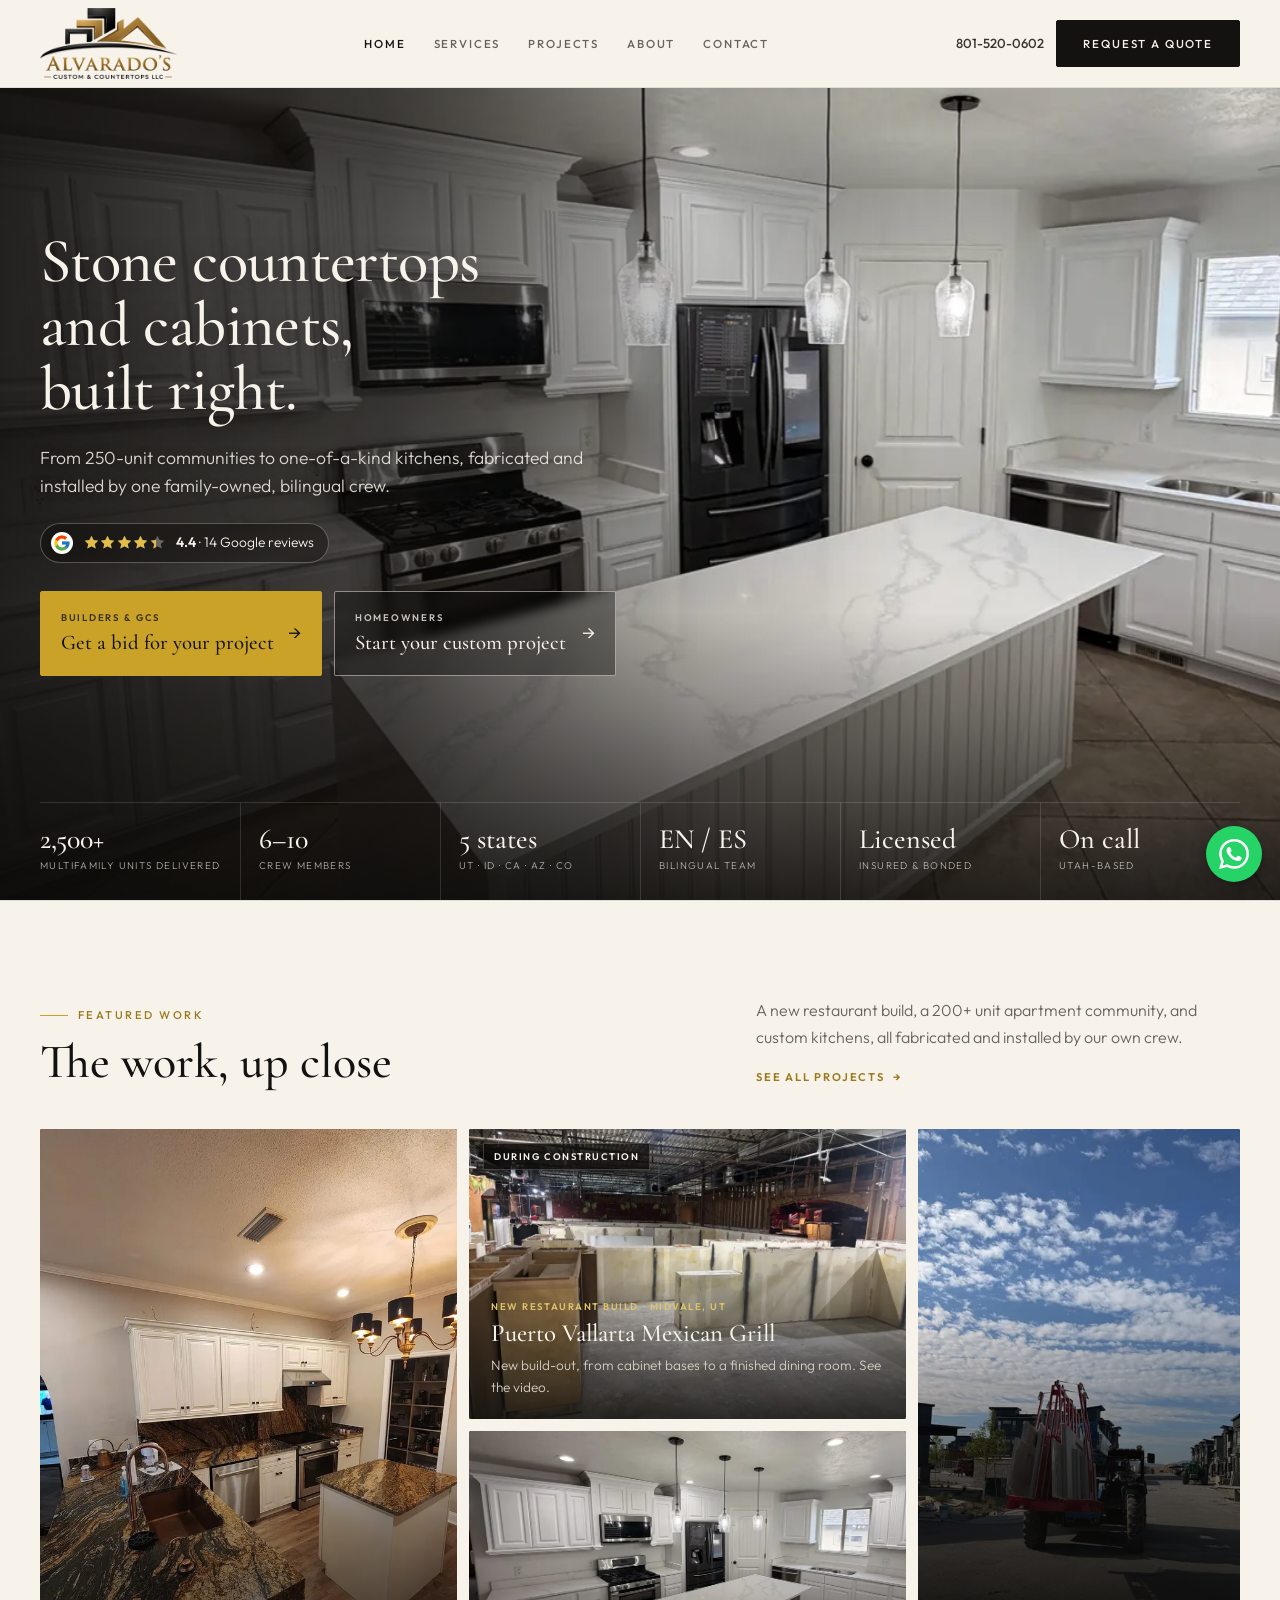
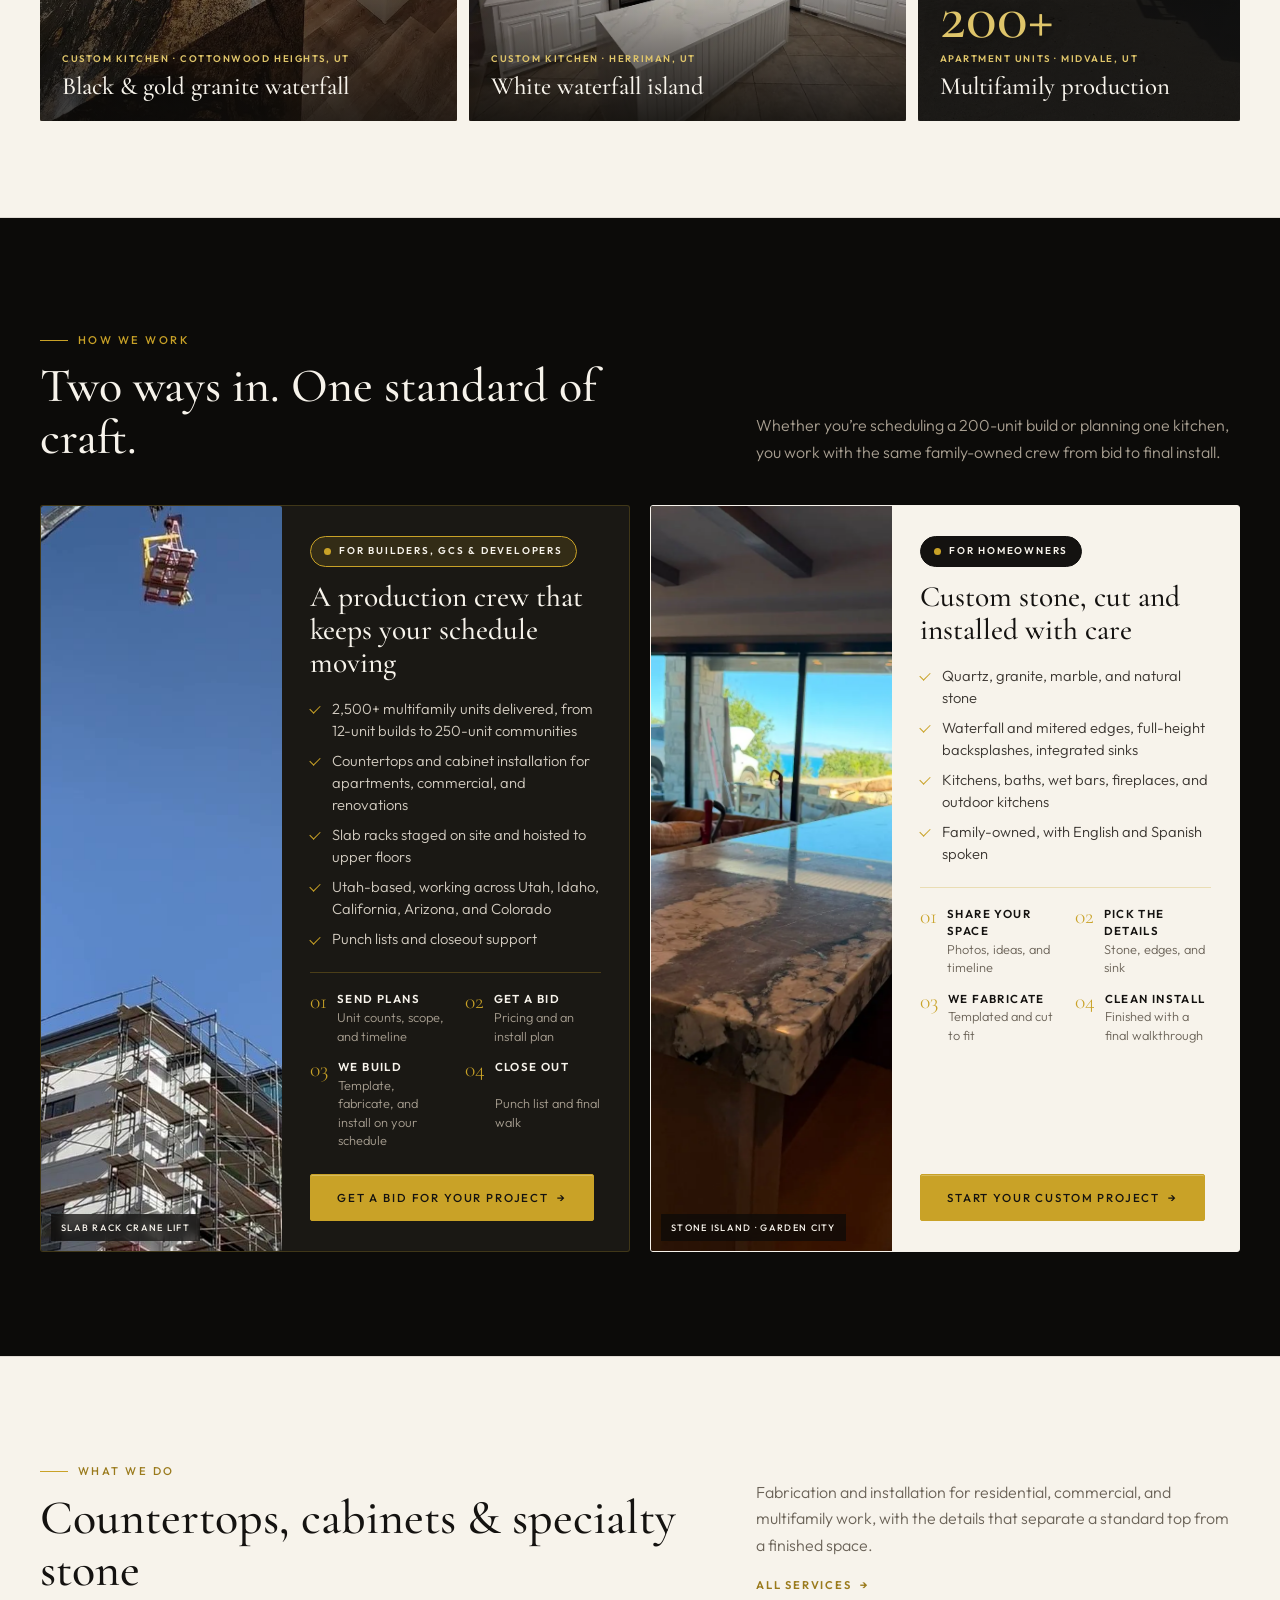
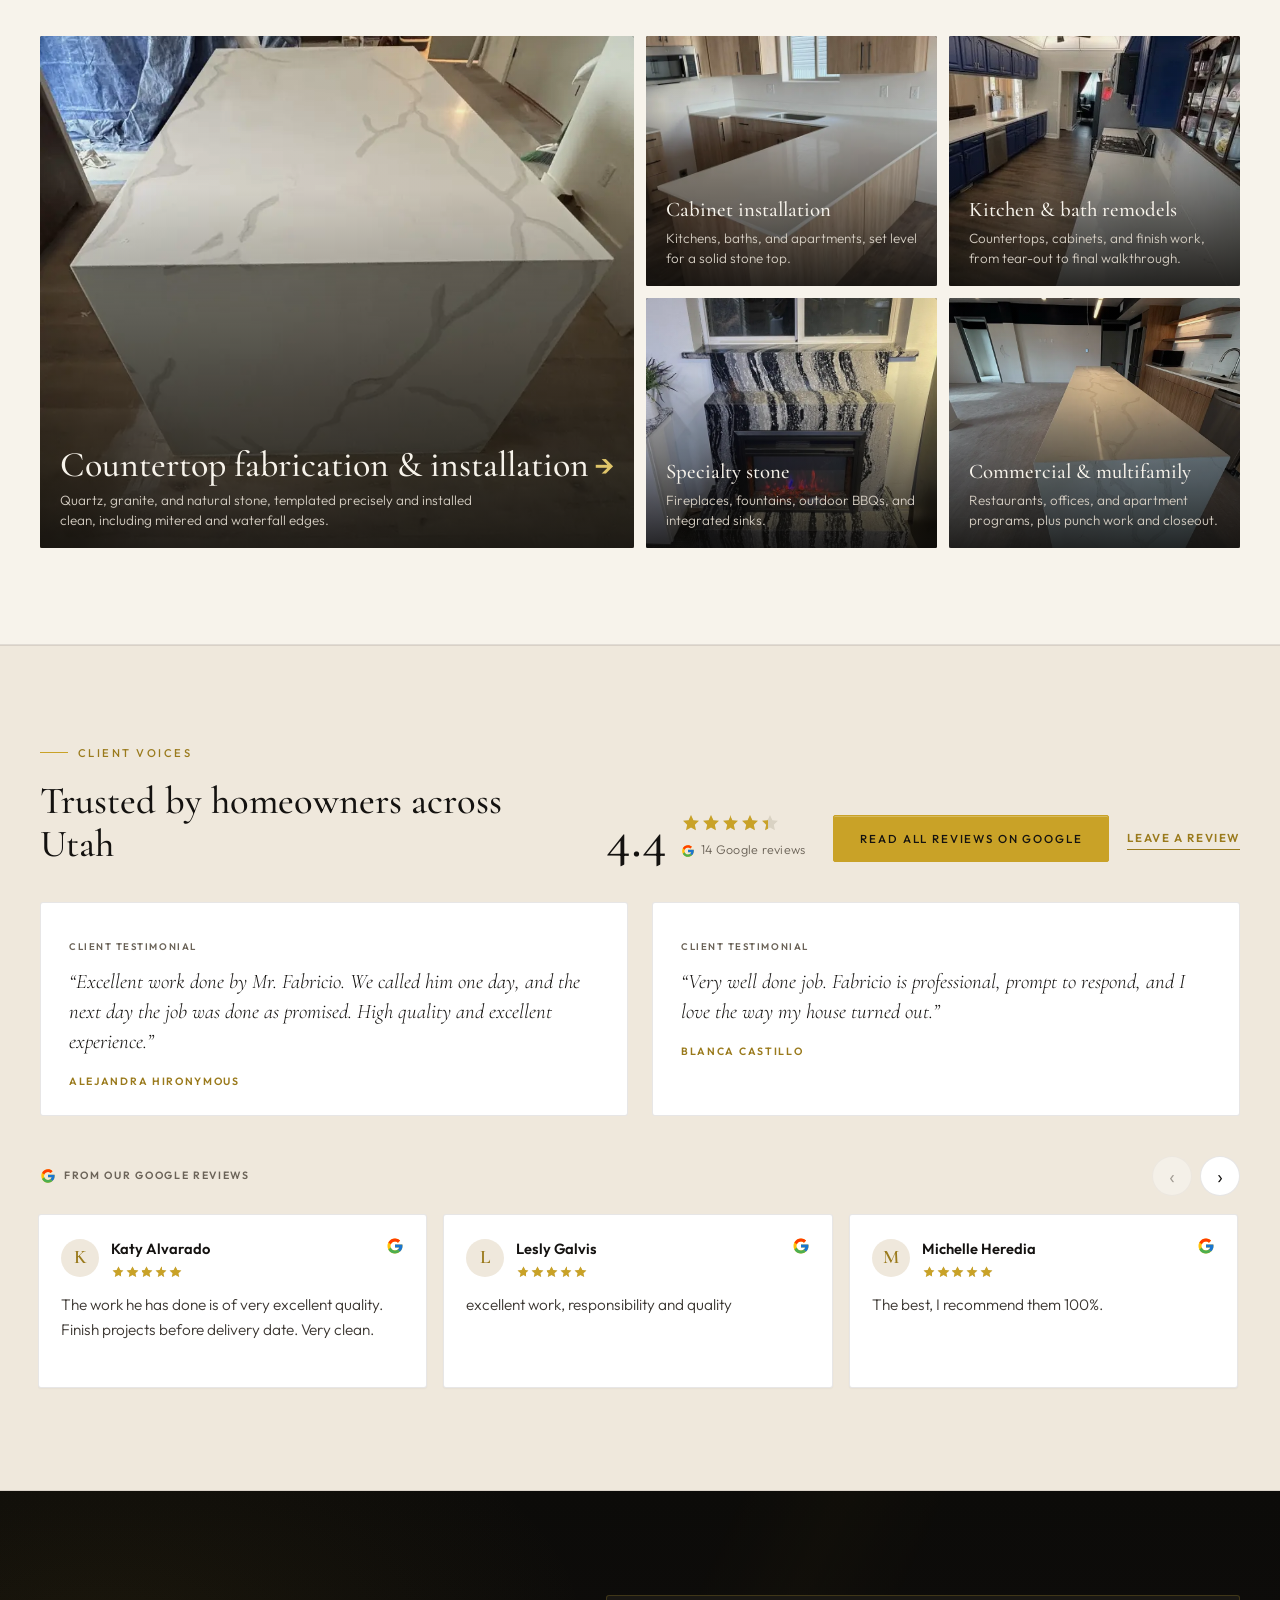
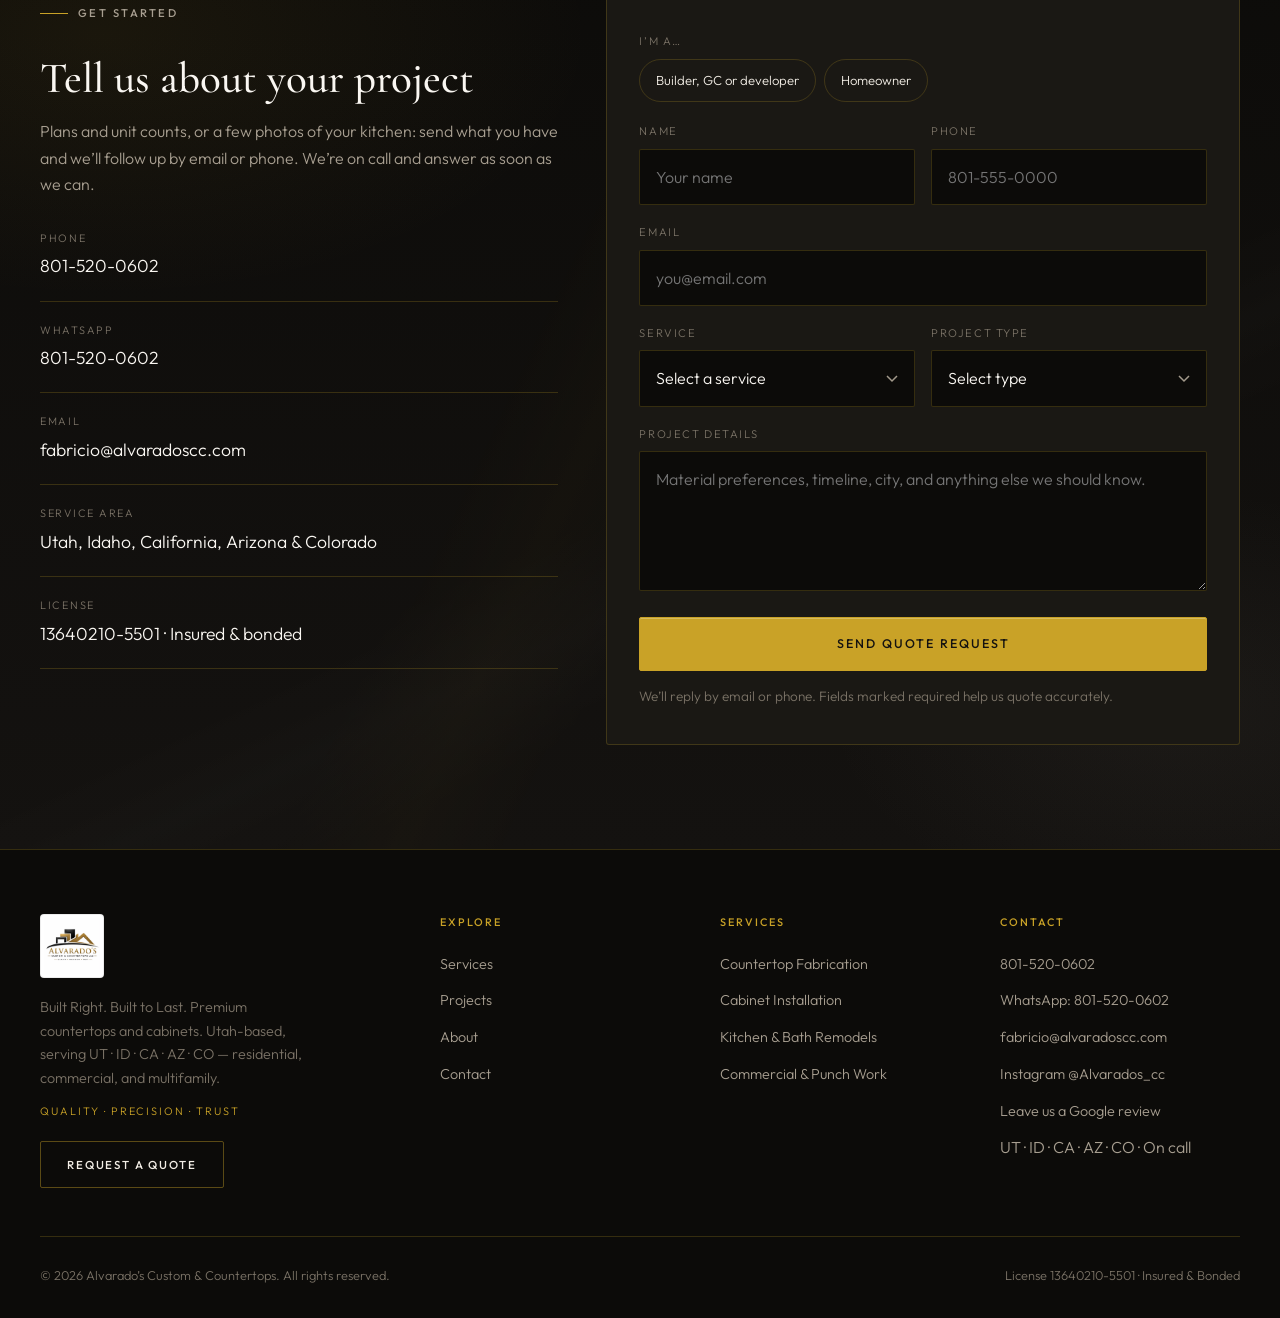
<file: index.html>
<!DOCTYPE html>
<html lang="en">
<head>
  <meta charset="UTF-8">
  <script>document.documentElement.classList.add('js')</script>
  <meta name="viewport" content="width=device-width, initial-scale=1.0">
  <title>Alvarado’s Custom &amp; Countertops | Utah Countertops, Cabinets &amp; Custom Stone</title>
  <meta name="description" content="Family-owned, Utah-based countertop and cabinet crew serving Utah, Idaho, California, Arizona, and Colorado: 2,500+ multifamily units for builders and GCs, plus custom quartz, granite, and stone for homeowners. Bilingual EN/ES.">
  <meta name="robots" content="index, follow">
  <link rel="canonical" href="https://www.alvaradoscc.com/">
  <meta property="og:type" content="website">
  <meta property="og:site_name" content="Alvarado’s Custom &amp; Countertops">
  <meta property="og:title" content="Alvarado’s Custom & Countertops">
  <meta property="og:description" content="Family-owned, Utah-based countertop and cabinet crew serving Utah, Idaho, California, Arizona, and Colorado: 2,500+ multifamily units for builders and GCs, plus custom quartz, granite, and stone for homeowners. Bilingual EN/ES.">
  <meta property="og:url" content="https://www.alvaradoscc.com/">
  <meta property="og:locale" content="en_US">
  <meta name="twitter:card" content="summary_large_image">
  <meta name="twitter:title" content="Alvarado’s Custom & Countertops">
  <meta name="twitter:description" content="Family-owned, Utah-based countertop and cabinet crew serving Utah, Idaho, California, Arizona, and Colorado: 2,500+ multifamily units for builders and GCs, plus custom quartz, granite, and stone for homeowners. Bilingual EN/ES.">
  <meta property="og:image" content="https://www.alvaradoscc.com/assets/home/og-herriman-kitchen.jpg">
  <meta name="twitter:image" content="https://www.alvaradoscc.com/assets/home/og-herriman-kitchen.jpg">
  <link rel="icon" href="/favicon.svg" type="image/svg+xml">
  <link rel="preconnect" href="https://fonts.googleapis.com">
  <link rel="preconnect" href="https://fonts.gstatic.com" crossorigin>
  <link href="https://fonts.googleapis.com/css2?family=Cormorant+Garamond:ital,wght@0,400;0,500;0,600;1,400;1,500&family=Outfit:wght@300;400;500;600&display=swap" rel="stylesheet">
  <link rel="preload" as="image" media="(max-width: 700px)" href="/assets/home/hero-herriman-m.webp" type="image/webp" fetchpriority="high">
  <link rel="preload" as="image" media="(min-width: 701px)" imagesrcset="/assets/home/hero-herriman-1280.webp 1280w, /assets/home/hero-herriman-1920.webp 1920w" imagesizes="100vw" type="image/webp" fetchpriority="high">
  <link rel="stylesheet" href="/css/styles.css">
  <script type="application/ld+json">
  {"@context":"https://schema.org","@type":"HomeAndConstructionBusiness","name":"Alvarado’s Custom & Countertops","url":"https://www.alvaradoscc.com/","logo":"https://www.alvaradoscc.com/assets/logo.jpg","telephone":"+1-801-520-0602","contactPoint":[{"@type":"ContactPoint","telephone":"+1-801-520-0602","contactType":"customer service","availableLanguage":["English","Spanish"],"url":"https://wa.me/18015200602"}],"email":"fabricio@alvaradoscc.com","areaServed":[{"@type":"State","name":"Utah"},{"@type":"State","name":"Idaho"},{"@type":"State","name":"California"},{"@type":"State","name":"Arizona"},{"@type":"State","name":"Colorado"}],"slogan":"Quality · Precision · Trust","knowsLanguage":["en","es"],"sameAs":["https://www.instagram.com/Alvarados_cc/"]}
  </script>
</head>
<body>
  <header class="site-header">
    <div class="nav-inner">
      <a class="logo" href="/">
        <picture>
          <source srcset="/assets/logo-header.webp" type="image/webp">
          <img class="logo-mark" src="/assets/logo-header.png" alt="Alvarado’s Custom &amp; Countertops LLC" width="137" height="72">
        </picture>
      </a>
      <nav class="nav-links" aria-label="Primary">
        <a href="/" class="active" aria-current="page">Home</a>
        <a href="/services">Services</a>
        <a href="/projects">Projects</a>
        <a href="/about">About</a>
        <a href="/contact">Contact</a>
      </nav>
      <div class="nav-actions">
        <a class="nav-phone" href="tel:8015200602">801-520-0602</a>
        <a class="btn btn-primary" href="/contact">Request a Quote</a>
        <a class="nav-call" href="tel:+18015200602" aria-label="Call 801-520-0602"><svg viewBox="0 0 24 24" width="20" height="20" aria-hidden="true" focusable="false"><path fill="currentColor" d="M6.6 10.8a15.1 15.1 0 0 0 6.6 6.6l2.2-2.2a1 1 0 0 1 1-.25 11.4 11.4 0 0 0 3.6.57 1 1 0 0 1 1 1V20a1 1 0 0 1-1 1A17 17 0 0 1 3 4a1 1 0 0 1 1-1h3.5a1 1 0 0 1 1 1c0 1.25.2 2.45.57 3.57a1 1 0 0 1-.25 1z"/></svg></a>
        <button class="menu-toggle" type="button" aria-label="Open menu" aria-expanded="false"><span></span></button>
      </div>
    </div>
  </header>
  <main>
    <section class="hm-hero2" aria-labelledby="hm-title">
      <div class="hm-hero2-bg" data-hero-slides>
        <div class="hm-slide is-active is-zoom">
          <picture>
            <source media="(max-width: 700px)" srcset="/assets/home/hero-herriman-m.webp" type="image/webp">
            <source media="(max-width: 700px)" srcset="/assets/home/hero-herriman-m.jpg">
            <source srcset="/assets/home/hero-herriman-1280.webp 1280w, /assets/home/hero-herriman-1920.webp 1920w" sizes="100vw" type="image/webp">
            <img src="/assets/home/hero-herriman-1920.jpg" srcset="/assets/home/hero-herriman-1280.jpg 1280w, /assets/home/hero-herriman-1920.jpg 1920w" sizes="100vw" alt="White stone waterfall island with soft gray veining under three glass pendants in a custom Herriman, Utah kitchen with white cabinetry" width="1920" height="1200" fetchpriority="high" decoding="async">
          </picture>
        </div>
        <div class="hm-slide" aria-hidden="true" data-slide="/assets/home/hero-commons"></div>
        <div class="hm-slide" aria-hidden="true" data-slide="/assets/home/hero-office"></div>
      </div>
      <div class="container hm-hero2-inner">
        <div class="hm-hero2-copy">
          <h1 id="hm-title">Stone countertops and cabinets, built&nbsp;right.</h1>
          <p class="hm-hero2-lead">From 250-unit communities to one-of-a-kind kitchens, fabricated and installed by one family-owned, bilingual crew.</p>
          <a class="hm-rating" href="https://maps.google.com/?cid=10222302035466745720" target="_blank" rel="noopener" aria-label="Rated 4.4 out of 5 from 14 Google reviews (opens Google)">
            <svg class="g-mark" viewBox="0 0 48 48" width="18" height="18" aria-hidden="true" focusable="false"><path fill="#FFC107" d="M43.611 20.083H42V20H24v8h11.303c-1.649 4.657-6.08 8-11.303 8-6.627 0-12-5.373-12-12s5.373-12 12-12c3.059 0 5.842 1.154 7.961 3.039l5.657-5.657C34.046 6.053 29.268 4 24 4 12.955 4 4 12.955 4 24s8.955 20 20 20 20-8.955 20-20c0-1.341-.138-2.65-.389-3.917z"/><path fill="#FF3D00" d="M6.306 14.691l6.571 4.819C14.655 15.108 18.961 12 24 12c3.059 0 5.842 1.154 7.961 3.039l5.657-5.657C34.046 6.053 29.268 4 24 4 16.318 4 9.656 8.337 6.306 14.691z"/><path fill="#4CAF50" d="M24 44c5.166 0 9.86-1.977 13.409-5.192l-6.19-5.238A11.91 11.91 0 0 1 24 36c-5.202 0-9.619-3.317-11.283-7.946l-6.522 5.025C9.505 39.556 16.227 44 24 44z"/><path fill="#1976D2" d="M43.611 20.083H42V20H24v8h11.303a12.04 12.04 0 0 1-4.087 5.571l.003-.002 6.19 5.238C36.971 39.205 44 34 44 24c0-1.341-.138-2.65-.389-3.917z"/></svg><span class="rv-stars" aria-hidden="true"><span class="rv-stars-fill" style="width:88%"></span></span><span class="hm-rating-text"><strong>4.4</strong> · 14 Google reviews</span>
          </a>
          <div class="hm-paths">
            <a class="hm-path hm-path--pro" href="#quote" data-audience="Builder / GC / developer">
              <span class="hm-path-kicker">Builders &amp; GCs</span>
              <span class="hm-path-label">Get a bid for your project</span>
              <span class="hm-arrow" aria-hidden="true">&rarr;</span>
            </a>
            <a class="hm-path hm-path--home" href="#quote" data-audience="Homeowner">
              <span class="hm-path-kicker">Homeowners</span>
              <span class="hm-path-label">Start your custom project</span>
              <span class="hm-arrow" aria-hidden="true">&rarr;</span>
            </a>
          </div>
        </div>
      </div>
      <div class="container hm-hero2-proof">
        <ul class="hm-proof" aria-label="Why builders and homeowners hire us">
          <li><strong>2,500+</strong><span>Multifamily units delivered</span></li>
          <li><strong>6&ndash;10</strong><span>Crew members</span></li>
          <li><strong>5 states</strong><span>UT · ID · CA · AZ · CO</span></li>
          <li><strong>EN / ES</strong><span>Bilingual team</span></li>
          <li><strong>Licensed</strong><span>Insured &amp; bonded</span></li>
          <li><strong>On call</strong><span>Utah-based</span></li>
        </ul>
      </div>
    </section>

    <section class="section section-cream hm-work" aria-labelledby="work-title">
      <div class="container">
        <div class="hm-head">
          <div>
            <p class="eyebrow">Featured work</p>
            <h2 id="work-title">The work, up close</h2>
          </div>
          <div class="hm-head-side">
            <p>A new restaurant build, a 200+ unit apartment community, and custom kitchens, all fabricated and installed by our own crew.</p>
            <a class="hm-textlink" href="/projects">See all projects <span class="hm-arrow" aria-hidden="true">&rarr;</span></a>
          </div>
        </div>
        <div class="hm-work-grid">
          <a class="hm-work-tile hm-w-cottonwood" href="/projects#cottonwood-heights-kitchen">
            <picture>
              <source srcset="/assets/home/cottonwood-waterfall.webp" type="image/webp">
              <img src="/assets/home/cottonwood-waterfall.jpg" alt="Custom Cottonwood Heights, Utah kitchen with a black and gold granite waterfall peninsula, island, and copper undermount sink" width="720" height="960" loading="lazy" decoding="async">
            </picture>
            <span class="hm-work-text">
              <span class="hm-work-tag">Custom kitchen · Cottonwood Heights, UT</span>
              <span class="hm-work-title">Black &amp; gold granite waterfall</span>
            </span>
          </a>
          <a class="hm-work-tile hm-w-pv" href="/projects#puerto-vallarta-midvale">
            <picture>
              <source srcset="/assets/home/pv-during-construction.webp" type="image/webp">
              <img src="/assets/home/pv-during-construction.jpg" alt="Puerto Vallarta Mexican Grill in Midvale, Utah, during construction: new restaurant interior with cabinet bases and pony walls ready for commercial countertops" width="960" height="720" loading="lazy" decoding="async">
            </picture>
            <span class="hm-work-text">
              <span class="hm-work-tag">New restaurant build · Midvale, UT</span>
              <span class="hm-work-title">Puerto Vallarta Mexican Grill</span>
              <span class="hm-work-sub">New build-out, from cabinet bases to a finished dining room. See the video.</span>
            </span>
          </a>
          <a class="hm-work-tile hm-w-midvale" href="/projects#midvale-200-apartments">
            <picture>
              <source srcset="/assets/home/midvale-telehandler.webp" type="image/webp">
              <img src="/assets/home/midvale-telehandler.jpg" alt="Telehandler carrying a rack of countertop slabs at a 200+ unit multifamily apartment project in Midvale, Utah" width="600" height="800" loading="lazy" decoding="async">
            </picture>
            <span class="hm-work-text">
              <span class="hm-work-stat">200+</span>
              <span class="hm-work-tag">Apartment units · Midvale, UT</span>
              <span class="hm-work-title">Multifamily production</span>
            </span>
          </a>
          <a class="hm-work-tile hm-w-herriman" href="/projects#herriman-kitchen">
            <picture>
              <source srcset="/assets/home/herriman-waterfall.webp" type="image/webp">
              <img src="/assets/home/herriman-waterfall.jpg" alt="White stone waterfall island with soft gray veining under glass pendants in a custom Herriman, Utah kitchen" width="960" height="729" loading="lazy" decoding="async">
            </picture>
            <span class="hm-work-text">
              <span class="hm-work-tag">Custom kitchen · Herriman, UT</span>
              <span class="hm-work-title">White waterfall island</span>
            </span>
          </a>
        </div>
      </div>
    </section>

    <section class="section hm-how" id="how-we-work" aria-labelledby="how-title">
      <div class="container">
        <div class="hm-head hm-head--dark">
          <div>
            <p class="eyebrow">How we work</p>
            <h2 id="how-title">Two ways in. One standard of craft.</h2>
          </div>
          <p class="hm-head-side">Whether you’re scheduling a 200-unit build or planning one kitchen, you work with the same family-owned crew from bid to final install.</p>
        </div>
        <div class="hm-panels">
          <article class="hm-panel hm-panel--pro">
            <figure class="hm-panel-media video-figure">
              <video class="inline-video" muted loop playsinline preload="none" width="608" height="1080"
                poster="/assets/home/crane-slab-rack-poster.jpg"
                aria-label="Video: tower crane lifting a rack of countertop slabs up to a scaffolded multifamily building under construction">
                <source src="/assets/home/crane-slab-rack.mp4" type="video/mp4">
              </video>
              <figcaption>Slab rack crane lift</figcaption>
            </figure>
            <div class="hm-panel-head">
              <p class="pj-audience pj-audience--pro">For builders, GCs &amp; developers</p>
              <h3>A production crew that keeps your schedule moving</h3>
            </div>
            <ul class="hm-checks">
              <li>2,500+ multifamily units delivered, from 12-unit builds to 250-unit communities</li>
              <li>Countertops and cabinet installation for apartments, commercial, and renovations</li>
              <li>Slab racks staged on site and hoisted to upper floors</li>
              <li>Utah-based, working across Utah, Idaho, California, Arizona, and Colorado</li>
              <li>Punch lists and closeout support</li>
            </ul>
            <ol class="hm-steps">
              <li><strong>Send plans</strong> Unit counts, scope, and timeline</li>
              <li><strong>Get a bid</strong> Pricing and an install plan</li>
              <li><strong>We build</strong> Template, fabricate, and install on your schedule</li>
              <li><strong>Close out</strong> Punch list and final walk</li>
            </ol>
            <a class="btn btn-primary hm-panel-cta" href="#quote" data-audience="Builder / GC / developer">Get a bid for your project <span class="hm-arrow" aria-hidden="true">&rarr;</span></a>
          </article>
          <article class="hm-panel hm-panel--home">
            <figure class="hm-panel-media">
              <picture>
                <source srcset="/assets/home/bear-lake-island.webp" type="image/webp">
                <img src="/assets/home/bear-lake-island.jpg" alt="Thick natural stone kitchen island with dramatic gray and white veining in front of Bear Lake view windows, custom home in Garden City, Utah" width="900" height="1604" loading="lazy" decoding="async">
              </picture>
              <figcaption>Stone island · Garden City</figcaption>
            </figure>
            <div class="hm-panel-head">
              <p class="pj-audience pj-audience--home">For homeowners</p>
              <h3>Custom stone, cut and installed with care</h3>
            </div>
            <ul class="hm-checks">
              <li>Quartz, granite, marble, and natural stone</li>
              <li>Waterfall and mitered edges, full-height backsplashes, integrated sinks</li>
              <li>Kitchens, baths, wet bars, fireplaces, and outdoor kitchens</li>
              <li>Family-owned, with English and Spanish spoken</li>
            </ul>
            <ol class="hm-steps">
              <li><strong>Share your space</strong> Photos, ideas, and timeline</li>
              <li><strong>Pick the details</strong> Stone, edges, and sink</li>
              <li><strong>We fabricate</strong> Templated and cut to fit</li>
              <li><strong>Clean install</strong> Finished with a final walkthrough</li>
            </ol>
            <a class="btn btn-primary hm-panel-cta" href="#quote" data-audience="Homeowner">Start your custom project <span class="hm-arrow" aria-hidden="true">&rarr;</span></a>
          </article>
        </div>
      </div>
    </section>

    <section class="section section-cream hm-services" aria-labelledby="svc-title">
      <div class="container">
        <div class="hm-head">
          <div>
            <p class="eyebrow">What we do</p>
            <h2 id="svc-title">Countertops, cabinets &amp; specialty stone</h2>
          </div>
          <div class="hm-head-side">
            <p>Fabrication and installation for residential, commercial, and multifamily work, with the details that separate a standard top from a finished space.</p>
            <a class="hm-textlink" href="/services">All services <span class="hm-arrow" aria-hidden="true">&rarr;</span></a>
          </div>
        </div>
        <div class="hm-svc-grid">
          <a class="hm-svc hm-svc--lead" href="/services#fabrication">
            <picture>
              <source srcset="/assets/home/eden-mitered-leg.webp" type="image/webp">
              <img src="/assets/home/eden-mitered-leg.jpg" alt="White stone countertop with bold gray veining and a mitered waterfall leg, vein-matched across the edge" width="900" height="900" loading="lazy" decoding="async">
            </picture>
            <span class="hm-svc-text">
              <span class="hm-svc-title">Countertop fabrication &amp; installation</span>
              <span class="hm-svc-desc">Quartz, granite, and natural stone, templated precisely and installed clean, including mitered and waterfall edges.</span>
            </span>
          </a>
          <a class="hm-svc " href="/services#cabinets">
            <picture>
              <source srcset="/assets/home/mf-white-peninsula.webp" type="image/webp">
              <img src="/assets/home/mf-white-peninsula.jpg" alt="Light wood kitchen cabinets with a white stone L-shaped peninsula countertop in an apartment unit" width="960" height="540" loading="lazy" decoding="async">
            </picture>
            <span class="hm-svc-text">
              <span class="hm-svc-title">Cabinet installation</span>
              <span class="hm-svc-desc">Kitchens, baths, and apartments, set level for a solid stone top.</span>
            </span>
          </a>
          <a class="hm-svc " href="/services#remodeling">
            <picture>
              <source srcset="/assets/home/navy-galley.webp" type="image/webp">
              <img src="/assets/home/navy-galley.jpg" alt="Remodeled galley kitchen with long white stone countertops, royal navy blue raised-panel cabinets, and a gas range" width="505" height="520" loading="lazy" decoding="async">
            </picture>
            <span class="hm-svc-text">
              <span class="hm-svc-title">Kitchen &amp; bath remodels</span>
              <span class="hm-svc-desc">Countertops, cabinets, and finish work, from tear-out to final walkthrough.</span>
            </span>
          </a>
          <a class="hm-svc " href="/services#specialty">
            <picture>
              <source srcset="/assets/home/draper-fireplace.webp" type="image/webp">
              <img src="/assets/home/draper-fireplace.jpg" alt="Custom black and white granite fireplace surround with mitered edges in Draper, Utah" width="720" height="960" loading="lazy" decoding="async">
            </picture>
            <span class="hm-svc-text">
              <span class="hm-svc-title">Specialty stone</span>
              <span class="hm-svc-desc">Fireplaces, fountains, outdoor BBQs, and integrated sinks.</span>
            </span>
          </a>
          <a class="hm-svc " href="/services#commercial">
            <picture>
              <source srcset="/assets/home/slc-commons-island.webp" type="image/webp">
              <img src="/assets/home/slc-commons-island.jpg" alt="Oversized white stone waterfall island with gray veining in a large commons area and community kitchen, downtown Salt Lake City, Utah" width="900" height="945" loading="lazy" decoding="async">
            </picture>
            <span class="hm-svc-text">
              <span class="hm-svc-title">Commercial &amp; multifamily</span>
              <span class="hm-svc-desc">Restaurants, offices, and apartment programs, plus punch work and closeout.</span>
            </span>
          </a>
        </div>
      </div>
    </section>

    <section class="section hm-reviews" aria-labelledby="reviews-title">
      <div class="container">
        <div class="rv-head">
          <div>
            <p class="eyebrow">Client voices</p>
            <h2 id="reviews-title">Trusted by homeowners across Utah</h2>
          </div>
          <div class="rv-summary">
            <div class="rv-score">
              <span class="rv-num">4.4</span>
              <div>
                <span class="rv-stars" role="img" aria-label="Rated 4.4 out of 5"><span class="rv-stars-fill" style="width:88%"></span></span>
                <span class="rv-count"><svg class="g-mark" viewBox="0 0 48 48" width="18" height="18" aria-hidden="true" focusable="false"><path fill="#FFC107" d="M43.611 20.083H42V20H24v8h11.303c-1.649 4.657-6.08 8-11.303 8-6.627 0-12-5.373-12-12s5.373-12 12-12c3.059 0 5.842 1.154 7.961 3.039l5.657-5.657C34.046 6.053 29.268 4 24 4 12.955 4 4 12.955 4 24s8.955 20 20 20 20-8.955 20-20c0-1.341-.138-2.65-.389-3.917z"/><path fill="#FF3D00" d="M6.306 14.691l6.571 4.819C14.655 15.108 18.961 12 24 12c3.059 0 5.842 1.154 7.961 3.039l5.657-5.657C34.046 6.053 29.268 4 24 4 16.318 4 9.656 8.337 6.306 14.691z"/><path fill="#4CAF50" d="M24 44c5.166 0 9.86-1.977 13.409-5.192l-6.19-5.238A11.91 11.91 0 0 1 24 36c-5.202 0-9.619-3.317-11.283-7.946l-6.522 5.025C9.505 39.556 16.227 44 24 44z"/><path fill="#1976D2" d="M43.611 20.083H42V20H24v8h11.303a12.04 12.04 0 0 1-4.087 5.571l.003-.002 6.19 5.238C36.971 39.205 44 34 44 24c0-1.341-.138-2.65-.389-3.917z"/></svg>14 Google reviews</span>
              </div>
            </div>
            <div class="rv-actions">
              <a class="btn btn-primary" href="https://maps.google.com/?cid=10222302035466745720" target="_blank" rel="noopener">Read all reviews on Google</a>
              <a class="rv-textlink" href="https://search.google.com/local/writereview?placeid=ChIJxzX1OnHylA4ReHe_iorp3I0" target="_blank" rel="noopener">Leave a review</a>
            </div>
          </div>
        </div>
        <div class="hm-quotes">
          <figure class="hm-quote">
            <span class="rv-label">Client testimonial</span>
            <blockquote>“Excellent work done by Mr. Fabricio. We called him one day, and the next day the job was done as promised. High quality and excellent experience.”</blockquote>
            <figcaption>Alejandra Hironymous</figcaption>
          </figure>
          <figure class="hm-quote">
            <span class="rv-label">Client testimonial</span>
            <blockquote>“Very well done job. Fabricio is professional, prompt to respond, and I love the way my house turned out.”</blockquote>
            <figcaption>Blanca Castillo</figcaption>
          </figure>
        </div>
        <div class="rv-carousel">
          <div class="rv-carousel-head">
            <p class="rv-kicker"><svg class="g-mark" viewBox="0 0 48 48" width="18" height="18" aria-hidden="true" focusable="false"><path fill="#FFC107" d="M43.611 20.083H42V20H24v8h11.303c-1.649 4.657-6.08 8-11.303 8-6.627 0-12-5.373-12-12s5.373-12 12-12c3.059 0 5.842 1.154 7.961 3.039l5.657-5.657C34.046 6.053 29.268 4 24 4 12.955 4 4 12.955 4 24s8.955 20 20 20 20-8.955 20-20c0-1.341-.138-2.65-.389-3.917z"/><path fill="#FF3D00" d="M6.306 14.691l6.571 4.819C14.655 15.108 18.961 12 24 12c3.059 0 5.842 1.154 7.961 3.039l5.657-5.657C34.046 6.053 29.268 4 24 4 16.318 4 9.656 8.337 6.306 14.691z"/><path fill="#4CAF50" d="M24 44c5.166 0 9.86-1.977 13.409-5.192l-6.19-5.238A11.91 11.91 0 0 1 24 36c-5.202 0-9.619-3.317-11.283-7.946l-6.522 5.025C9.505 39.556 16.227 44 24 44z"/><path fill="#1976D2" d="M43.611 20.083H42V20H24v8h11.303a12.04 12.04 0 0 1-4.087 5.571l.003-.002 6.19 5.238C36.971 39.205 44 34 44 24c0-1.341-.138-2.65-.389-3.917z"/></svg>From our Google reviews</p>
            <div class="rv-nav">
              <button class="rv-prev" type="button" aria-label="Previous reviews">&#8249;</button>
              <button class="rv-next" type="button" aria-label="Next reviews">&#8250;</button>
            </div>
          </div>
          <div class="rv-track" role="region" aria-label="Google reviews" tabindex="0">
            <figure class="rv-card">
              <div class="rv-card-top">
                <span class="rv-avatar" aria-hidden="true">K</span>
                <figcaption class="rv-who"><span class="rv-name">Katy Alvarado</span><span class="rv-stars" role="img" aria-label="Rated 5 out of 5"><span class="rv-stars-fill" style="width:100%"></span></span></figcaption>
                <svg class="g-mark" viewBox="0 0 48 48" width="18" height="18" aria-hidden="true" focusable="false"><path fill="#FFC107" d="M43.611 20.083H42V20H24v8h11.303c-1.649 4.657-6.08 8-11.303 8-6.627 0-12-5.373-12-12s5.373-12 12-12c3.059 0 5.842 1.154 7.961 3.039l5.657-5.657C34.046 6.053 29.268 4 24 4 12.955 4 4 12.955 4 24s8.955 20 20 20 20-8.955 20-20c0-1.341-.138-2.65-.389-3.917z"/><path fill="#FF3D00" d="M6.306 14.691l6.571 4.819C14.655 15.108 18.961 12 24 12c3.059 0 5.842 1.154 7.961 3.039l5.657-5.657C34.046 6.053 29.268 4 24 4 16.318 4 9.656 8.337 6.306 14.691z"/><path fill="#4CAF50" d="M24 44c5.166 0 9.86-1.977 13.409-5.192l-6.19-5.238A11.91 11.91 0 0 1 24 36c-5.202 0-9.619-3.317-11.283-7.946l-6.522 5.025C9.505 39.556 16.227 44 24 44z"/><path fill="#1976D2" d="M43.611 20.083H42V20H24v8h11.303a12.04 12.04 0 0 1-4.087 5.571l.003-.002 6.19 5.238C36.971 39.205 44 34 44 24c0-1.341-.138-2.65-.389-3.917z"/></svg>
              </div>
              <blockquote class="rv-text"><p>The work he has done is of very excellent quality. Finish projects before delivery date. Very clean.</p></blockquote>
              <button class="rv-more" type="button" aria-expanded="false" hidden>Read more</button>
            </figure>
            <figure class="rv-card">
              <div class="rv-card-top">
                <span class="rv-avatar" aria-hidden="true">L</span>
                <figcaption class="rv-who"><span class="rv-name">Lesly Galvis</span><span class="rv-stars" role="img" aria-label="Rated 5 out of 5"><span class="rv-stars-fill" style="width:100%"></span></span></figcaption>
                <svg class="g-mark" viewBox="0 0 48 48" width="18" height="18" aria-hidden="true" focusable="false"><path fill="#FFC107" d="M43.611 20.083H42V20H24v8h11.303c-1.649 4.657-6.08 8-11.303 8-6.627 0-12-5.373-12-12s5.373-12 12-12c3.059 0 5.842 1.154 7.961 3.039l5.657-5.657C34.046 6.053 29.268 4 24 4 12.955 4 4 12.955 4 24s8.955 20 20 20 20-8.955 20-20c0-1.341-.138-2.65-.389-3.917z"/><path fill="#FF3D00" d="M6.306 14.691l6.571 4.819C14.655 15.108 18.961 12 24 12c3.059 0 5.842 1.154 7.961 3.039l5.657-5.657C34.046 6.053 29.268 4 24 4 16.318 4 9.656 8.337 6.306 14.691z"/><path fill="#4CAF50" d="M24 44c5.166 0 9.86-1.977 13.409-5.192l-6.19-5.238A11.91 11.91 0 0 1 24 36c-5.202 0-9.619-3.317-11.283-7.946l-6.522 5.025C9.505 39.556 16.227 44 24 44z"/><path fill="#1976D2" d="M43.611 20.083H42V20H24v8h11.303a12.04 12.04 0 0 1-4.087 5.571l.003-.002 6.19 5.238C36.971 39.205 44 34 44 24c0-1.341-.138-2.65-.389-3.917z"/></svg>
              </div>
              <blockquote class="rv-text"><p>excellent work, responsibility and quality</p></blockquote>
              <button class="rv-more" type="button" aria-expanded="false" hidden>Read more</button>
            </figure>
            <figure class="rv-card">
              <div class="rv-card-top">
                <span class="rv-avatar" aria-hidden="true">M</span>
                <figcaption class="rv-who"><span class="rv-name">Michelle Heredia</span><span class="rv-stars" role="img" aria-label="Rated 5 out of 5"><span class="rv-stars-fill" style="width:100%"></span></span></figcaption>
                <svg class="g-mark" viewBox="0 0 48 48" width="18" height="18" aria-hidden="true" focusable="false"><path fill="#FFC107" d="M43.611 20.083H42V20H24v8h11.303c-1.649 4.657-6.08 8-11.303 8-6.627 0-12-5.373-12-12s5.373-12 12-12c3.059 0 5.842 1.154 7.961 3.039l5.657-5.657C34.046 6.053 29.268 4 24 4 12.955 4 4 12.955 4 24s8.955 20 20 20 20-8.955 20-20c0-1.341-.138-2.65-.389-3.917z"/><path fill="#FF3D00" d="M6.306 14.691l6.571 4.819C14.655 15.108 18.961 12 24 12c3.059 0 5.842 1.154 7.961 3.039l5.657-5.657C34.046 6.053 29.268 4 24 4 16.318 4 9.656 8.337 6.306 14.691z"/><path fill="#4CAF50" d="M24 44c5.166 0 9.86-1.977 13.409-5.192l-6.19-5.238A11.91 11.91 0 0 1 24 36c-5.202 0-9.619-3.317-11.283-7.946l-6.522 5.025C9.505 39.556 16.227 44 24 44z"/><path fill="#1976D2" d="M43.611 20.083H42V20H24v8h11.303a12.04 12.04 0 0 1-4.087 5.571l.003-.002 6.19 5.238C36.971 39.205 44 34 44 24c0-1.341-.138-2.65-.389-3.917z"/></svg>
              </div>
              <blockquote class="rv-text"><p>The best, I recommend them 100%.</p></blockquote>
              <button class="rv-more" type="button" aria-expanded="false" hidden>Read more</button>
            </figure>
            <figure class="rv-card">
              <div class="rv-card-top">
                <span class="rv-avatar" aria-hidden="true">A</span>
                <figcaption class="rv-who"><span class="rv-name">Alex David Martínez Zepeda</span><span class="rv-stars" role="img" aria-label="Rated 5 out of 5"><span class="rv-stars-fill" style="width:100%"></span></span></figcaption>
                <svg class="g-mark" viewBox="0 0 48 48" width="18" height="18" aria-hidden="true" focusable="false"><path fill="#FFC107" d="M43.611 20.083H42V20H24v8h11.303c-1.649 4.657-6.08 8-11.303 8-6.627 0-12-5.373-12-12s5.373-12 12-12c3.059 0 5.842 1.154 7.961 3.039l5.657-5.657C34.046 6.053 29.268 4 24 4 12.955 4 4 12.955 4 24s8.955 20 20 20 20-8.955 20-20c0-1.341-.138-2.65-.389-3.917z"/><path fill="#FF3D00" d="M6.306 14.691l6.571 4.819C14.655 15.108 18.961 12 24 12c3.059 0 5.842 1.154 7.961 3.039l5.657-5.657C34.046 6.053 29.268 4 24 4 16.318 4 9.656 8.337 6.306 14.691z"/><path fill="#4CAF50" d="M24 44c5.166 0 9.86-1.977 13.409-5.192l-6.19-5.238A11.91 11.91 0 0 1 24 36c-5.202 0-9.619-3.317-11.283-7.946l-6.522 5.025C9.505 39.556 16.227 44 24 44z"/><path fill="#1976D2" d="M43.611 20.083H42V20H24v8h11.303a12.04 12.04 0 0 1-4.087 5.571l.003-.002 6.19 5.238C36.971 39.205 44 34 44 24c0-1.341-.138-2.65-.389-3.917z"/></svg>
              </div>
              <blockquote class="rv-text" lang="es"><p>Mande a rehacer mi cocina con el y la verdad el muchacho trabaja muy bien mi esposa quedó encantada con su cocina, excelente trabajo</p></blockquote>
              <button class="rv-more" type="button" aria-expanded="false" hidden>Read more</button>
            </figure>
            <figure class="rv-card">
              <div class="rv-card-top">
                <span class="rv-avatar" aria-hidden="true">L</span>
                <figcaption class="rv-who"><span class="rv-name">Leonardo Manzanillo</span><span class="rv-stars" role="img" aria-label="Rated 5 out of 5"><span class="rv-stars-fill" style="width:100%"></span></span></figcaption>
                <svg class="g-mark" viewBox="0 0 48 48" width="18" height="18" aria-hidden="true" focusable="false"><path fill="#FFC107" d="M43.611 20.083H42V20H24v8h11.303c-1.649 4.657-6.08 8-11.303 8-6.627 0-12-5.373-12-12s5.373-12 12-12c3.059 0 5.842 1.154 7.961 3.039l5.657-5.657C34.046 6.053 29.268 4 24 4 12.955 4 4 12.955 4 24s8.955 20 20 20 20-8.955 20-20c0-1.341-.138-2.65-.389-3.917z"/><path fill="#FF3D00" d="M6.306 14.691l6.571 4.819C14.655 15.108 18.961 12 24 12c3.059 0 5.842 1.154 7.961 3.039l5.657-5.657C34.046 6.053 29.268 4 24 4 16.318 4 9.656 8.337 6.306 14.691z"/><path fill="#4CAF50" d="M24 44c5.166 0 9.86-1.977 13.409-5.192l-6.19-5.238A11.91 11.91 0 0 1 24 36c-5.202 0-9.619-3.317-11.283-7.946l-6.522 5.025C9.505 39.556 16.227 44 24 44z"/><path fill="#1976D2" d="M43.611 20.083H42V20H24v8h11.303a12.04 12.04 0 0 1-4.087 5.571l.003-.002 6.19 5.238C36.971 39.205 44 34 44 24c0-1.341-.138-2.65-.389-3.917z"/></svg>
              </div>
              <blockquote class="rv-text" lang="es"><p>Muy buen trabajo profesional en lo que hacen los recomiendo al 100%</p></blockquote>
              <button class="rv-more" type="button" aria-expanded="false" hidden>Read more</button>
            </figure>
            <figure class="rv-card">
              <div class="rv-card-top">
                <span class="rv-avatar" aria-hidden="true">G</span>
                <figcaption class="rv-who"><span class="rv-name">Gonzalo Gonzalez flores</span><span class="rv-stars" role="img" aria-label="Rated 5 out of 5"><span class="rv-stars-fill" style="width:100%"></span></span></figcaption>
                <svg class="g-mark" viewBox="0 0 48 48" width="18" height="18" aria-hidden="true" focusable="false"><path fill="#FFC107" d="M43.611 20.083H42V20H24v8h11.303c-1.649 4.657-6.08 8-11.303 8-6.627 0-12-5.373-12-12s5.373-12 12-12c3.059 0 5.842 1.154 7.961 3.039l5.657-5.657C34.046 6.053 29.268 4 24 4 12.955 4 4 12.955 4 24s8.955 20 20 20 20-8.955 20-20c0-1.341-.138-2.65-.389-3.917z"/><path fill="#FF3D00" d="M6.306 14.691l6.571 4.819C14.655 15.108 18.961 12 24 12c3.059 0 5.842 1.154 7.961 3.039l5.657-5.657C34.046 6.053 29.268 4 24 4 16.318 4 9.656 8.337 6.306 14.691z"/><path fill="#4CAF50" d="M24 44c5.166 0 9.86-1.977 13.409-5.192l-6.19-5.238A11.91 11.91 0 0 1 24 36c-5.202 0-9.619-3.317-11.283-7.946l-6.522 5.025C9.505 39.556 16.227 44 24 44z"/><path fill="#1976D2" d="M43.611 20.083H42V20H24v8h11.303a12.04 12.04 0 0 1-4.087 5.571l.003-.002 6.19 5.238C36.971 39.205 44 34 44 24c0-1.341-.138-2.65-.389-3.917z"/></svg>
              </div>
              <blockquote class="rv-text" lang="es"><p>Execelente servicio,  muy buen trabajo y muy buena atención de los muchachos. Lo recomiendo bastante</p></blockquote>
              <button class="rv-more" type="button" aria-expanded="false" hidden>Read more</button>
            </figure>
            <figure class="rv-card">
              <div class="rv-card-top">
                <span class="rv-avatar" aria-hidden="true">B</span>
                <figcaption class="rv-who"><span class="rv-name">Bere-NICE Gtz</span><span class="rv-stars" role="img" aria-label="Rated 5 out of 5"><span class="rv-stars-fill" style="width:100%"></span></span></figcaption>
                <svg class="g-mark" viewBox="0 0 48 48" width="18" height="18" aria-hidden="true" focusable="false"><path fill="#FFC107" d="M43.611 20.083H42V20H24v8h11.303c-1.649 4.657-6.08 8-11.303 8-6.627 0-12-5.373-12-12s5.373-12 12-12c3.059 0 5.842 1.154 7.961 3.039l5.657-5.657C34.046 6.053 29.268 4 24 4 12.955 4 4 12.955 4 24s8.955 20 20 20 20-8.955 20-20c0-1.341-.138-2.65-.389-3.917z"/><path fill="#FF3D00" d="M6.306 14.691l6.571 4.819C14.655 15.108 18.961 12 24 12c3.059 0 5.842 1.154 7.961 3.039l5.657-5.657C34.046 6.053 29.268 4 24 4 16.318 4 9.656 8.337 6.306 14.691z"/><path fill="#4CAF50" d="M24 44c5.166 0 9.86-1.977 13.409-5.192l-6.19-5.238A11.91 11.91 0 0 1 24 36c-5.202 0-9.619-3.317-11.283-7.946l-6.522 5.025C9.505 39.556 16.227 44 24 44z"/><path fill="#1976D2" d="M43.611 20.083H42V20H24v8h11.303a12.04 12.04 0 0 1-4.087 5.571l.003-.002 6.19 5.238C36.971 39.205 44 34 44 24c0-1.341-.138-2.65-.389-3.917z"/></svg>
              </div>
              <blockquote class="rv-text" lang="es"><p>Súper recomendable, trabajo de calidad y professional.</p></blockquote>
              <button class="rv-more" type="button" aria-expanded="false" hidden>Read more</button>
            </figure>
            <figure class="rv-card">
              <div class="rv-card-top">
                <span class="rv-avatar" aria-hidden="true">J</span>
                <figcaption class="rv-who"><span class="rv-name">Juan Maldonado</span><span class="rv-stars" role="img" aria-label="Rated 5 out of 5"><span class="rv-stars-fill" style="width:100%"></span></span></figcaption>
                <svg class="g-mark" viewBox="0 0 48 48" width="18" height="18" aria-hidden="true" focusable="false"><path fill="#FFC107" d="M43.611 20.083H42V20H24v8h11.303c-1.649 4.657-6.08 8-11.303 8-6.627 0-12-5.373-12-12s5.373-12 12-12c3.059 0 5.842 1.154 7.961 3.039l5.657-5.657C34.046 6.053 29.268 4 24 4 12.955 4 4 12.955 4 24s8.955 20 20 20 20-8.955 20-20c0-1.341-.138-2.65-.389-3.917z"/><path fill="#FF3D00" d="M6.306 14.691l6.571 4.819C14.655 15.108 18.961 12 24 12c3.059 0 5.842 1.154 7.961 3.039l5.657-5.657C34.046 6.053 29.268 4 24 4 16.318 4 9.656 8.337 6.306 14.691z"/><path fill="#4CAF50" d="M24 44c5.166 0 9.86-1.977 13.409-5.192l-6.19-5.238A11.91 11.91 0 0 1 24 36c-5.202 0-9.619-3.317-11.283-7.946l-6.522 5.025C9.505 39.556 16.227 44 24 44z"/><path fill="#1976D2" d="M43.611 20.083H42V20H24v8h11.303a12.04 12.04 0 0 1-4.087 5.571l.003-.002 6.19 5.238C36.971 39.205 44 34 44 24c0-1.341-.138-2.65-.389-3.917z"/></svg>
              </div>
              <blockquote class="rv-text" lang="es"><p>Excelente trabajo y buen equipo de trabajo</p></blockquote>
              <button class="rv-more" type="button" aria-expanded="false" hidden>Read more</button>
            </figure>
            <figure class="rv-card">
              <div class="rv-card-top">
                <span class="rv-avatar" aria-hidden="true">C</span>
                <figcaption class="rv-who"><span class="rv-name">carolina galvis</span><span class="rv-stars" role="img" aria-label="Rated 5 out of 5"><span class="rv-stars-fill" style="width:100%"></span></span></figcaption>
                <svg class="g-mark" viewBox="0 0 48 48" width="18" height="18" aria-hidden="true" focusable="false"><path fill="#FFC107" d="M43.611 20.083H42V20H24v8h11.303c-1.649 4.657-6.08 8-11.303 8-6.627 0-12-5.373-12-12s5.373-12 12-12c3.059 0 5.842 1.154 7.961 3.039l5.657-5.657C34.046 6.053 29.268 4 24 4 12.955 4 4 12.955 4 24s8.955 20 20 20 20-8.955 20-20c0-1.341-.138-2.65-.389-3.917z"/><path fill="#FF3D00" d="M6.306 14.691l6.571 4.819C14.655 15.108 18.961 12 24 12c3.059 0 5.842 1.154 7.961 3.039l5.657-5.657C34.046 6.053 29.268 4 24 4 16.318 4 9.656 8.337 6.306 14.691z"/><path fill="#4CAF50" d="M24 44c5.166 0 9.86-1.977 13.409-5.192l-6.19-5.238A11.91 11.91 0 0 1 24 36c-5.202 0-9.619-3.317-11.283-7.946l-6.522 5.025C9.505 39.556 16.227 44 24 44z"/><path fill="#1976D2" d="M43.611 20.083H42V20H24v8h11.303a12.04 12.04 0 0 1-4.087 5.571l.003-.002 6.19 5.238C36.971 39.205 44 34 44 24c0-1.341-.138-2.65-.389-3.917z"/></svg>
              </div>
              <blockquote class="rv-text"><p>Excellent detallista</p></blockquote>
              <button class="rv-more" type="button" aria-expanded="false" hidden>Read more</button>
            </figure>
          </div>
        </div>
      </div>
    </section>

    <section class="section hm-contact stone-bg" id="quote" aria-labelledby="quote-title">
      <div class="vein" aria-hidden="true"></div>
      <div class="container contact-grid">
        <div class="contact-info">
          <p class="eyebrow">Get started</p>
          <h2 id="quote-title">Tell us about your project</h2>
          <p>Plans and unit counts, or a few photos of your kitchen: send what you have and we’ll follow up by email or phone. We’re on call and answer as soon as we can.</p>
          <div class="contact-methods">
            <div class="contact-method">
              <span class="label">Phone</span>
              <a href="tel:8015200602">801-520-0602</a>
            </div>
            <div class="contact-method">
              <span class="label">WhatsApp</span>
              <a href="https://wa.me/18015200602?text=Hola%2C%20vi%20su%20sitio%20web%20y%20quiero%20una%20cotizaci%C3%B3n.%20%2F%20Hi%2C%20I%20found%20you%20on%20your%20website%20and%20I%27d%20like%20a%20quote." target="_blank" rel="noopener">801-520-0602</a>
            </div>
            <div class="contact-method">
              <span class="label">Email</span>
              <a href="mailto:fabricio@alvaradoscc.com">fabricio@alvaradoscc.com</a>
            </div>
            <div class="contact-method">
              <span class="label">Service area</span>
              <span class="value">Utah, Idaho, California, Arizona &amp; Colorado</span>
            </div>
            <div class="contact-method">
              <span class="label">License</span>
              <span class="value">13640210-5501 · Insured &amp; bonded</span>
            </div>
          </div>
        </div>

        <div class="contact-form">
              <div id="form-success" class="form-success" role="status">
                Thanks — your quote request was sent. We’re on call and will follow up as soon as we can. Prefer a call? 801-520-0602.
              </div>
              <div id="form-error" class="form-error" role="alert">
                Something went wrong sending your request. Please try again, email fabricio@alvaradoscc.com, or call 801-520-0602.
              </div>
              <form id="quote-form" action="https://formspree.io/f/mredlobr" method="POST" novalidate>
                <fieldset class="hm-audience">
                  <legend>I’m a…</legend>
                  <label class="hm-aud-opt"><input type="radio" name="audience" value="Builder / GC / developer"> <span>Builder, GC or developer</span></label>
                  <label class="hm-aud-opt"><input type="radio" name="audience" value="Homeowner"> <span>Homeowner</span></label>
                </fieldset>
                <div class="form-row">
                  <div class="form-group">
                    <label for="name">Name</label>
                    <input id="name" name="name" type="text" autocomplete="name" required placeholder="Your name">
                  </div>
                  <div class="form-group">
                    <label for="phone">Phone</label>
                    <input id="phone" name="phone" type="tel" autocomplete="tel" required placeholder="801-555-0000">
                  </div>
                </div>
                <div class="form-group">
                  <label for="email">Email</label>
                  <input id="email" name="email" type="email" autocomplete="email" required placeholder="you@email.com">
                </div>
                <div class="form-row">
                  <div class="form-group">
                    <label for="service">Service</label>
                    <select id="service" name="service" required>
                      <option value="">Select a service</option>
                      <option>Countertop Fabrication &amp; Installation</option>
                      <option>Commercial &amp; Multifamily Countertops</option>
                      <option>Cabinet Installation</option>
                      <option>Kitchen &amp; Bathroom Remodeling</option>
                      <option>Stone &amp; Quartz Specialty Work</option>
                      <option>Commercial Installation &amp; Punch Work</option>
                      <option>Other / Not sure</option>
                    </select>
                  </div>
                  <div class="form-group">
                    <label for="projectType">Project type</label>
                    <select id="projectType" name="projectType">
                      <option value="">Select type</option>
                      <option>Residential</option>
                      <option>Commercial</option>
                      <option>New construction</option>
                      <option>Remodel / renovation</option>
                      <option>Multifamily</option>
                    </select>
                  </div>
                </div>
                <div class="form-group">
                  <label for="message">Project details</label>
                  <textarea id="message" name="message" required placeholder="Material preferences, timeline, city, and anything else we should know."></textarea>
                </div>
                <button class="btn btn-primary btn-lg" type="submit" style="width:100%">Send Quote Request</button>
                <p class="form-note">We’ll reply by email or phone. Fields marked required help us quote accurately.</p>
              </form>
            </div>
      </div>
    </section>
  </main>
  <footer class="site-footer">
    <div class="container">
      <div class="footer-top">
        <div class="footer-brand">
          <a class="logo" href="/">
            <span class="logo-plate">
              <picture>
                <source srcset="/assets/logo.webp" type="image/webp">
                <img class="logo-mark" src="/assets/logo.jpg" alt="Alvarado’s Custom &amp; Countertops" width="56" height="56">
              </picture>
            </span>
          </a>
          <p>Built Right. Built to Last. Premium countertops and cabinets. Utah-based, serving UT · ID · CA · AZ · CO — residential, commercial, and multifamily.</p>
          <p class="footer-tagline">Quality · Precision · Trust</p>
          <a class="btn btn-outline" href="/contact">Request a Quote</a>
        </div>
        <div class="footer-col">
          <h4>Explore</h4>
          <ul>
            <li><a href="/services">Services</a></li>
            <li><a href="/projects">Projects</a></li>
            <li><a href="/about">About</a></li>
            <li><a href="/contact">Contact</a></li>
          </ul>
        </div>
        <div class="footer-col">
          <h4>Services</h4>
          <ul>
            <li><a href="/services#fabrication">Countertop Fabrication</a></li>
            <li><a href="/services#cabinets">Cabinet Installation</a></li>
            <li><a href="/services#remodeling">Kitchen &amp; Bath Remodels</a></li>
            <li><a href="/services#commercial">Commercial &amp; Punch Work</a></li>
          </ul>
        </div>
        <div class="footer-col">
          <h4>Contact</h4>
          <ul>
            <li><a href="tel:8015200602">801-520-0602</a></li>
            <li><a href="https://wa.me/18015200602?text=Hola%2C%20vi%20su%20sitio%20web%20y%20quiero%20una%20cotizaci%C3%B3n.%20%2F%20Hi%2C%20I%20found%20you%20on%20your%20website%20and%20I%27d%20like%20a%20quote." target="_blank" rel="noopener">WhatsApp: 801-520-0602</a></li>
            <li><a href="mailto:fabricio@alvaradoscc.com">fabricio@alvaradoscc.com</a></li>
            <li><a href="https://www.instagram.com/Alvarados_cc/" target="_blank" rel="noopener">Instagram @Alvarados_cc</a></li>
            <li><a href="https://search.google.com/local/writereview?placeid=ChIJxzX1OnHylA4ReHe_iorp3I0" target="_blank" rel="noopener">Leave us a Google review</a></li>
            <li><span style="color:var(--text-muted)">UT · ID · CA · AZ · CO · On call</span></li>
          </ul>
        </div>
      </div>
      <div class="footer-bottom">
        <span>© 2026 Alvarado’s Custom &amp; Countertops. All rights reserved.</span>
        <span>License 13640210-5501 · Insured &amp; Bonded</span>
      </div>
    </div>
  </footer>
  <a class="wa-float" href="https://wa.me/18015200602?text=Hola%2C%20vi%20su%20sitio%20web%20y%20quiero%20una%20cotizaci%C3%B3n.%20%2F%20Hi%2C%20I%20found%20you%20on%20your%20website%20and%20I%27d%20like%20a%20quote." target="_blank" rel="noopener" aria-label="Chat on WhatsApp"><svg viewBox="0 0 24 24" width="30" height="30" aria-hidden="true" focusable="false"><path fill="currentColor" d="M17.472 14.382c-.297-.149-1.758-.867-2.03-.967-.273-.099-.471-.148-.67.15-.197.297-.767.966-.94 1.164-.173.199-.347.223-.644.075-.297-.15-1.255-.463-2.39-1.475-.883-.788-1.48-1.761-1.653-2.059-.173-.297-.018-.458.13-.606.134-.133.298-.347.446-.52.149-.174.198-.298.298-.497.099-.198.05-.371-.025-.52-.075-.149-.669-1.612-.916-2.207-.242-.579-.487-.5-.669-.51-.173-.008-.371-.01-.57-.01-.198 0-.52.074-.792.372-.272.297-1.04 1.016-1.04 2.479 0 1.462 1.065 2.875 1.213 3.074.149.198 2.096 3.2 5.077 4.487.709.306 1.262.489 1.694.625.712.227 1.36.195 1.871.118.571-.085 1.758-.719 2.006-1.413.248-.694.248-1.289.173-1.413-.074-.124-.272-.198-.57-.347m-5.421 7.403h-.004a9.87 9.87 0 01-5.031-1.378l-.361-.214-3.741.982.998-3.648-.235-.374a9.86 9.86 0 01-1.51-5.26c.001-5.45 4.436-9.884 9.888-9.884 2.64 0 5.122 1.03 6.988 2.898a9.825 9.825 0 012.893 6.994c-.003 5.45-4.437 9.884-9.885 9.884m8.413-18.297A11.815 11.815 0 0012.05 0C5.495 0 .16 5.335.157 11.892c0 2.096.547 4.142 1.588 5.945L.057 24l6.305-1.654a11.882 11.882 0 005.683 1.448h.005c6.554 0 11.89-5.335 11.893-11.893a11.821 11.821 0 00-3.48-8.413Z"/></svg><span class="wa-label" aria-hidden="true">WhatsApp</span></a>
  <script src="/js/main.js"></script>
</body>
</html>
</file>
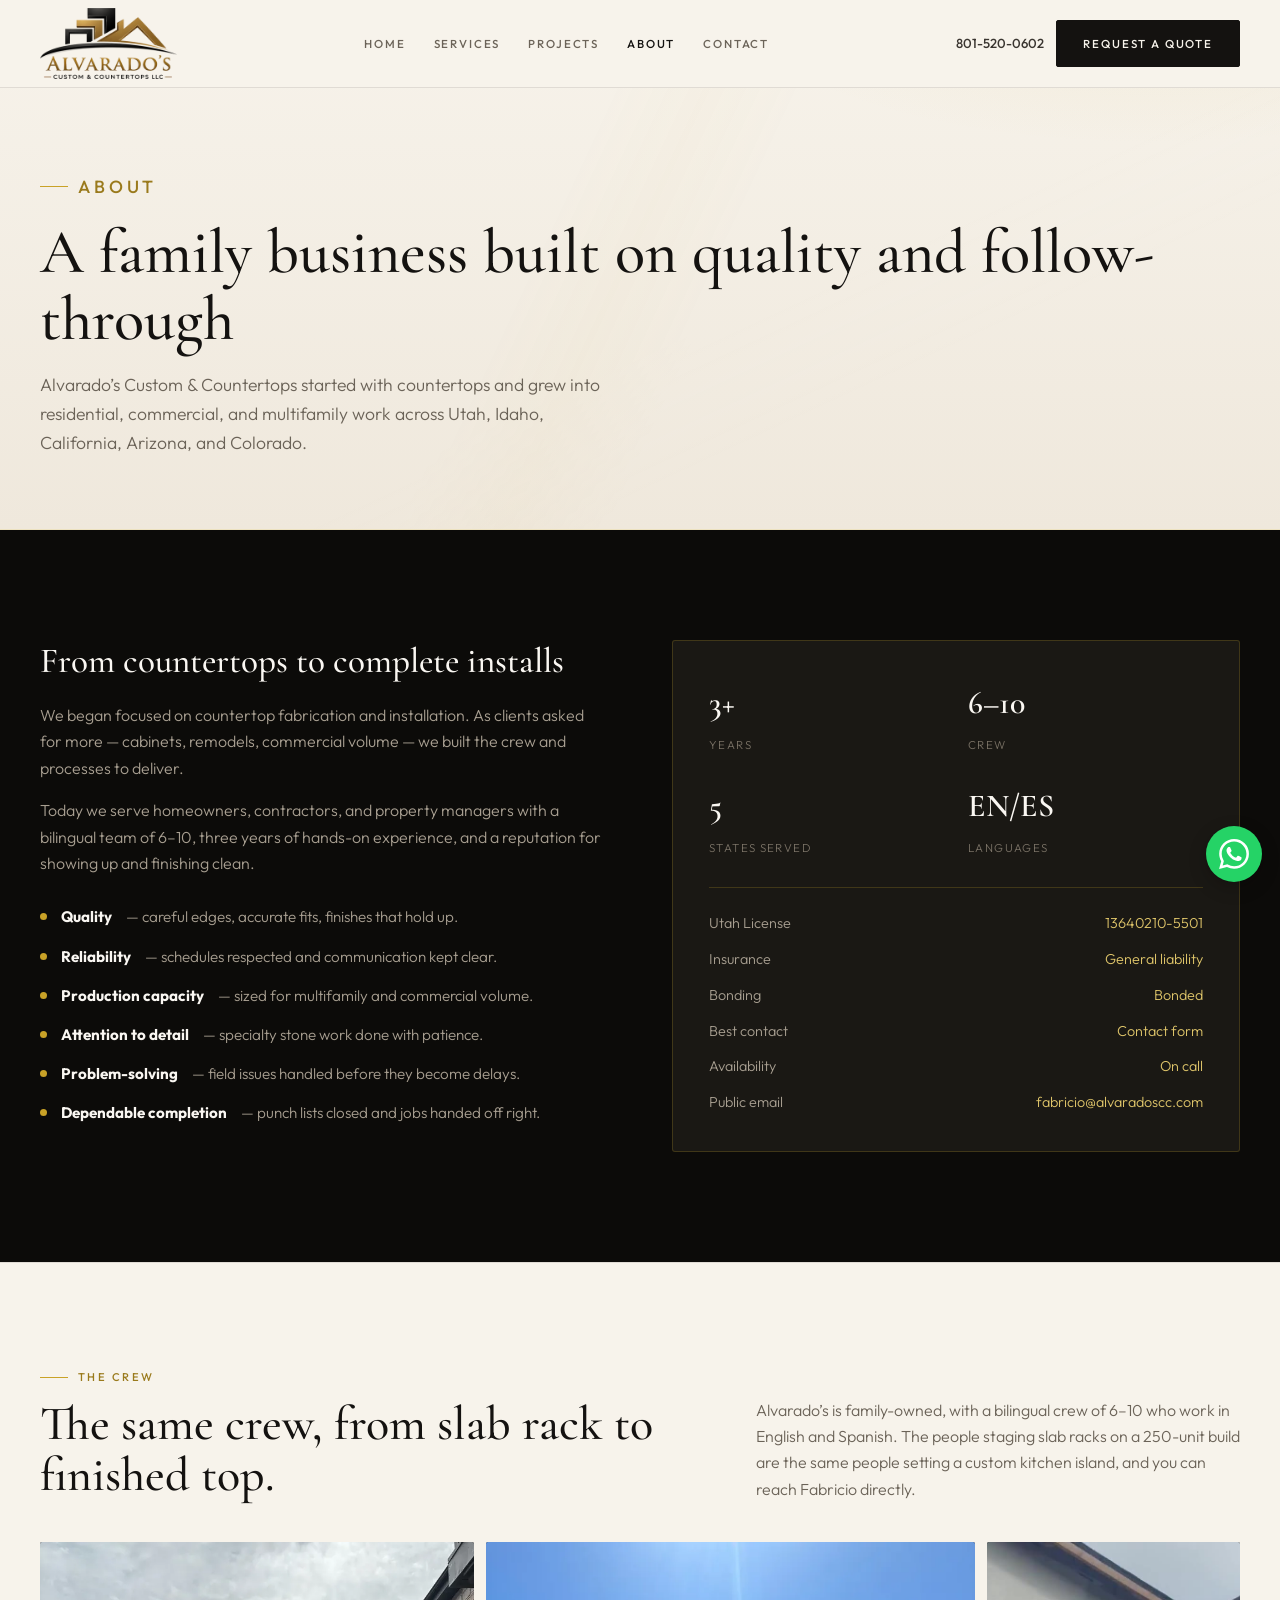
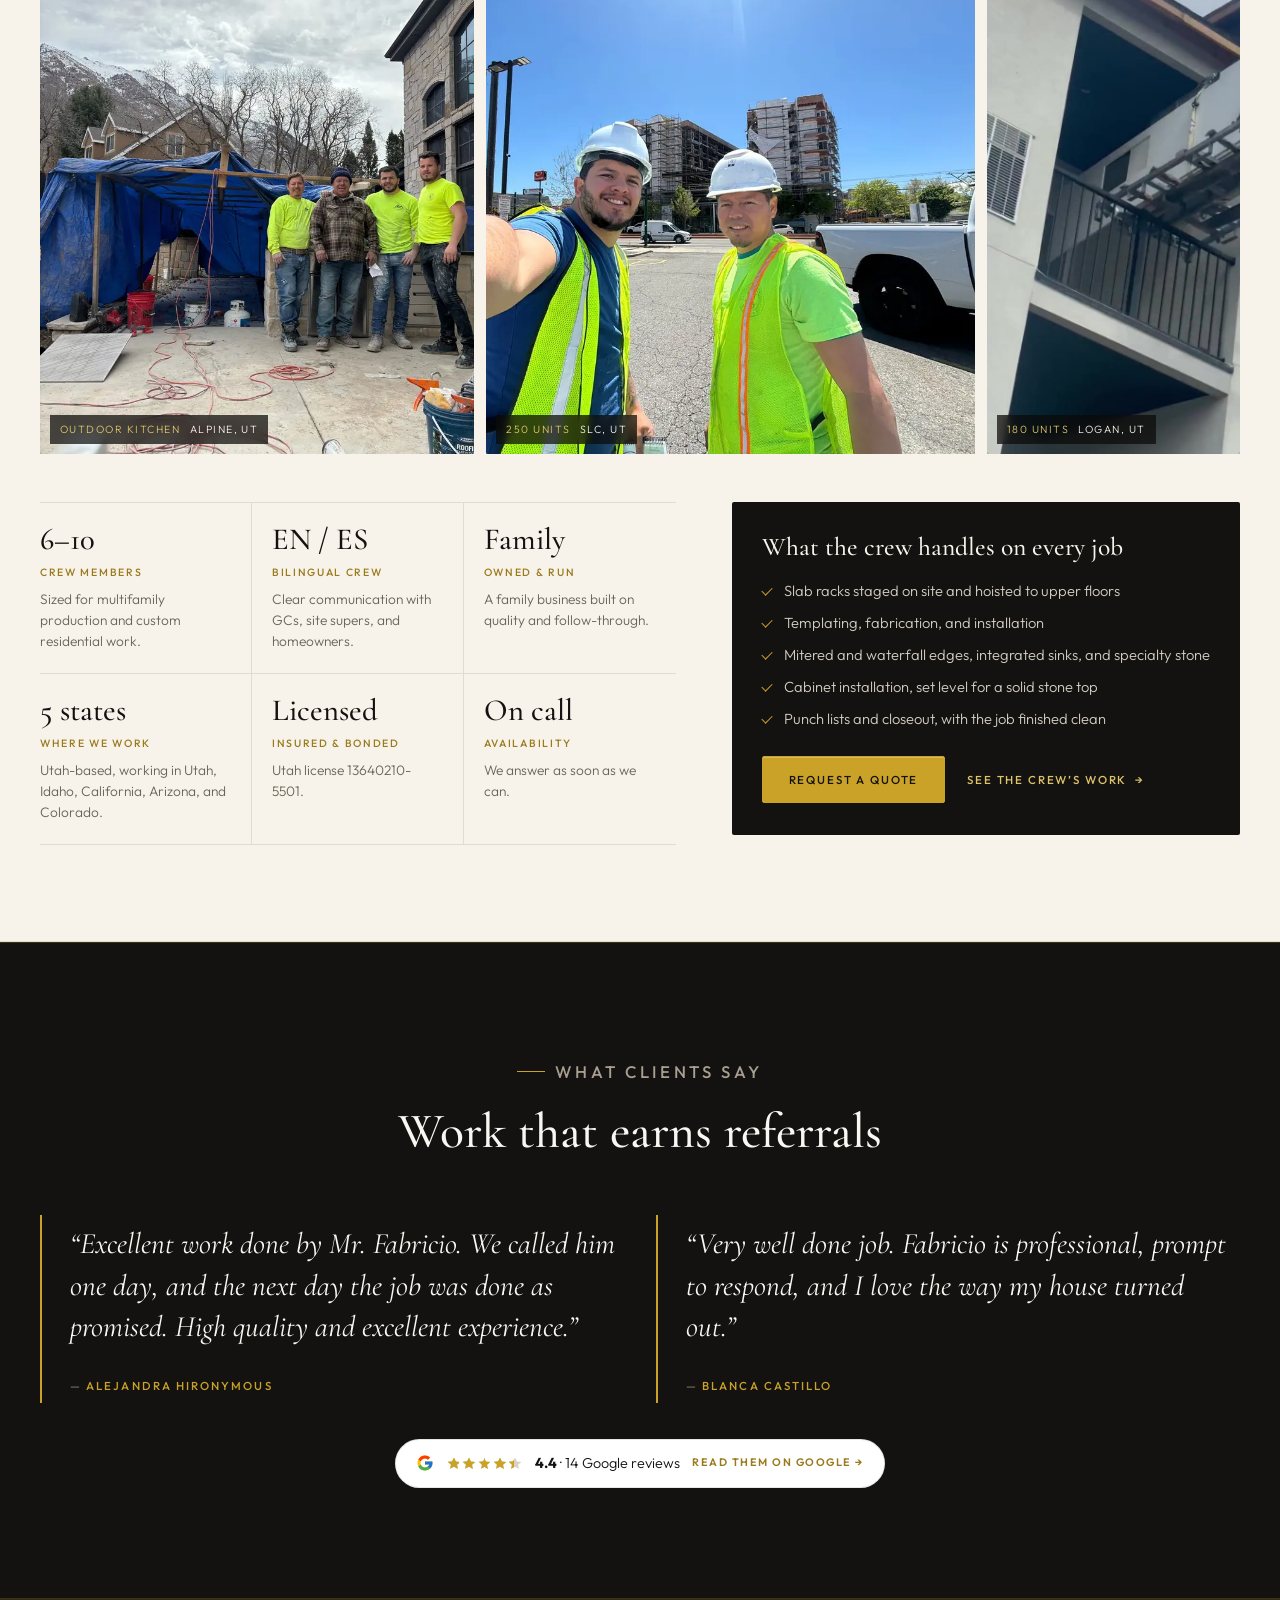
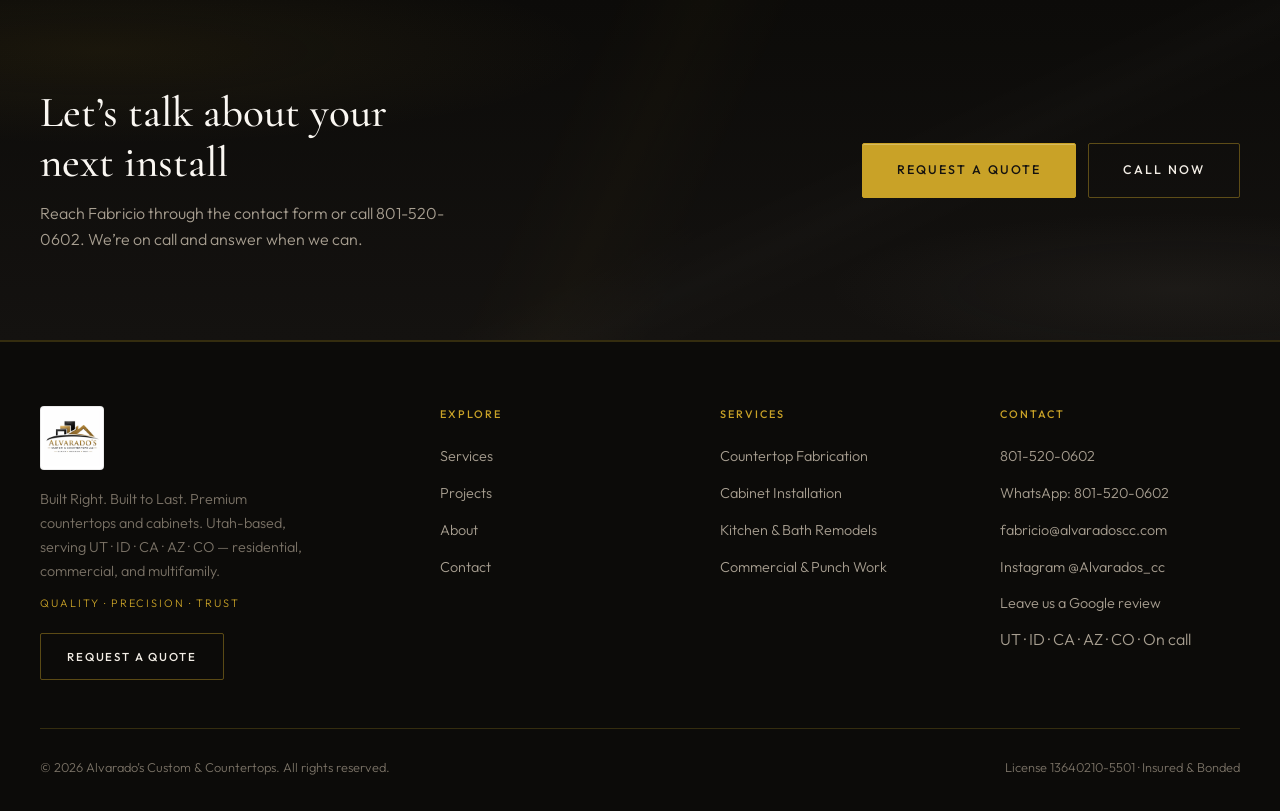
<file: about.html>
<!DOCTYPE html>
<html lang="en">
<head>
  <meta charset="UTF-8">
  <script>document.documentElement.classList.add('js')</script>
  <meta name="viewport" content="width=device-width, initial-scale=1.0">
  <title>About | Alvarado’s Custom & Countertops</title>
  <meta name="description" content="Family-owned, Utah-based countertop and cabinet company with a bilingual crew of 6–10, serving Utah, Idaho, California, Arizona, and Colorado. Licensed, insured, bonded. Built Right. Built to Last.">
  <meta name="robots" content="index, follow">
  <link rel="canonical" href="https://www.alvaradoscc.com/about">
  <meta property="og:type" content="website">
  <meta property="og:site_name" content="Alvarado’s Custom &amp; Countertops">
  <meta property="og:title" content="About — Alvarado’s Custom & Countertops">
  <meta property="og:description" content="Family-owned, Utah-based countertop and cabinet company with a bilingual crew of 6–10, serving Utah, Idaho, California, Arizona, and Colorado. Licensed, insured, bonded. Built Right. Built to Last.">
  <meta property="og:url" content="https://www.alvaradoscc.com/about">
  <meta property="og:locale" content="en_US">
  <meta name="twitter:card" content="summary">
  <meta name="twitter:title" content="About — Alvarado’s Custom & Countertops">
  <meta name="twitter:description" content="Family-owned, Utah-based countertop and cabinet company with a bilingual crew of 6–10, serving Utah, Idaho, California, Arizona, and Colorado. Licensed, insured, bonded. Built Right. Built to Last.">
  <link rel="icon" href="/favicon.svg" type="image/svg+xml">
  <link rel="preconnect" href="https://fonts.googleapis.com">
  <link rel="preconnect" href="https://fonts.gstatic.com" crossorigin>
  <link href="https://fonts.googleapis.com/css2?family=Cormorant+Garamond:ital,wght@0,400;0,500;0,600;1,400;1,500&family=Outfit:wght@300;400;500;600&display=swap" rel="stylesheet">
  <link rel="stylesheet" href="/css/styles.css">
</head>
<body>
  <header class="site-header">
    <div class="nav-inner">
      <a class="logo" href="/">
        <picture>
          <source srcset="/assets/logo-header.webp" type="image/webp">
          <img class="logo-mark" src="/assets/logo-header.png" alt="Alvarado’s Custom &amp; Countertops LLC" width="137" height="72">
        </picture>
      </a>
      <nav class="nav-links" aria-label="Primary">
        <a href="/">Home</a>
        <a href="/services">Services</a>
        <a href="/projects">Projects</a>
        <a href="/about" class="active" aria-current="page">About</a>
        <a href="/contact">Contact</a>
      </nav>
      <div class="nav-actions">
        <a class="nav-phone" href="tel:8015200602">801-520-0602</a>
        <a class="btn btn-primary" href="/contact">Request a Quote</a>
        <a class="nav-call" href="tel:+18015200602" aria-label="Call 801-520-0602"><svg viewBox="0 0 24 24" width="20" height="20" aria-hidden="true" focusable="false"><path fill="currentColor" d="M6.6 10.8a15.1 15.1 0 0 0 6.6 6.6l2.2-2.2a1 1 0 0 1 1-.25 11.4 11.4 0 0 0 3.6.57 1 1 0 0 1 1 1V20a1 1 0 0 1-1 1A17 17 0 0 1 3 4a1 1 0 0 1 1-1h3.5a1 1 0 0 1 1 1c0 1.25.2 2.45.57 3.57a1 1 0 0 1-.25 1z"/></svg></a>
        <button class="menu-toggle" type="button" aria-label="Open menu" aria-expanded="false"><span></span></button>
      </div>
    </div>
  </header>
  <main>
    <section class="page-hero stone-bg">
      <div class="vein" aria-hidden="true"></div>
      <div class="container">
        <p class="eyebrow">About</p>
        <h1>A family business built on quality and follow-through</h1>
        <p>Alvarado’s Custom &amp; Countertops started with countertops and grew into residential, commercial, and multifamily work across Utah, Idaho, California, Arizona, and Colorado.</p>
      </div>
    </section>

    <section class="section">
      <div class="container about-grid">
        <div class="about-copy">
          <h2>From countertops to complete installs</h2>
          <p>We began focused on countertop fabrication and installation. As clients asked for more — cabinets, remodels, commercial volume — we built the crew and processes to deliver.</p>
          <p>Today we serve homeowners, contractors, and property managers with a bilingual team of 6–10, three years of hands-on experience, and a reputation for showing up and finishing clean.</p>
          <ul class="diff-list">
            <li><strong style="color:var(--white)">Quality</strong> — careful edges, accurate fits, finishes that hold up.</li>
            <li><strong style="color:var(--white)">Reliability</strong> — schedules respected and communication kept clear.</li>
            <li><strong style="color:var(--white)">Production capacity</strong> — sized for multifamily and commercial volume.</li>
            <li><strong style="color:var(--white)">Attention to detail</strong> — specialty stone work done with patience.</li>
            <li><strong style="color:var(--white)">Problem-solving</strong> — field issues handled before they become delays.</li>
            <li><strong style="color:var(--white)">Dependable completion</strong> — punch lists closed and jobs handed off right.</li>
          </ul>
        </div>
        <aside class="about-panel">
          <div class="vein" aria-hidden="true"></div>
          <div class="stat-row">
            <div class="stat"><strong>3+</strong><span>Years</span></div>
            <div class="stat"><strong>6–10</strong><span>Crew</span></div>
            <div class="stat"><strong>5</strong><span>States served</span></div>
            <div class="stat"><strong>EN/ES</strong><span>Languages</span></div>
          </div>
          <ul class="creds">
            <li><span>Utah License</span><span>13640210-5501</span></li>
            <li><span>Insurance</span><span>General liability</span></li>
            <li><span>Bonding</span><span>Bonded</span></li>
            <li><span>Best contact</span><span>Contact form</span></li>
            <li><span>Availability</span><span>On call</span></li>
            <li><span>Public email</span><span>fabricio@alvaradoscc.com</span></li>
          </ul>
        </aside>
      </div>
    </section>

    <section class="section section-cream ab-crew" id="crew" aria-labelledby="crew-title">
      <div class="container">
        <div class="hm-head">
          <div>
            <p class="eyebrow">The crew</p>
            <h2 id="crew-title">The same crew, from slab rack to finished top.</h2>
          </div>
          <p class="hm-head-side">Alvarado’s is family-owned, with a bilingual crew of 6–10 who work in English and Spanish. The people staging slab racks on a 250-unit build are the same people setting a custom kitchen island, and you can reach Fabricio directly.</p>
        </div>

        <div class="ab-crew-media">
          <figure class="ab-crew-tile ab-crew-tile--lead">
            <picture>
              <source srcset="/assets/about/crew-alpine-patio.webp" type="image/webp">
              <img src="/assets/about/crew-alpine-patio.jpg" alt="Alvarado’s installation crew on the patio of a custom outdoor kitchen job in Alpine, Utah" width="720" height="960" loading="lazy" decoding="async">
            </picture>
            <figcaption><span>Outdoor kitchen</span> Alpine, UT</figcaption>
          </figure>
          <figure class="ab-crew-tile">
            <picture>
              <source srcset="/assets/about/crew-slc-hardhats.webp" type="image/webp">
              <img src="/assets/about/crew-slc-hardhats.jpg" alt="Two Alvarado’s crew members in hard hats and safety vests at a 250-unit apartment build in Salt Lake City, Utah" width="900" height="810" loading="lazy" decoding="async">
            </picture>
            <figcaption><span>250 units</span> SLC, UT</figcaption>
          </figure>
          <figure class="ab-crew-tile video-figure">
            <video class="inline-video" muted loop playsinline preload="none" width="608" height="1080"
              poster="/assets/projects/logan-180-apartments/slab-rack-hoist-poster.jpg"
              aria-label="Video: telehandler hoisting a loaded rack of countertop slabs to an upper-floor balcony at a 180-unit apartment project in Logan, Utah">
              <source src="/assets/projects/logan-180-apartments/slab-rack-hoist.mp4" type="video/mp4">
            </video>
            <figcaption><span>180 units</span> Logan, UT</figcaption>
          </figure>
        </div>

        <div class="ab-crew-body">
          <ul class="ab-crew-facts">
            <li><strong>6–10</strong><span>Crew members</span><p>Sized for multifamily production and custom residential work.</p></li>
            <li><strong>EN / ES</strong><span>Bilingual crew</span><p>Clear communication with GCs, site supers, and homeowners.</p></li>
            <li><strong>Family</strong><span>Owned &amp; run</span><p>A family business built on quality and follow-through.</p></li>
            <li><strong>5 states</strong><span>Where we work</span><p>Utah-based, working in Utah, Idaho, California, Arizona, and Colorado.</p></li>
            <li><strong>Licensed</strong><span>Insured &amp; bonded</span><p>Utah license 13640210-5501.</p></li>
            <li><strong>On call</strong><span>Availability</span><p>We answer as soon as we can.</p></li>
          </ul>
          <div class="ab-crew-handles">
            <h3>What the crew handles on every job</h3>
            <ul class="ab-crew-checks">
              <li>Slab racks staged on site and hoisted to upper floors</li>
              <li>Templating, fabrication, and installation</li>
              <li>Mitered and waterfall edges, integrated sinks, and specialty stone</li>
              <li>Cabinet installation, set level for a solid stone top</li>
              <li>Punch lists and closeout, with the job finished clean</li>
            </ul>
            <div class="ab-crew-actions">
              <a class="btn btn-primary" href="/contact">Request a Quote</a>
              <a class="btn ab-crew-link" href="/projects">See the crew’s work <span aria-hidden="true">&rarr;</span></a>
            </div>
          </div>
        </div>
      </div>
    </section>

    <section class="section section-alt">
      <div class="container">
        <div class="section-header centered">
          <p class="eyebrow">What Clients Say</p>
          <h2>Work that earns referrals</h2>
        </div>
        <div class="pullquotes">
          <figure class="pullquote">
            <blockquote>“Excellent work done by Mr. Fabricio. We called him one day, and the next day the job was done as promised. High quality and excellent experience.”</blockquote>
            <cite>Alejandra Hironymous</cite>
          </figure>
          <figure class="pullquote">
            <blockquote>“Very well done job. Fabricio is professional, prompt to respond, and I love the way my house turned out.”</blockquote>
            <cite>Blanca Castillo</cite>
          </figure>
        </div>
        <a class="rv-strip" href="https://maps.google.com/?cid=10222302035466745720" target="_blank" rel="noopener"><svg class="g-mark" viewBox="0 0 48 48" width="18" height="18" aria-hidden="true" focusable="false"><path fill="#FFC107" d="M43.611 20.083H42V20H24v8h11.303c-1.649 4.657-6.08 8-11.303 8-6.627 0-12-5.373-12-12s5.373-12 12-12c3.059 0 5.842 1.154 7.961 3.039l5.657-5.657C34.046 6.053 29.268 4 24 4 12.955 4 4 12.955 4 24s8.955 20 20 20 20-8.955 20-20c0-1.341-.138-2.65-.389-3.917z"/><path fill="#FF3D00" d="M6.306 14.691l6.571 4.819C14.655 15.108 18.961 12 24 12c3.059 0 5.842 1.154 7.961 3.039l5.657-5.657C34.046 6.053 29.268 4 24 4 16.318 4 9.656 8.337 6.306 14.691z"/><path fill="#4CAF50" d="M24 44c5.166 0 9.86-1.977 13.409-5.192l-6.19-5.238A11.91 11.91 0 0 1 24 36c-5.202 0-9.619-3.317-11.283-7.946l-6.522 5.025C9.505 39.556 16.227 44 24 44z"/><path fill="#1976D2" d="M43.611 20.083H42V20H24v8h11.303a12.04 12.04 0 0 1-4.087 5.571l.003-.002 6.19 5.238C36.971 39.205 44 34 44 24c0-1.341-.138-2.65-.389-3.917z"/></svg><span class="rv-stars" aria-hidden="true"><span class="rv-stars-fill" style="width:88%"></span></span><span><strong>4.4</strong> · 14 Google reviews</span><span class="rv-strip-cta">Read them on Google <span aria-hidden="true">&rarr;</span></span></a>
      </div>
    </section>

    <section class="cta-band stone-bg">
      <div class="vein" aria-hidden="true"></div>
      <div class="container cta-band-inner">
        <div>
          <h2>Let’s talk about your next install</h2>
          <p>Reach Fabricio through the contact form or call 801-520-0602. We’re on call and answer when we can.</p>
        </div>
        <div class="cta-actions">
          <a class="btn btn-primary btn-lg" href="/contact">Request a Quote</a>
          <a class="btn btn-outline btn-lg" href="tel:8015200602">Call Now</a>
        </div>
      </div>
    </section>
  </main>
  <footer class="site-footer">
    <div class="container">
      <div class="footer-top">
        <div class="footer-brand">
          <a class="logo" href="/">
            <span class="logo-plate">
              <picture>
                <source srcset="/assets/logo.webp" type="image/webp">
                <img class="logo-mark" src="/assets/logo.jpg" alt="Alvarado’s Custom &amp; Countertops" width="56" height="56">
              </picture>
            </span>
          </a>
          <p>Built Right. Built to Last. Premium countertops and cabinets. Utah-based, serving UT · ID · CA · AZ · CO — residential, commercial, and multifamily.</p>
          <p class="footer-tagline">Quality · Precision · Trust</p>
          <a class="btn btn-outline" href="/contact">Request a Quote</a>
        </div>
        <div class="footer-col">
          <h4>Explore</h4>
          <ul>
            <li><a href="/services">Services</a></li>
            <li><a href="/projects">Projects</a></li>
            <li><a href="/about">About</a></li>
            <li><a href="/contact">Contact</a></li>
          </ul>
        </div>
        <div class="footer-col">
          <h4>Services</h4>
          <ul>
            <li><a href="/services#fabrication">Countertop Fabrication</a></li>
            <li><a href="/services#cabinets">Cabinet Installation</a></li>
            <li><a href="/services#remodeling">Kitchen &amp; Bath Remodels</a></li>
            <li><a href="/services#commercial">Commercial &amp; Punch Work</a></li>
          </ul>
        </div>
        <div class="footer-col">
          <h4>Contact</h4>
          <ul>
            <li><a href="tel:8015200602">801-520-0602</a></li>
            <li><a href="https://wa.me/18015200602?text=Hola%2C%20vi%20su%20sitio%20web%20y%20quiero%20una%20cotizaci%C3%B3n.%20%2F%20Hi%2C%20I%20found%20you%20on%20your%20website%20and%20I%27d%20like%20a%20quote." target="_blank" rel="noopener">WhatsApp: 801-520-0602</a></li>
            <li><a href="mailto:fabricio@alvaradoscc.com">fabricio@alvaradoscc.com</a></li>
            <li><a href="https://www.instagram.com/Alvarados_cc/" target="_blank" rel="noopener">Instagram @Alvarados_cc</a></li>
            <li><a href="https://search.google.com/local/writereview?placeid=ChIJxzX1OnHylA4ReHe_iorp3I0" target="_blank" rel="noopener">Leave us a Google review</a></li>
            <li><span style="color:var(--text-muted)">UT · ID · CA · AZ · CO · On call</span></li>
          </ul>
        </div>
      </div>
      <div class="footer-bottom">
        <span>© 2026 Alvarado’s Custom &amp; Countertops. All rights reserved.</span>
        <span>License 13640210-5501 · Insured &amp; Bonded</span>
      </div>
    </div>
  </footer>
  <a class="wa-float" href="https://wa.me/18015200602?text=Hola%2C%20vi%20su%20sitio%20web%20y%20quiero%20una%20cotizaci%C3%B3n.%20%2F%20Hi%2C%20I%20found%20you%20on%20your%20website%20and%20I%27d%20like%20a%20quote." target="_blank" rel="noopener" aria-label="Chat on WhatsApp"><svg viewBox="0 0 24 24" width="30" height="30" aria-hidden="true" focusable="false"><path fill="currentColor" d="M17.472 14.382c-.297-.149-1.758-.867-2.03-.967-.273-.099-.471-.148-.67.15-.197.297-.767.966-.94 1.164-.173.199-.347.223-.644.075-.297-.15-1.255-.463-2.39-1.475-.883-.788-1.48-1.761-1.653-2.059-.173-.297-.018-.458.13-.606.134-.133.298-.347.446-.52.149-.174.198-.298.298-.497.099-.198.05-.371-.025-.52-.075-.149-.669-1.612-.916-2.207-.242-.579-.487-.5-.669-.51-.173-.008-.371-.01-.57-.01-.198 0-.52.074-.792.372-.272.297-1.04 1.016-1.04 2.479 0 1.462 1.065 2.875 1.213 3.074.149.198 2.096 3.2 5.077 4.487.709.306 1.262.489 1.694.625.712.227 1.36.195 1.871.118.571-.085 1.758-.719 2.006-1.413.248-.694.248-1.289.173-1.413-.074-.124-.272-.198-.57-.347m-5.421 7.403h-.004a9.87 9.87 0 01-5.031-1.378l-.361-.214-3.741.982.998-3.648-.235-.374a9.86 9.86 0 01-1.51-5.26c.001-5.45 4.436-9.884 9.888-9.884 2.64 0 5.122 1.03 6.988 2.898a9.825 9.825 0 012.893 6.994c-.003 5.45-4.437 9.884-9.885 9.884m8.413-18.297A11.815 11.815 0 0012.05 0C5.495 0 .16 5.335.157 11.892c0 2.096.547 4.142 1.588 5.945L.057 24l6.305-1.654a11.882 11.882 0 005.683 1.448h.005c6.554 0 11.89-5.335 11.893-11.893a11.821 11.821 0 00-3.48-8.413Z"/></svg><span class="wa-label" aria-hidden="true">WhatsApp</span></a>
  <script src="/js/main.js"></script>
</body>
</html>
</file>
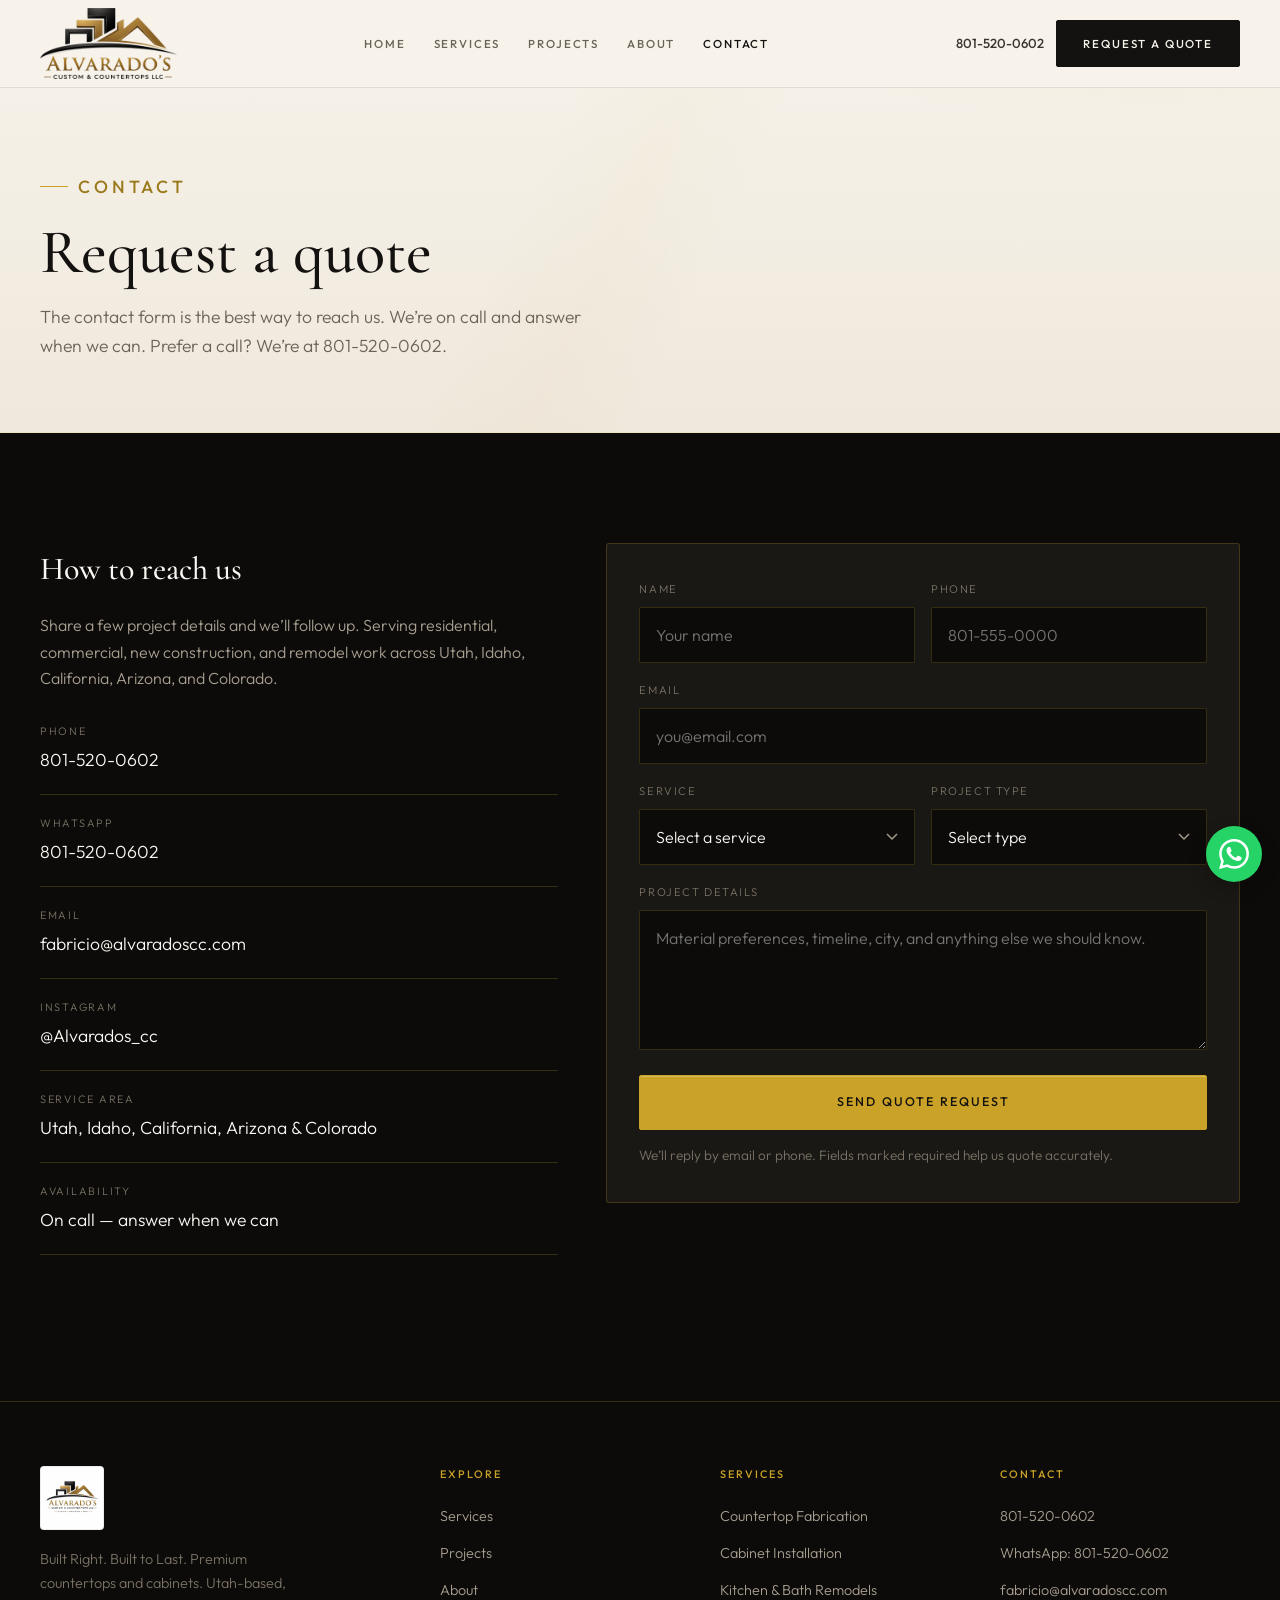
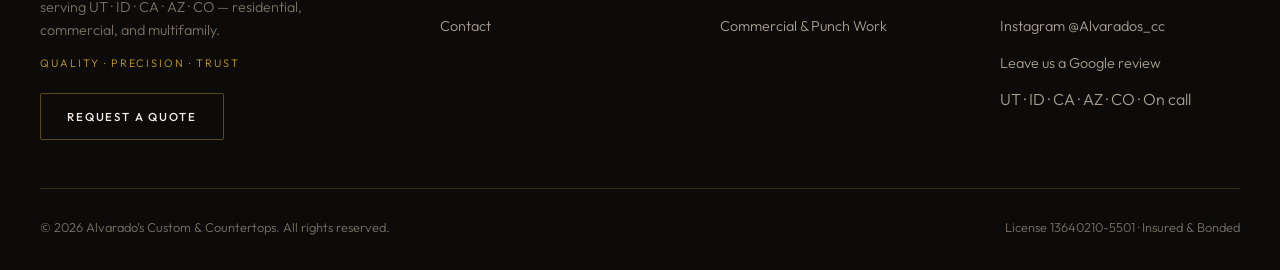
<file: contact.html>
<!DOCTYPE html>
<html lang="en">
<head>
  <meta charset="UTF-8">
  <script>document.documentElement.classList.add('js')</script>
  <meta name="viewport" content="width=device-width, initial-scale=1.0">
  <title>Contact | Alvarado’s Custom & Countertops</title>
  <meta name="description" content="Request a quote from Alvarado’s Custom & Countertops. On call — answer when we can. Call 801-520-0602 or email fabricio@alvaradoscc.com. Utah-based, serving Utah, Idaho, California, Arizona, and Colorado.">
  <meta name="robots" content="index, follow">
  <link rel="canonical" href="https://www.alvaradoscc.com/contact">
  <meta property="og:type" content="website">
  <meta property="og:site_name" content="Alvarado’s Custom &amp; Countertops">
  <meta property="og:title" content="Contact — Alvarado’s Custom & Countertops">
  <meta property="og:description" content="Request a quote from Alvarado’s Custom & Countertops. On call — answer when we can. Call 801-520-0602 or email fabricio@alvaradoscc.com. Utah-based, serving Utah, Idaho, California, Arizona, and Colorado.">
  <meta property="og:url" content="https://www.alvaradoscc.com/contact">
  <meta property="og:locale" content="en_US">
  <meta name="twitter:card" content="summary">
  <meta name="twitter:title" content="Contact — Alvarado’s Custom & Countertops">
  <meta name="twitter:description" content="Request a quote from Alvarado’s Custom & Countertops. On call — answer when we can. Call 801-520-0602 or email fabricio@alvaradoscc.com. Utah-based, serving Utah, Idaho, California, Arizona, and Colorado.">
  <link rel="icon" href="/favicon.svg" type="image/svg+xml">
  <link rel="preconnect" href="https://fonts.googleapis.com">
  <link rel="preconnect" href="https://fonts.gstatic.com" crossorigin>
  <link href="https://fonts.googleapis.com/css2?family=Cormorant+Garamond:ital,wght@0,400;0,500;0,600;1,400;1,500&family=Outfit:wght@300;400;500;600&display=swap" rel="stylesheet">
  <link rel="stylesheet" href="/css/styles.css">
</head>
<body>
  <header class="site-header">
    <div class="nav-inner">
      <a class="logo" href="/">
        <picture>
          <source srcset="/assets/logo-header.webp" type="image/webp">
          <img class="logo-mark" src="/assets/logo-header.png" alt="Alvarado’s Custom &amp; Countertops LLC" width="137" height="72">
        </picture>
      </a>
      <nav class="nav-links" aria-label="Primary">
        <a href="/">Home</a>
        <a href="/services">Services</a>
        <a href="/projects">Projects</a>
        <a href="/about">About</a>
        <a href="/contact" class="active" aria-current="page">Contact</a>
      </nav>
      <div class="nav-actions">
        <a class="nav-phone" href="tel:8015200602">801-520-0602</a>
        <a class="btn btn-primary" href="/contact">Request a Quote</a>
        <a class="nav-call" href="tel:+18015200602" aria-label="Call 801-520-0602"><svg viewBox="0 0 24 24" width="20" height="20" aria-hidden="true" focusable="false"><path fill="currentColor" d="M6.6 10.8a15.1 15.1 0 0 0 6.6 6.6l2.2-2.2a1 1 0 0 1 1-.25 11.4 11.4 0 0 0 3.6.57 1 1 0 0 1 1 1V20a1 1 0 0 1-1 1A17 17 0 0 1 3 4a1 1 0 0 1 1-1h3.5a1 1 0 0 1 1 1c0 1.25.2 2.45.57 3.57a1 1 0 0 1-.25 1z"/></svg></a>
        <button class="menu-toggle" type="button" aria-label="Open menu" aria-expanded="false"><span></span></button>
      </div>
    </div>
  </header>
  <main>
    <section class="page-hero stone-bg">
      <div class="vein" aria-hidden="true"></div>
      <div class="container">
        <p class="eyebrow">Contact</p>
        <h1>Request a quote</h1>
        <p>The contact form is the best way to reach us. We’re on call and answer when we can. Prefer a call? We’re at 801-520-0602.</p>
      </div>
    </section>

    <section class="section">
      <div class="container contact-grid">
        <div class="contact-info">
          <h2>How to reach us</h2>
          <p>Share a few project details and we’ll follow up. Serving residential, commercial, new construction, and remodel work across Utah, Idaho, California, Arizona, and Colorado.</p>
          <div class="contact-methods">
            <div class="contact-method">
              <span class="label">Phone</span>
              <a href="tel:8015200602">801-520-0602</a>
            </div>
            <div class="contact-method">
              <span class="label">WhatsApp</span>
              <a href="https://wa.me/18015200602?text=Hola%2C%20vi%20su%20sitio%20web%20y%20quiero%20una%20cotizaci%C3%B3n.%20%2F%20Hi%2C%20I%20found%20you%20on%20your%20website%20and%20I%27d%20like%20a%20quote." target="_blank" rel="noopener">801-520-0602</a>
            </div>
            <div class="contact-method">
              <span class="label">Email</span>
              <a href="mailto:fabricio@alvaradoscc.com">fabricio@alvaradoscc.com</a>
            </div>
            <div class="contact-method">
              <span class="label">Instagram</span>
              <a href="https://www.instagram.com/Alvarados_cc/" target="_blank" rel="noopener">@Alvarados_cc</a>
            </div>
            <div class="contact-method">
              <span class="label">Service area</span>
              <span class="value">Utah, Idaho, California, Arizona &amp; Colorado</span>
            </div>
            <div class="contact-method">
              <span class="label">Availability</span>
              <span class="value">On call — answer when we can</span>
            </div>
          </div>
        </div>

        <div class="contact-form">
          <div id="form-success" class="form-success" role="status">
            Thanks — your quote request was sent. We’re on call and will follow up as soon as we can. Prefer a call? 801-520-0602.
          </div>
          <div id="form-error" class="form-error" role="alert">
            Something went wrong sending your request. Please try again, email fabricio@alvaradoscc.com, or call 801-520-0602.
          </div>
          <form id="quote-form" action="https://formspree.io/f/mredlobr" method="POST" novalidate>
            <div class="form-row">
              <div class="form-group">
                <label for="name">Name</label>
                <input id="name" name="name" type="text" autocomplete="name" required placeholder="Your name">
              </div>
              <div class="form-group">
                <label for="phone">Phone</label>
                <input id="phone" name="phone" type="tel" autocomplete="tel" required placeholder="801-555-0000">
              </div>
            </div>
            <div class="form-group">
              <label for="email">Email</label>
              <input id="email" name="email" type="email" autocomplete="email" required placeholder="you@email.com">
            </div>
            <div class="form-row">
              <div class="form-group">
                <label for="service">Service</label>
                <select id="service" name="service" required>
                  <option value="">Select a service</option>
                  <option>Countertop Fabrication &amp; Installation</option>
                  <option>Commercial &amp; Multifamily Countertops</option>
                  <option>Cabinet Installation</option>
                  <option>Kitchen &amp; Bathroom Remodeling</option>
                  <option>Stone &amp; Quartz Specialty Work</option>
                  <option>Commercial Installation &amp; Punch Work</option>
                  <option>Other / Not sure</option>
                </select>
              </div>
              <div class="form-group">
                <label for="projectType">Project type</label>
                <select id="projectType" name="projectType">
                  <option value="">Select type</option>
                  <option>Residential</option>
                  <option>Commercial</option>
                  <option>New construction</option>
                  <option>Remodel / renovation</option>
                  <option>Multifamily</option>
                </select>
              </div>
            </div>
            <div class="form-group">
              <label for="message">Project details</label>
              <textarea id="message" name="message" required placeholder="Material preferences, timeline, city, and anything else we should know."></textarea>
            </div>
            <button class="btn btn-primary btn-lg" type="submit" style="width:100%">Send Quote Request</button>
            <p class="form-note">We’ll reply by email or phone. Fields marked required help us quote accurately.</p>
          </form>
        </div>
      </div>
    </section>
  </main>
  <footer class="site-footer">
    <div class="container">
      <div class="footer-top">
        <div class="footer-brand">
          <a class="logo" href="/">
            <span class="logo-plate">
              <picture>
                <source srcset="/assets/logo.webp" type="image/webp">
                <img class="logo-mark" src="/assets/logo.jpg" alt="Alvarado’s Custom &amp; Countertops" width="56" height="56">
              </picture>
            </span>
          </a>
          <p>Built Right. Built to Last. Premium countertops and cabinets. Utah-based, serving UT · ID · CA · AZ · CO — residential, commercial, and multifamily.</p>
          <p class="footer-tagline">Quality · Precision · Trust</p>
          <a class="btn btn-outline" href="/contact">Request a Quote</a>
        </div>
        <div class="footer-col">
          <h4>Explore</h4>
          <ul>
            <li><a href="/services">Services</a></li>
            <li><a href="/projects">Projects</a></li>
            <li><a href="/about">About</a></li>
            <li><a href="/contact">Contact</a></li>
          </ul>
        </div>
        <div class="footer-col">
          <h4>Services</h4>
          <ul>
            <li><a href="/services#fabrication">Countertop Fabrication</a></li>
            <li><a href="/services#cabinets">Cabinet Installation</a></li>
            <li><a href="/services#remodeling">Kitchen &amp; Bath Remodels</a></li>
            <li><a href="/services#commercial">Commercial &amp; Punch Work</a></li>
          </ul>
        </div>
        <div class="footer-col">
          <h4>Contact</h4>
          <ul>
            <li><a href="tel:8015200602">801-520-0602</a></li>
            <li><a href="https://wa.me/18015200602?text=Hola%2C%20vi%20su%20sitio%20web%20y%20quiero%20una%20cotizaci%C3%B3n.%20%2F%20Hi%2C%20I%20found%20you%20on%20your%20website%20and%20I%27d%20like%20a%20quote." target="_blank" rel="noopener">WhatsApp: 801-520-0602</a></li>
            <li><a href="mailto:fabricio@alvaradoscc.com">fabricio@alvaradoscc.com</a></li>
            <li><a href="https://www.instagram.com/Alvarados_cc/" target="_blank" rel="noopener">Instagram @Alvarados_cc</a></li>
            <li><a href="https://search.google.com/local/writereview?placeid=ChIJxzX1OnHylA4ReHe_iorp3I0" target="_blank" rel="noopener">Leave us a Google review</a></li>
            <li><span style="color:var(--text-muted)">UT · ID · CA · AZ · CO · On call</span></li>
          </ul>
        </div>
      </div>
      <div class="footer-bottom">
        <span>© 2026 Alvarado’s Custom &amp; Countertops. All rights reserved.</span>
        <span>License 13640210-5501 · Insured &amp; Bonded</span>
      </div>
    </div>
  </footer>
  <a class="wa-float" href="https://wa.me/18015200602?text=Hola%2C%20vi%20su%20sitio%20web%20y%20quiero%20una%20cotizaci%C3%B3n.%20%2F%20Hi%2C%20I%20found%20you%20on%20your%20website%20and%20I%27d%20like%20a%20quote." target="_blank" rel="noopener" aria-label="Chat on WhatsApp"><svg viewBox="0 0 24 24" width="30" height="30" aria-hidden="true" focusable="false"><path fill="currentColor" d="M17.472 14.382c-.297-.149-1.758-.867-2.03-.967-.273-.099-.471-.148-.67.15-.197.297-.767.966-.94 1.164-.173.199-.347.223-.644.075-.297-.15-1.255-.463-2.39-1.475-.883-.788-1.48-1.761-1.653-2.059-.173-.297-.018-.458.13-.606.134-.133.298-.347.446-.52.149-.174.198-.298.298-.497.099-.198.05-.371-.025-.52-.075-.149-.669-1.612-.916-2.207-.242-.579-.487-.5-.669-.51-.173-.008-.371-.01-.57-.01-.198 0-.52.074-.792.372-.272.297-1.04 1.016-1.04 2.479 0 1.462 1.065 2.875 1.213 3.074.149.198 2.096 3.2 5.077 4.487.709.306 1.262.489 1.694.625.712.227 1.36.195 1.871.118.571-.085 1.758-.719 2.006-1.413.248-.694.248-1.289.173-1.413-.074-.124-.272-.198-.57-.347m-5.421 7.403h-.004a9.87 9.87 0 01-5.031-1.378l-.361-.214-3.741.982.998-3.648-.235-.374a9.86 9.86 0 01-1.51-5.26c.001-5.45 4.436-9.884 9.888-9.884 2.64 0 5.122 1.03 6.988 2.898a9.825 9.825 0 012.893 6.994c-.003 5.45-4.437 9.884-9.885 9.884m8.413-18.297A11.815 11.815 0 0012.05 0C5.495 0 .16 5.335.157 11.892c0 2.096.547 4.142 1.588 5.945L.057 24l6.305-1.654a11.882 11.882 0 005.683 1.448h.005c6.554 0 11.89-5.335 11.893-11.893a11.821 11.821 0 00-3.48-8.413Z"/></svg><span class="wa-label" aria-hidden="true">WhatsApp</span></a>
  <script src="/js/main.js"></script>
</body>
</html>
</file>
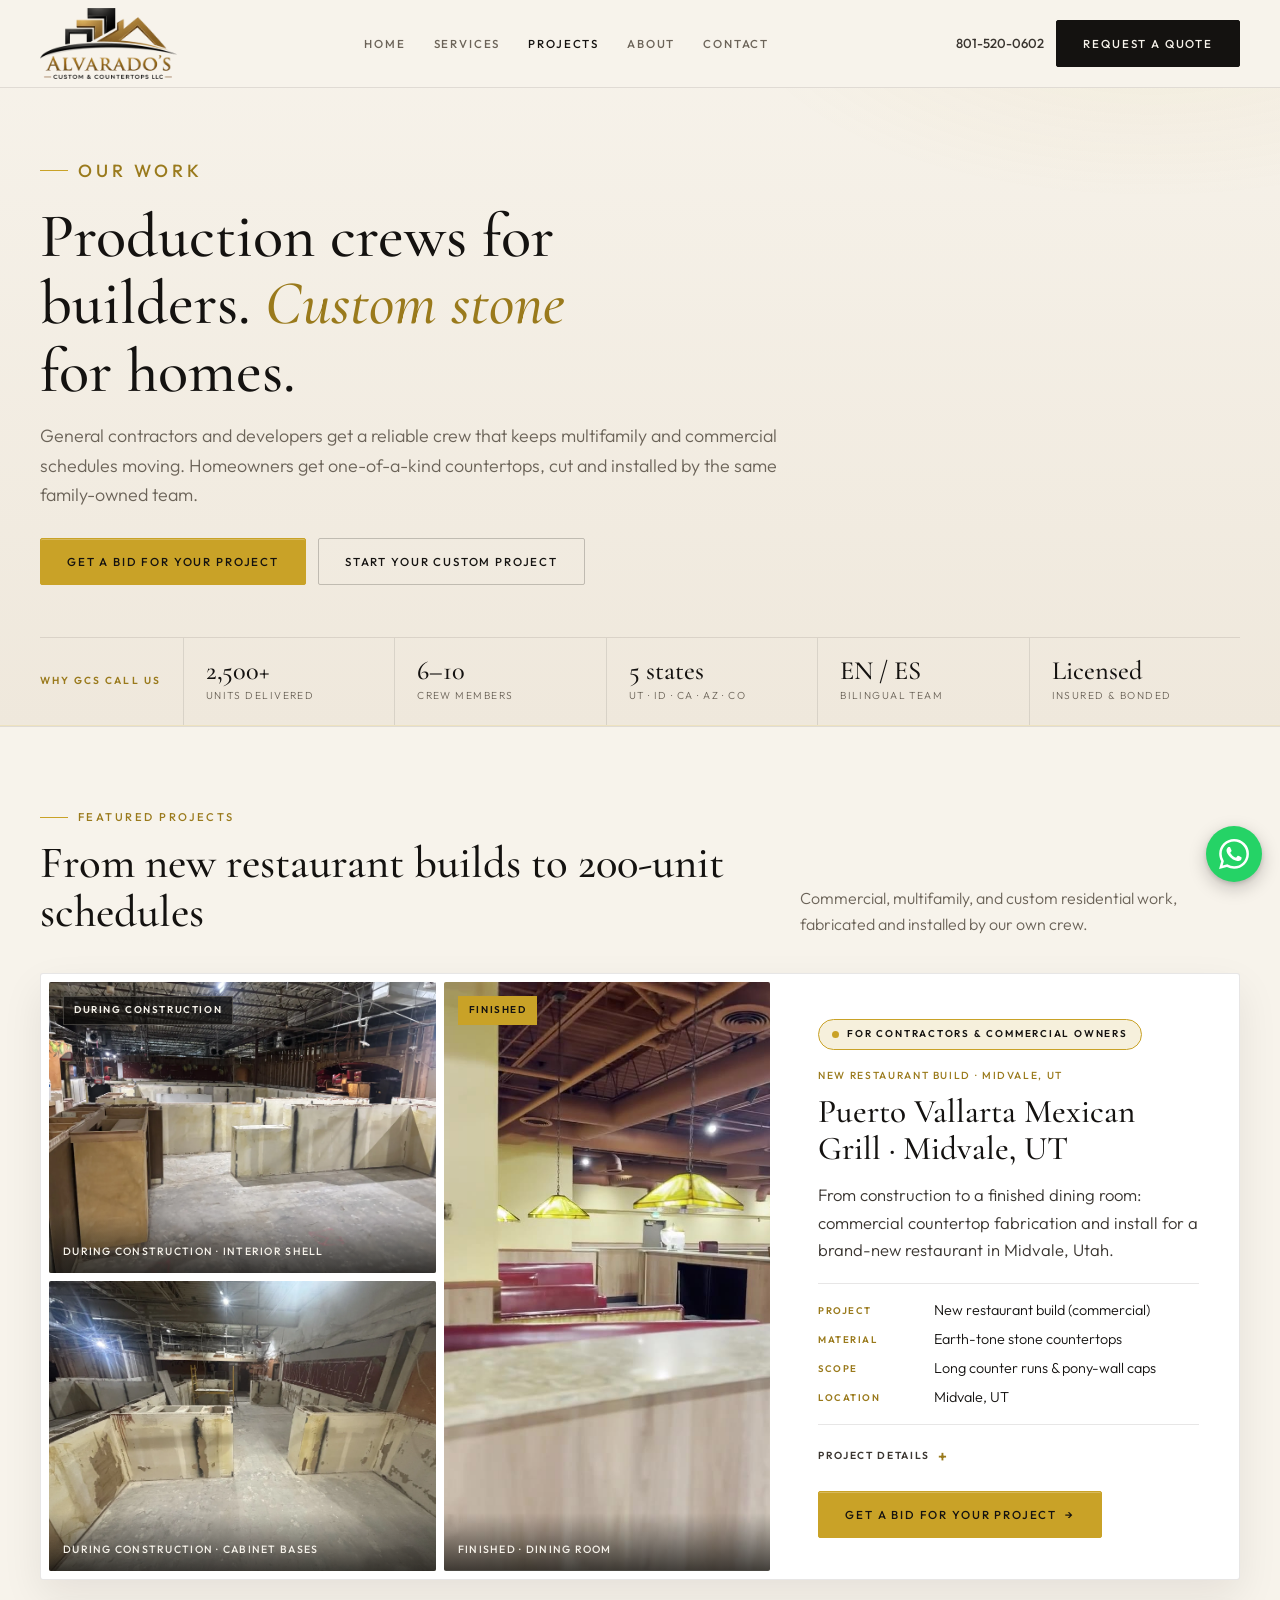
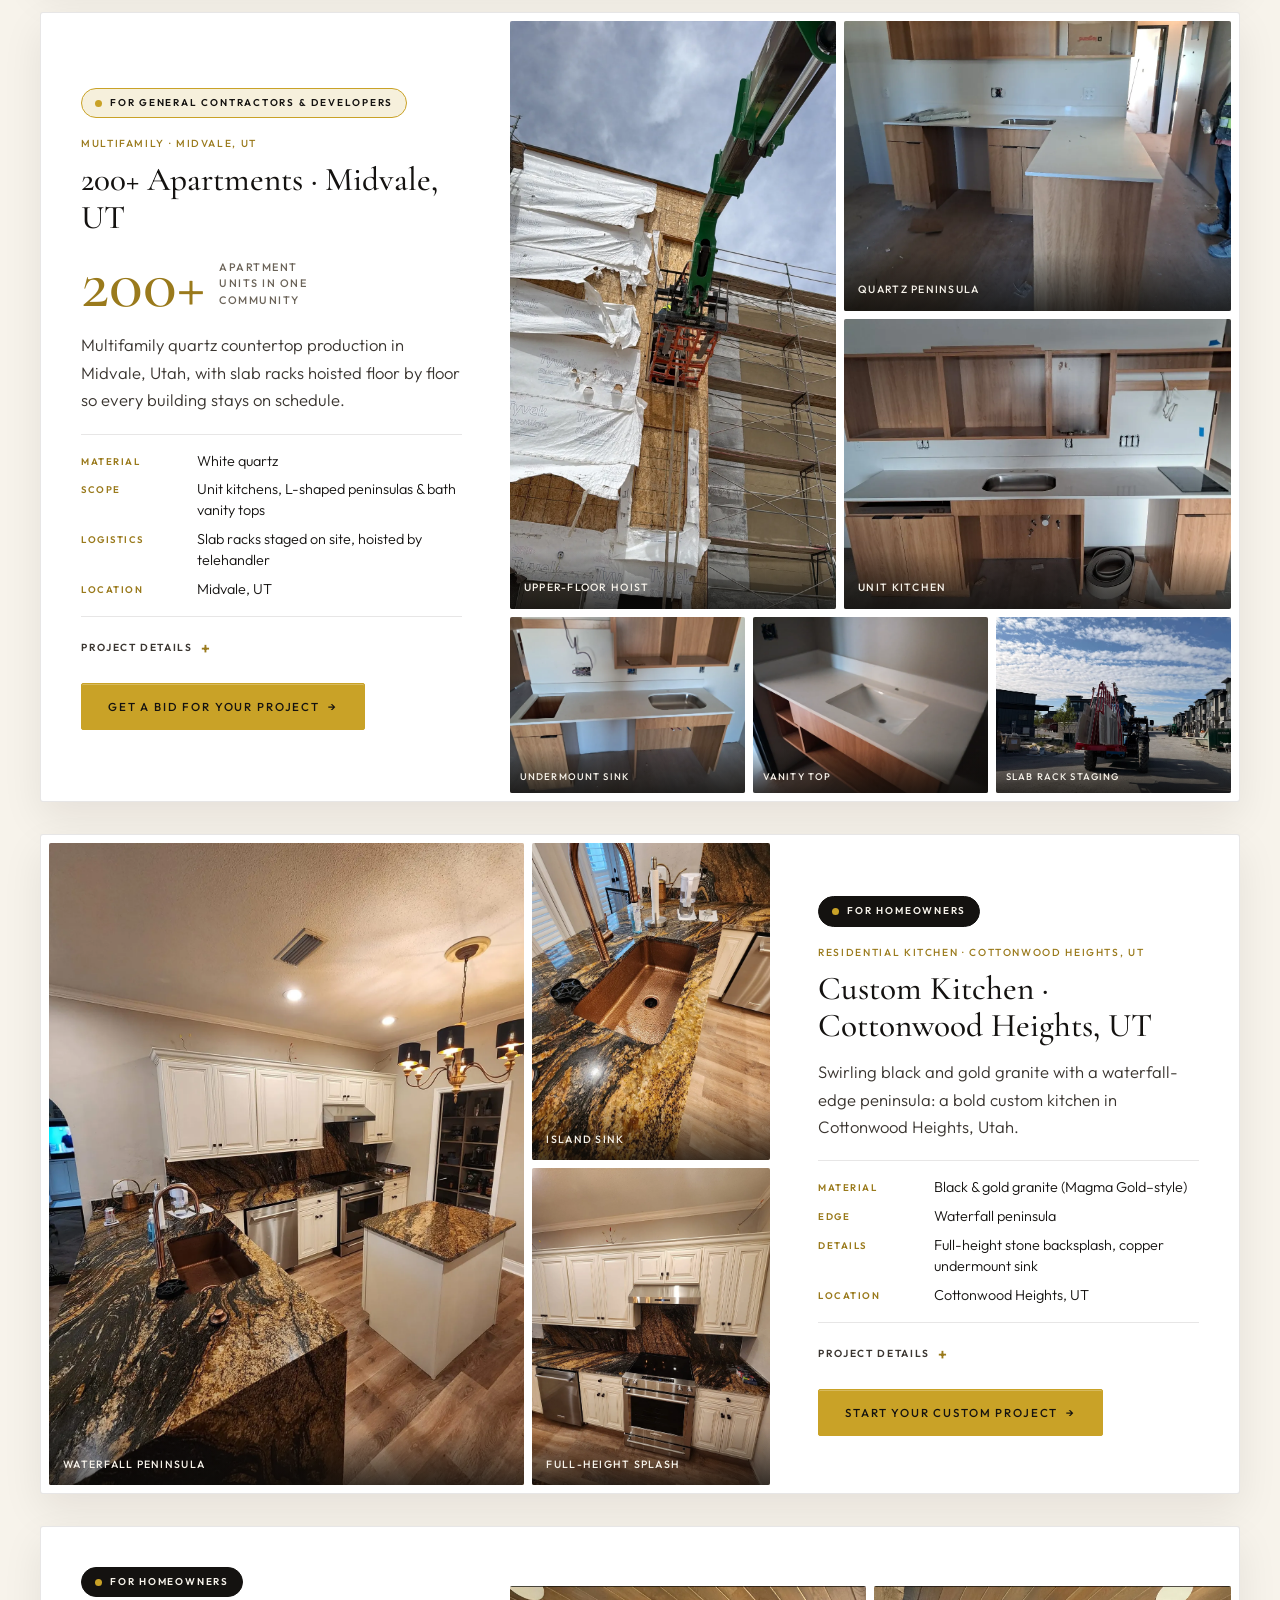
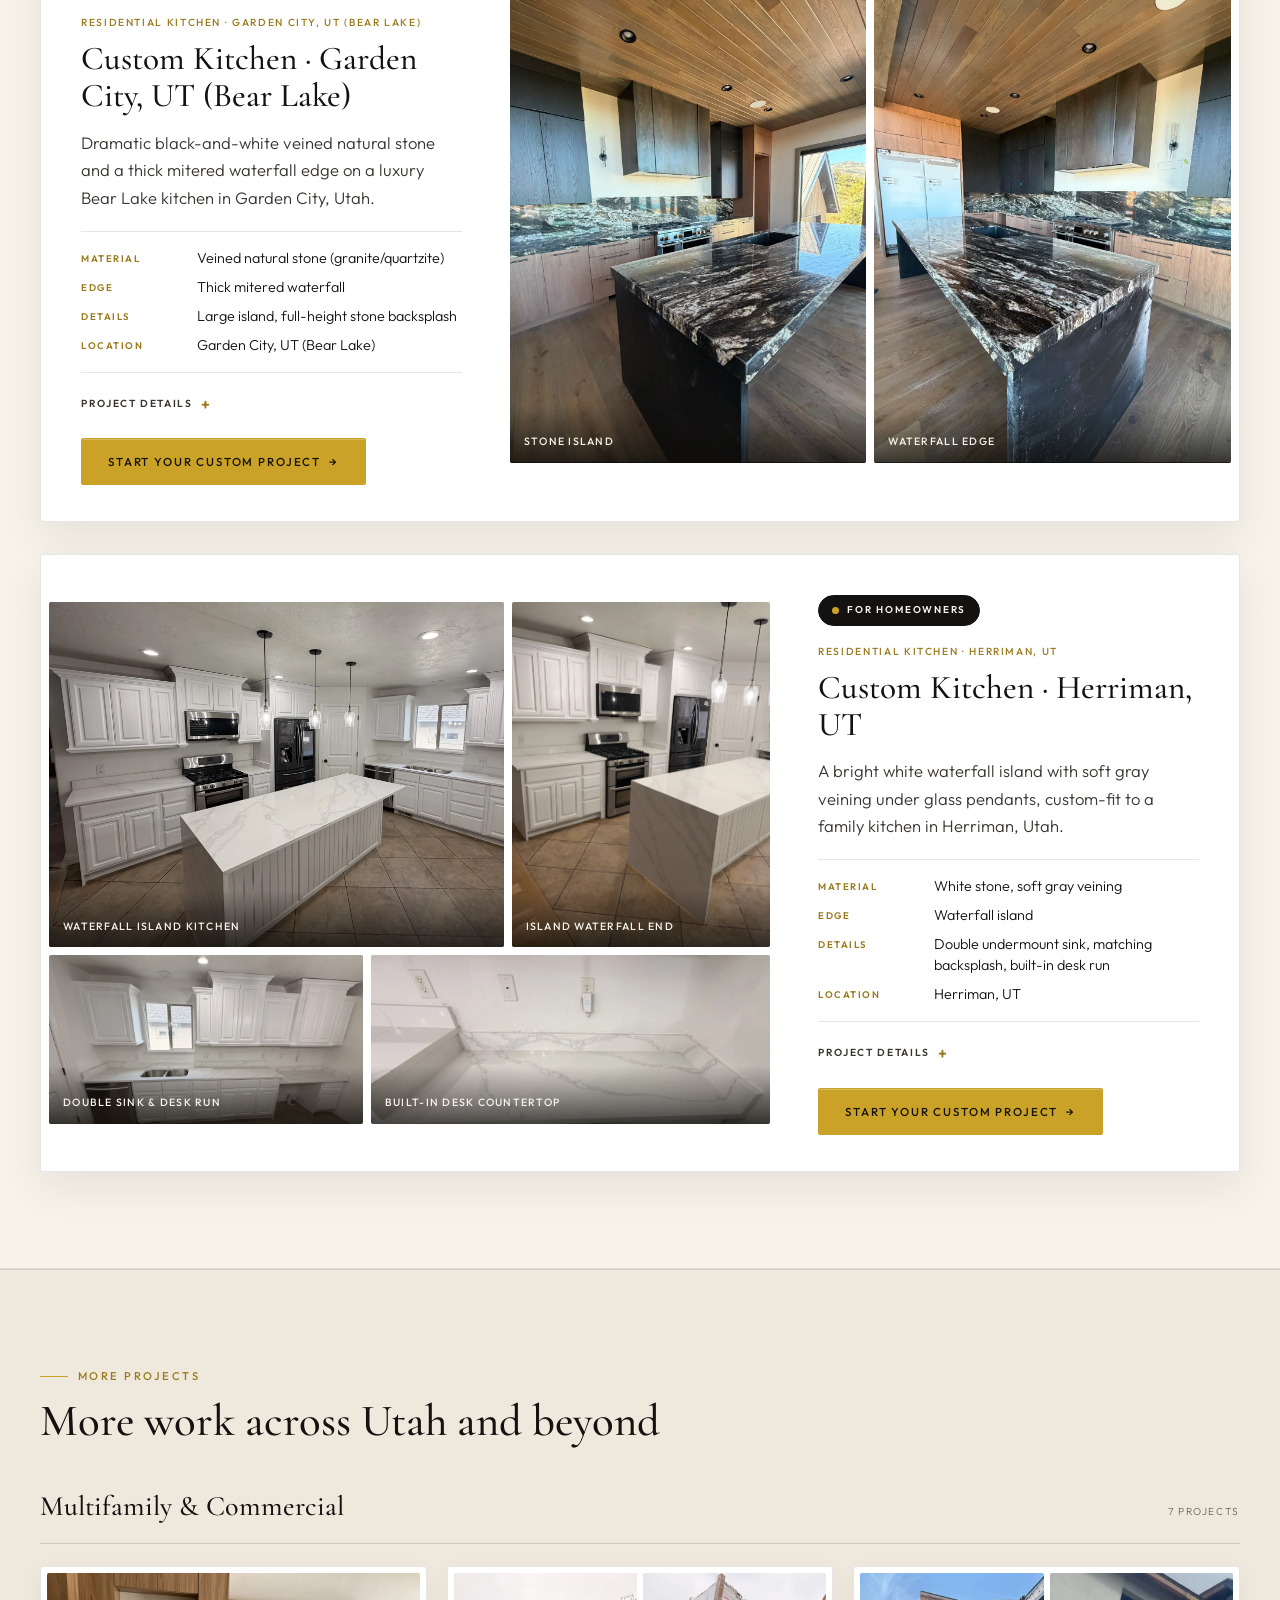
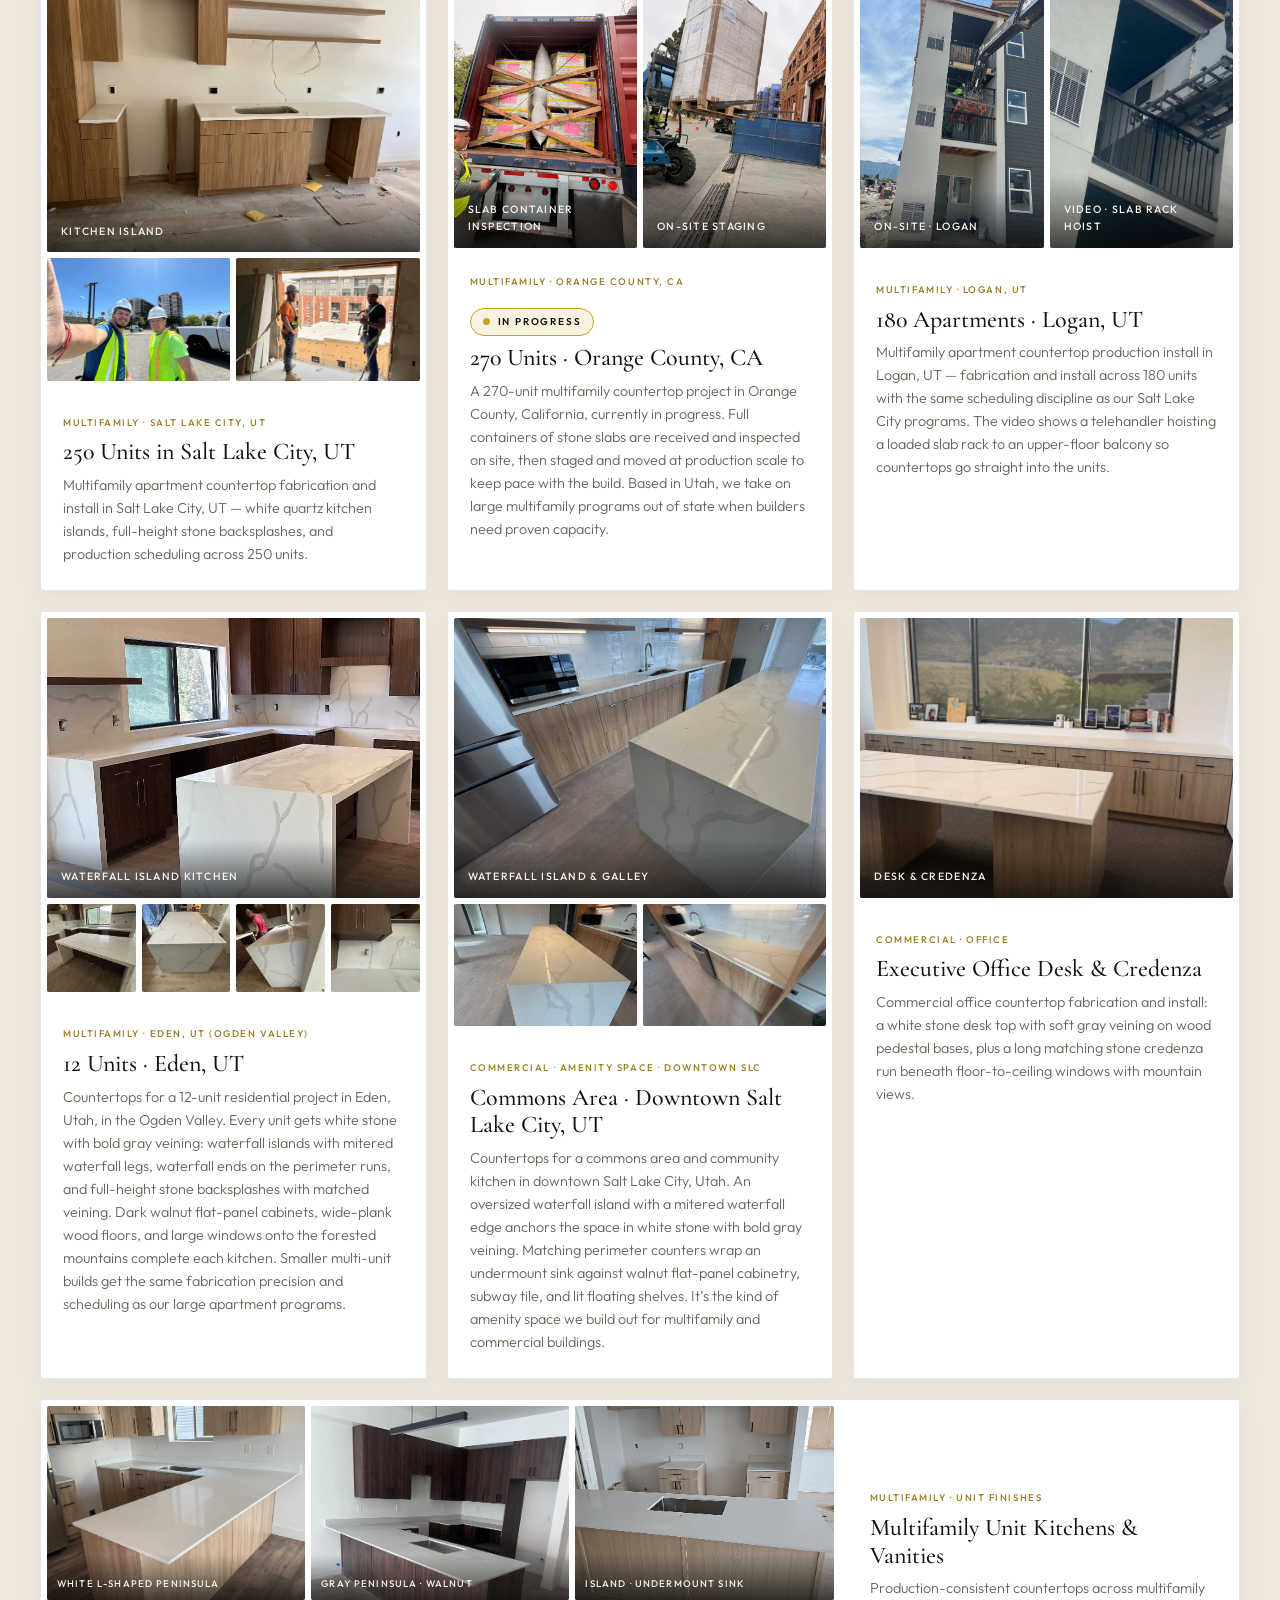
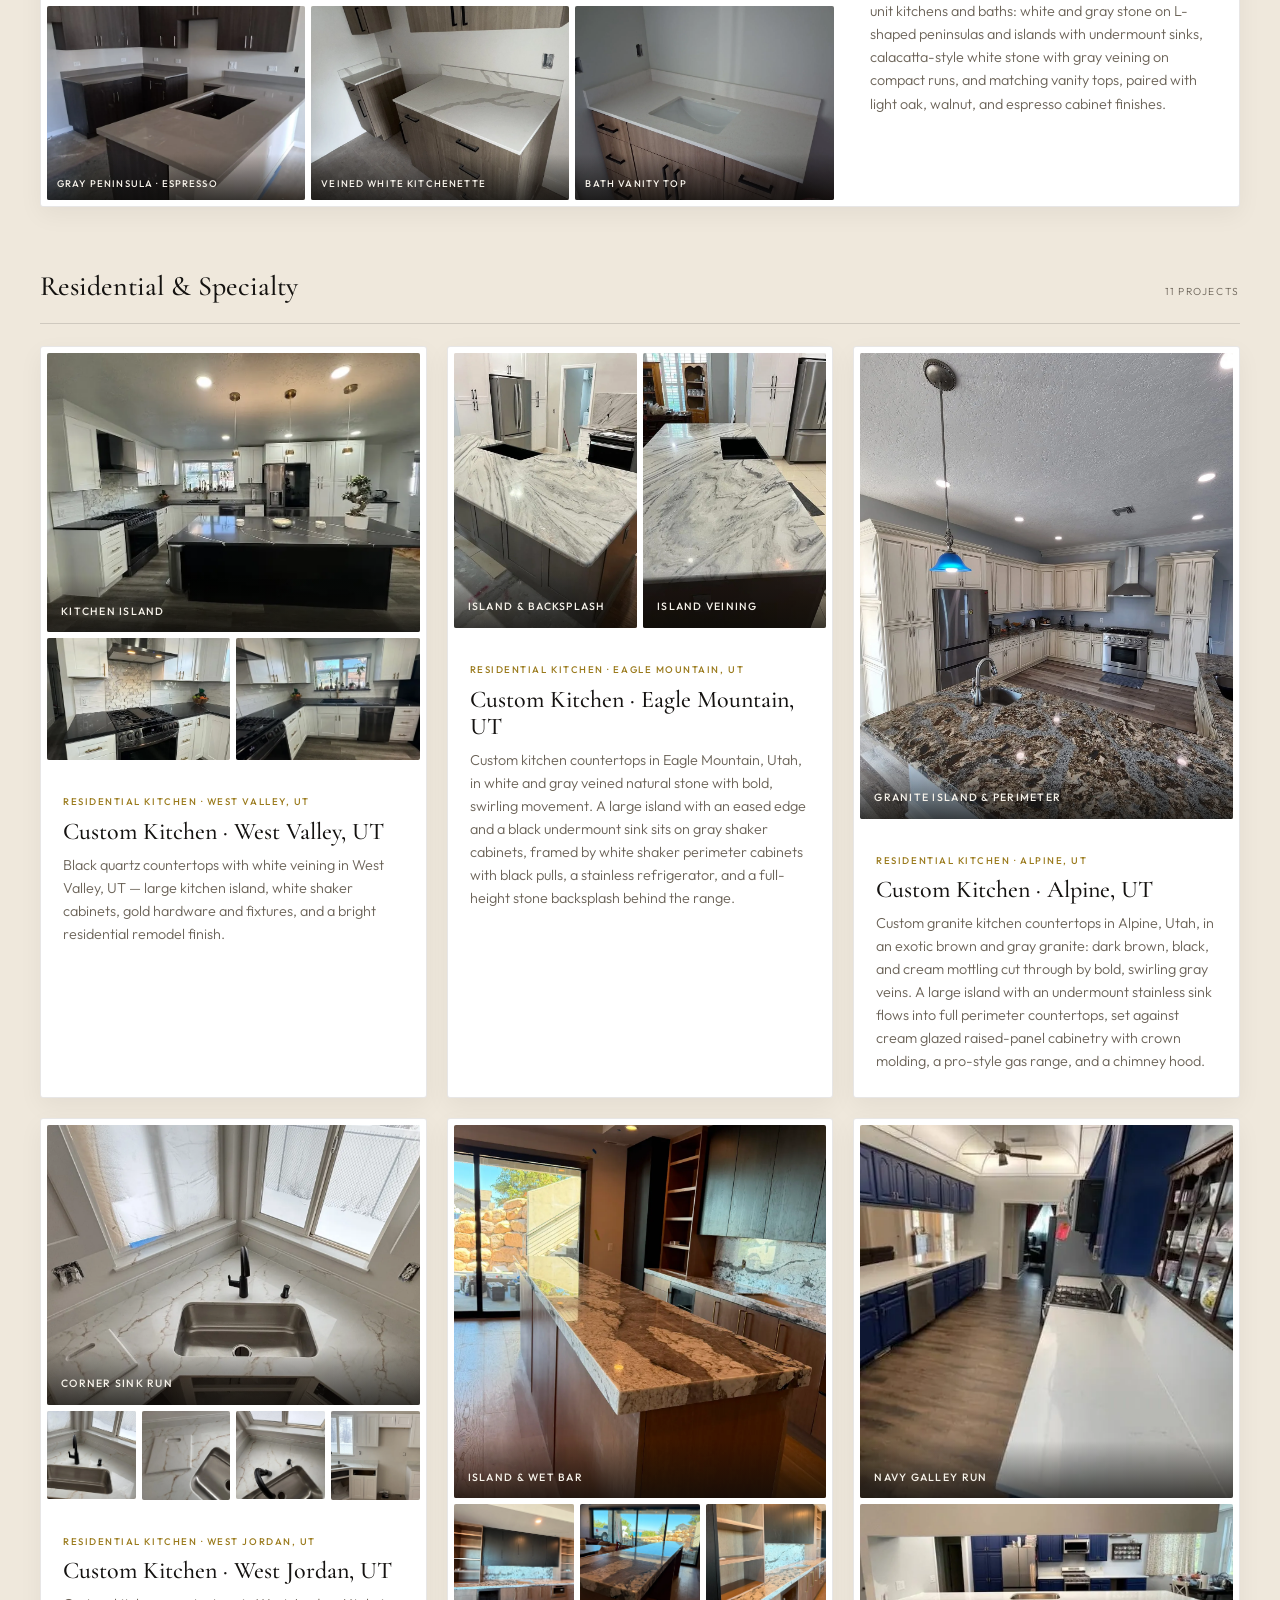
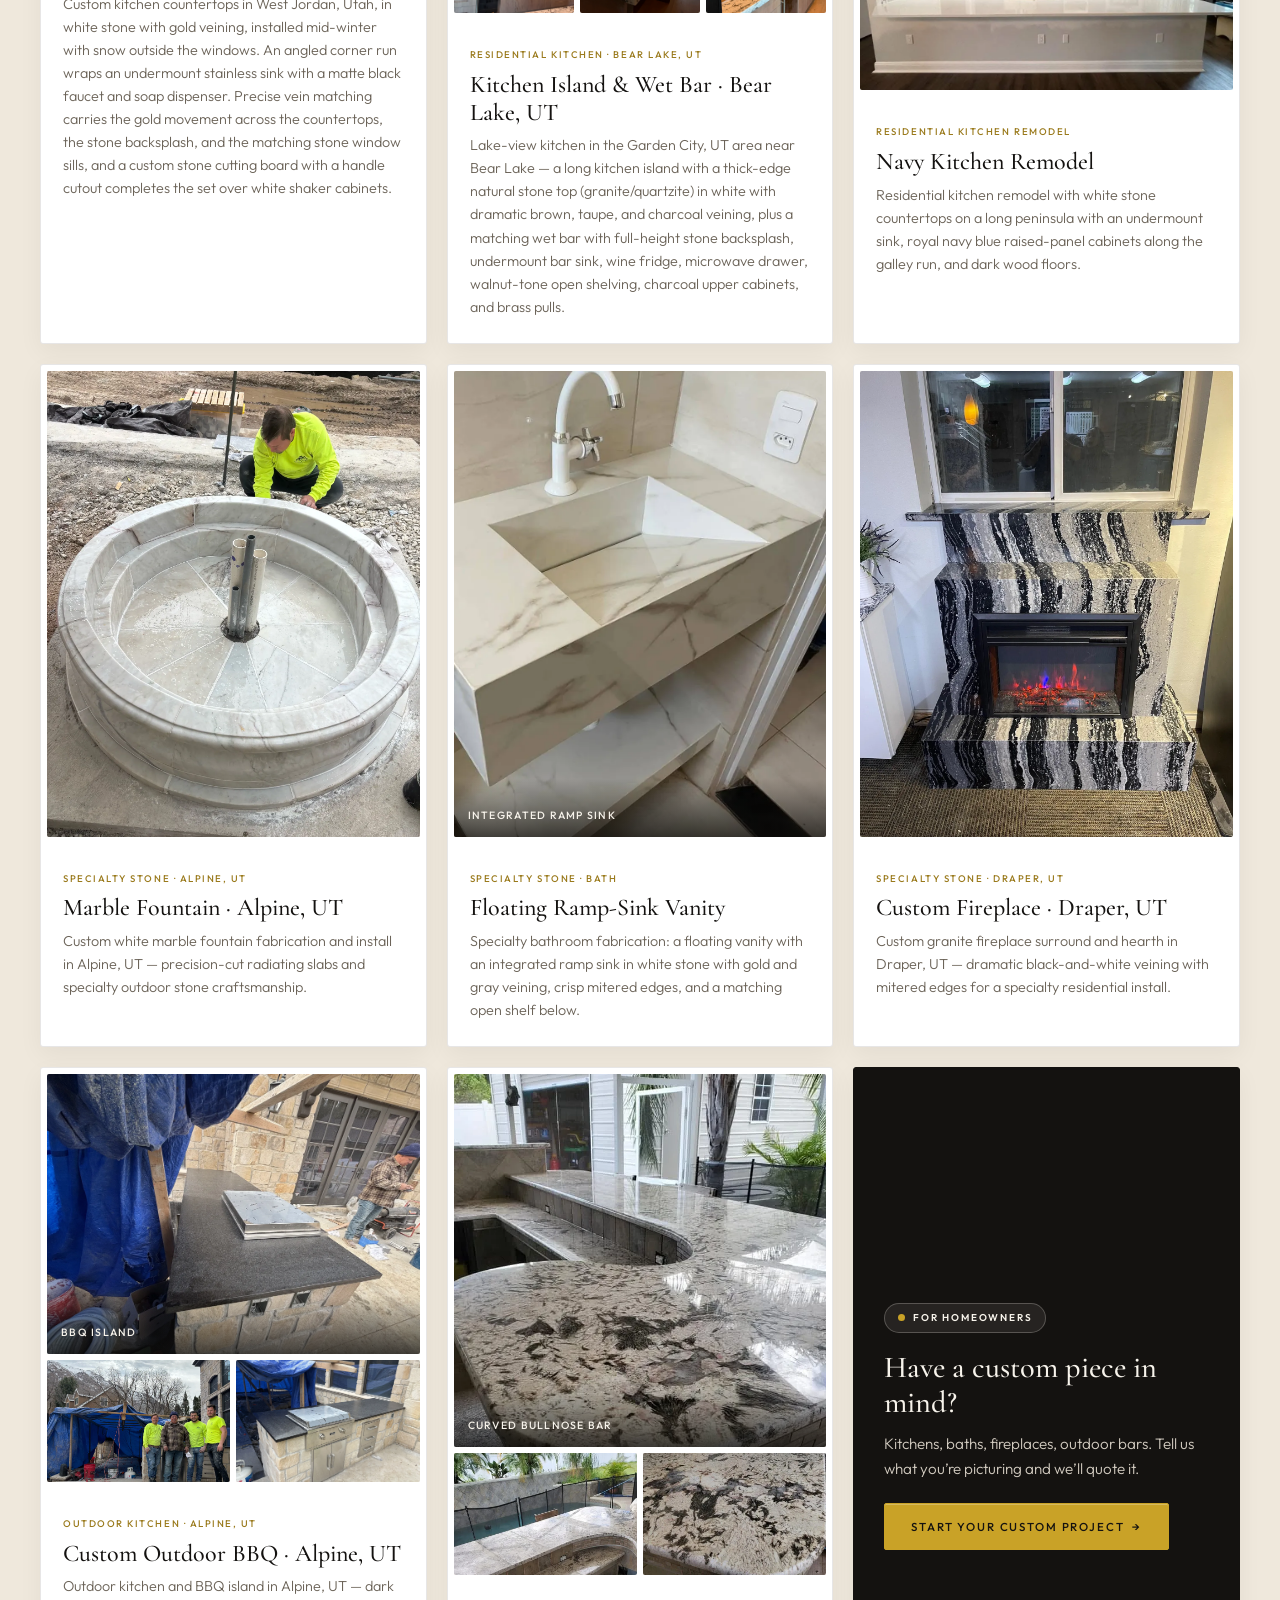
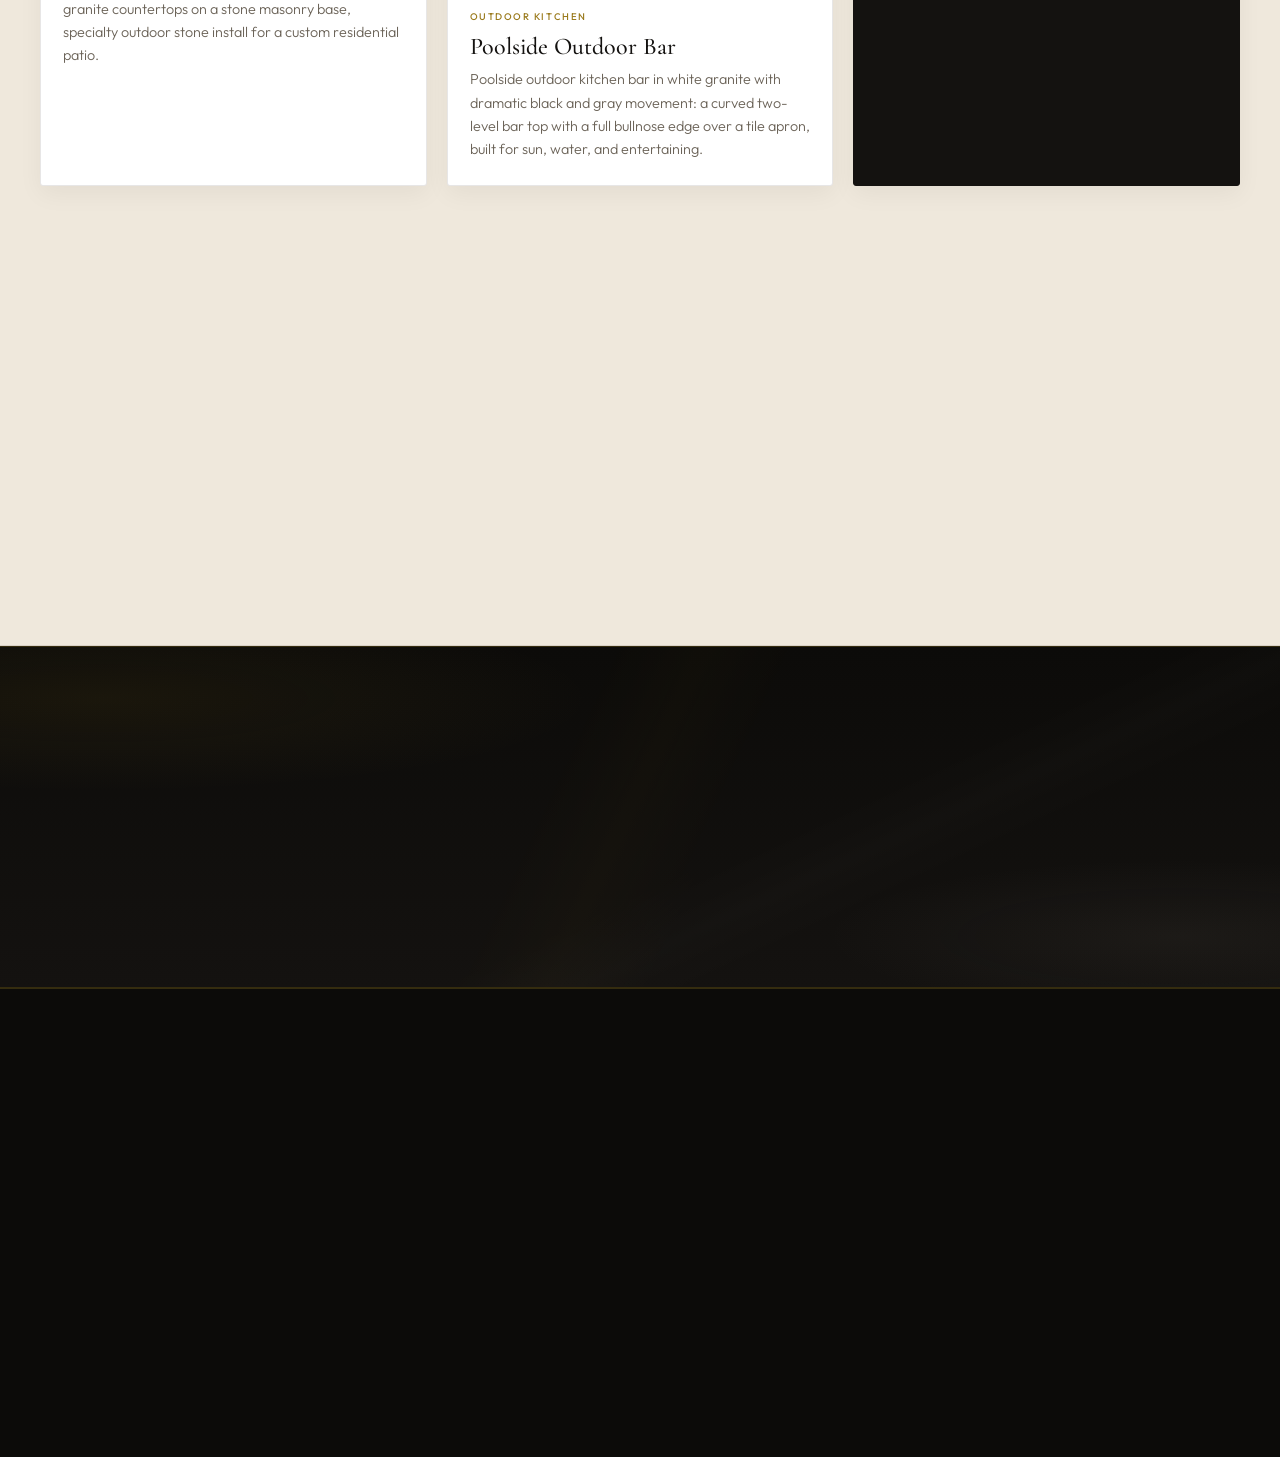
<file: projects.html>
<!DOCTYPE html>
<html lang="en">
<head>
  <meta charset="UTF-8">
  <script>document.documentElement.classList.add('js')</script>
  <meta name="viewport" content="width=device-width, initial-scale=1.0">
  <title>Projects | Utah Kitchen Countertops, Multifamily & Specialty Stone | Alvarado’s</title>
  <meta name="description" content="Countertop fabrication and installation across Utah, Idaho, California, Arizona, and Colorado: multifamily apartments in Salt Lake City, Midvale, Logan, Eden, and Orange County, a downtown Salt Lake City commons area, plus custom kitchens and specialty stone in Cottonwood Heights, West Valley, West Jordan, Herriman, Eagle Mountain, Bear Lake, Alpine, and Draper. Alvarado’s Custom & Countertops.">
  <meta name="robots" content="index, follow">
  <link rel="canonical" href="https://www.alvaradoscc.com/projects">
  <meta property="og:type" content="website">
  <meta property="og:site_name" content="Alvarado’s Custom &amp; Countertops">
  <meta property="og:title" content="Projects — Utah Kitchen Countertops & Specialty Stone | Alvarado’s">
  <meta property="og:description" content="Countertop fabrication and installation across Utah, Idaho, California, Arizona, and Colorado: multifamily apartments in Salt Lake City, Midvale, Logan, Eden, and Orange County, a downtown Salt Lake City commons area, plus custom kitchens and specialty stone in Cottonwood Heights, West Valley, West Jordan, Herriman, Eagle Mountain, Bear Lake, Alpine, and Draper. Alvarado’s Custom & Countertops.">
  <meta property="og:url" content="https://www.alvaradoscc.com/projects">
  <meta property="og:locale" content="en_US">
  <meta name="twitter:card" content="summary">
  <meta name="twitter:title" content="Projects — Utah Kitchen Countertops & Specialty Stone | Alvarado’s">
  <meta name="twitter:description" content="Countertop fabrication and installation across Utah, Idaho, California, Arizona, and Colorado: multifamily apartments in Salt Lake City, Midvale, Logan, Eden, and Orange County, a downtown Salt Lake City commons area, plus custom kitchens and specialty stone in Cottonwood Heights, West Valley, West Jordan, Herriman, Eagle Mountain, Bear Lake, Alpine, and Draper. Alvarado’s Custom & Countertops.">
  <link rel="icon" href="/favicon.svg" type="image/svg+xml">
  <link rel="preconnect" href="https://fonts.googleapis.com">
  <link rel="preconnect" href="https://fonts.gstatic.com" crossorigin>
  <link href="https://fonts.googleapis.com/css2?family=Cormorant+Garamond:ital,wght@0,400;0,500;0,600;1,400;1,500&family=Outfit:wght@300;400;500;600&display=swap" rel="stylesheet">
  <link rel="stylesheet" href="/css/styles.css">
</head>
<body>
  <header class="site-header">
    <div class="nav-inner">
      <a class="logo" href="/">
        <picture>
          <source srcset="/assets/logo-header.webp" type="image/webp">
          <img class="logo-mark" src="/assets/logo-header.png" alt="Alvarado’s Custom &amp; Countertops LLC" width="137" height="72">
        </picture>
      </a>
      <nav class="nav-links" aria-label="Primary">
        <a href="/">Home</a>
        <a href="/services">Services</a>
        <a href="/projects" class="active" aria-current="page">Projects</a>
        <a href="/about">About</a>
        <a href="/contact">Contact</a>
      </nav>
      <div class="nav-actions">
        <a class="nav-phone" href="tel:8015200602">801-520-0602</a>
        <a class="btn btn-primary" href="/contact">Request a Quote</a>
        <a class="nav-call" href="tel:+18015200602" aria-label="Call 801-520-0602"><svg viewBox="0 0 24 24" width="20" height="20" aria-hidden="true" focusable="false"><path fill="currentColor" d="M6.6 10.8a15.1 15.1 0 0 0 6.6 6.6l2.2-2.2a1 1 0 0 1 1-.25 11.4 11.4 0 0 0 3.6.57 1 1 0 0 1 1 1V20a1 1 0 0 1-1 1A17 17 0 0 1 3 4a1 1 0 0 1 1-1h3.5a1 1 0 0 1 1 1c0 1.25.2 2.45.57 3.57a1 1 0 0 1-.25 1z"/></svg></a>
        <button class="menu-toggle" type="button" aria-label="Open menu" aria-expanded="false"><span></span></button>
      </div>
    </div>
  </header>
  <main>
    <section class="page-hero stone-bg pj-hero">
      <div class="container">
        <p class="eyebrow">Our Work</p>
        <h1>Production crews for builders. <em>Custom stone</em> for homes.</h1>
        <p class="pj-hero-lead">General contractors and developers get a reliable crew that keeps multifamily and commercial schedules moving. Homeowners get one-of-a-kind countertops, cut and installed by the same family-owned team.</p>
        <div class="pj-hero-ctas">
          <a class="btn btn-primary" href="/contact">Get a bid for your project</a>
          <a class="btn btn-outline-dark" href="/contact">Start your custom project</a>
        </div>
        <ul class="pj-cred" aria-label="Why contractors hire us">
          <li class="pj-cred-label">Why GCs call us</li>
          <li><strong>2,500+</strong><span>Units delivered</span></li>
          <li><strong>6&ndash;10</strong><span>Crew members</span></li>
          <li><strong>5 states</strong><span>UT · ID · CA · AZ · CO</span></li>
          <li><strong>EN / ES</strong><span>Bilingual team</span></li>
          <li><strong>Licensed</strong><span>Insured &amp; bonded</span></li>
        </ul>
      </div>
    </section>

    <section class="section section-cream pj-featured" id="featured" aria-labelledby="featured-title">
      <div class="container">
        <div class="pj-head">
          <div>
            <p class="eyebrow">Featured Projects</p>
            <h2 id="featured-title">From new restaurant builds to 200-unit schedules</h2>
          </div>
          <p>Commercial, multifamily, and custom residential work, fabricated and installed by our own crew.</p>
        </div>
        <article class="pj-feat" id="puerto-vallarta-midvale">
          <div class="pj-feat-media fm-stack fm-tall-right" style="--tallw:.844fr" data-lightbox>
            <figure class="fm-s1">
              <picture>
                <source srcset="/assets/projects/puerto-vallarta-midvale/during-construction-01.webp" type="image/webp">
                <img src="/assets/projects/puerto-vallarta-midvale/during-construction-01.jpg" alt="Puerto Vallarta Mexican Grill in Midvale, Utah, during construction — new restaurant build-out with open ceiling, pony walls, and cabinet bases ready for countertops" width="1800" height="1350" loading="eager" fetchpriority="high">
              </picture>
              <figcaption>During construction · Interior shell</figcaption>
              <span class="photo-badge pj-ba-badge" aria-hidden="true">During construction</span>
            </figure>
            <figure class="fm-s2">
              <picture>
                <source srcset="/assets/projects/puerto-vallarta-midvale/during-construction-02.webp" type="image/webp">
                <img src="/assets/projects/puerto-vallarta-midvale/during-construction-02.jpg" alt="During construction — cabinet runs in the new Midvale, Utah restaurant awaiting commercial countertop installation" width="1800" height="1350" loading="lazy">
              </picture>
              <figcaption>During construction · Cabinet bases</figcaption>
            </figure>
            <figure class="video-figure fm-tall">
              <video class="inline-video" muted loop playsinline preload="none" width="608" height="1080"
                poster="/assets/projects/puerto-vallarta-midvale/finished-dining-room-poster.jpg"
                aria-label="Video: finished dining room of the new Puerto Vallarta Mexican Grill in Midvale, Utah, with earth-tone stone countertops on wood-paneled counter runs and pony walls">
                <source src="/assets/projects/puerto-vallarta-midvale/finished-dining-room.mp4" type="video/mp4">
              </video>
              <figcaption>Finished · Dining room</figcaption>
              <span class="photo-badge pj-ba-badge pj-ba-after" aria-hidden="true">Finished</span>
            </figure>
          </div>
          <div class="pj-feat-body">
            <p class="pj-audience pj-audience--pro">For contractors &amp; commercial owners</p>
            <span class="project-tag">New Restaurant Build · Midvale, UT</span>
            <h3>Puerto Vallarta Mexican Grill · Midvale, UT</h3>
            <p class="pj-lede">From construction to a finished dining room: commercial countertop fabrication and install for a brand-new restaurant in Midvale, Utah.</p>
            <dl class="pj-specs">
              <div><dt>Project</dt><dd>New restaurant build (commercial)</dd></div>
              <div><dt>Material</dt><dd>Earth-tone stone countertops</dd></div>
              <div><dt>Scope</dt><dd>Long counter runs &amp; pony-wall caps</dd></div>
              <div><dt>Location</dt><dd>Midvale, UT</dd></div>
            </dl>
            <details class="pj-notes">
              <summary>Project details</summary>
              <p>New commercial restaurant build in Midvale, Utah: custom countertop fabrication and install for a high-traffic dining room at Puerto Vallarta Mexican Grill. <strong>During construction</strong>, the new interior had cabinet bases and pony walls waiting for tops. <strong>Finished</strong>, earth-tone stone countertops cap long counter runs and pony walls finished in warm wood-look paneling under the open, lit ceiling.</p>
            </details>
            <a class="btn btn-primary pj-cta" href="/contact">Get a bid for your project <span aria-hidden="true">&rarr;</span></a>
          </div>
        </article>

        <article class="pj-feat pj-feat--flip" id="midvale-200-apartments">
          <div class="pj-feat-media fm-stack fm-tall-left" style="--tallw:.844fr" data-lightbox>
            <figure class="fm-tall">
              <picture>
                <source srcset="/assets/projects/midvale-200-apartments/slab-rack-hoist.webp" type="image/webp">
                <img src="/assets/projects/midvale-200-apartments/slab-rack-hoist.jpg" alt="Telehandler hoisting a loaded rack of countertop slabs to an upper-floor opening of a multistory Midvale, Utah apartment building" width="1012" height="1800" loading="lazy">
              </picture>
              <figcaption>Upper-floor hoist</figcaption>
            </figure>
            <figure class="fm-s1">
              <picture>
                <source srcset="/assets/projects/midvale-200-apartments/unit-kitchen-peninsula.webp" type="image/webp">
                <img src="/assets/projects/midvale-200-apartments/unit-kitchen-peninsula.jpg" alt="L-shaped apartment kitchen with white quartz peninsula, 200+ unit multifamily install in Midvale, Utah" width="1200" height="898" loading="lazy">
              </picture>
              <figcaption>Quartz peninsula</figcaption>
            </figure>
            <figure class="fm-s2">
              <picture>
                <source srcset="/assets/projects/midvale-200-apartments/unit-kitchen-cooktop.webp" type="image/webp">
                <img src="/assets/projects/midvale-200-apartments/unit-kitchen-cooktop.jpg" alt="White quartz apartment kitchen countertop with undermount stainless sink and cooktop cutout, Midvale, Utah multifamily project" width="1200" height="898" loading="lazy">
              </picture>
              <figcaption>Unit kitchen</figcaption>
            </figure>
            <div class="fm-thumbs" style="--n:3">
              <figure>
                <picture>
                  <source srcset="/assets/projects/midvale-200-apartments/unit-kitchen-sink.webp" type="image/webp">
                  <img src="/assets/projects/midvale-200-apartments/unit-kitchen-sink.jpg" alt="White quartz countertop with undermount stainless kitchen sink and appliance cutout in a Midvale, UT apartment" width="1200" height="898" loading="lazy">
                </picture>
                <figcaption>Undermount sink</figcaption>
              </figure>
              <figure>
                <picture>
                  <source srcset="/assets/projects/midvale-200-apartments/bath-vanity.webp" type="image/webp">
                  <img src="/assets/projects/midvale-200-apartments/bath-vanity.jpg" alt="White quartz bathroom vanity top with backsplash and undermount sink, Midvale, UT apartments" width="1200" height="898" loading="lazy">
                </picture>
                <figcaption>Vanity top</figcaption>
              </figure>
              <figure>
                <picture>
                  <source srcset="/assets/projects/midvale-200-apartments/slab-rack-telehandler.webp" type="image/webp">
                  <img src="/assets/projects/midvale-200-apartments/slab-rack-telehandler.jpg" alt="Telehandler carrying an A-frame rack of quartz countertop slabs through a 200+ unit Midvale, UT apartment construction site" width="1350" height="1800" loading="lazy">
                </picture>
                <figcaption>Slab rack staging</figcaption>
              </figure>
            </div>
          </div>
          <div class="pj-feat-body">
            <p class="pj-audience pj-audience--pro">For general contractors &amp; developers</p>
            <span class="project-tag">Multifamily · Midvale, UT</span>
            <h3>200+ Apartments · Midvale, UT</h3>
            <p class="pj-stat"><strong>200+</strong><span>apartment units in one community</span></p>
            <p class="pj-lede">Multifamily quartz countertop production in Midvale, Utah, with slab racks hoisted floor by floor so every building stays on schedule.</p>
            <dl class="pj-specs">
              <div><dt>Material</dt><dd>White quartz</dd></div>
              <div><dt>Scope</dt><dd>Unit kitchens, L-shaped peninsulas &amp; bath vanity tops</dd></div>
              <div><dt>Logistics</dt><dd>Slab racks staged on site, hoisted by telehandler</dd></div>
              <div><dt>Location</dt><dd>Midvale, UT</dd></div>
            </dl>
            <details class="pj-notes">
              <summary>Project details</summary>
              <p>Multifamily countertop fabrication and installation for a 200+ apartment community in Midvale, Utah. White quartz kitchen countertops with undermount stainless sinks, L-shaped peninsulas, and bathroom vanity tops with undermount sinks, plus slab racks staged on site and hoisted by telehandler to upper-floor openings for multistory installation, so every building stays on schedule.</p>
            </details>
            <a class="btn btn-primary pj-cta" href="/contact">Get a bid for your project <span aria-hidden="true">&rarr;</span></a>
          </div>
        </article>

        <article class="pj-feat" id="cottonwood-heights-kitchen">
          <div class="pj-feat-media fm-stack fm-tall-left" style="--tallw:2fr;--stack-ar:3/4" data-lightbox>
            <figure class="fm-tall">
              <picture>
                <source srcset="/assets/projects/cottonwood-heights-kitchen/kitchen-wide.webp" type="image/webp">
                <img src="/assets/projects/cottonwood-heights-kitchen/kitchen-wide.jpg" alt="Custom Cottonwood Heights Utah kitchen with black and gold granite waterfall peninsula, island, and cream cabinets" width="1350" height="1800" loading="lazy">
              </picture>
              <figcaption>Waterfall peninsula</figcaption>
            </figure>
            <figure class="fm-s1">
              <picture>
                <source srcset="/assets/projects/cottonwood-heights-kitchen/island-sink.webp" type="image/webp">
                <img src="/assets/projects/cottonwood-heights-kitchen/island-sink.jpg" alt="Copper undermount sink in black and gold granite island with full-height stone backsplash — Cottonwood Heights, UT" width="1350" height="1800" loading="lazy">
              </picture>
              <figcaption>Island sink</figcaption>
            </figure>
            <figure class="fm-s2">
              <picture>
                <source srcset="/assets/projects/cottonwood-heights-kitchen/range-backsplash.webp" type="image/webp">
                <img src="/assets/projects/cottonwood-heights-kitchen/range-backsplash.jpg" alt="Full-height black and gold granite backsplash behind range — custom kitchen remodel Cottonwood Heights Utah" width="1350" height="1800" loading="lazy">
              </picture>
              <figcaption>Full-height splash</figcaption>
            </figure>
          </div>
          <div class="pj-feat-body">
            <p class="pj-audience pj-audience--home">For homeowners</p>
            <span class="project-tag">Residential Kitchen · Cottonwood Heights, UT</span>
            <h3>Custom Kitchen · Cottonwood Heights, UT</h3>
            <p class="pj-lede">Swirling black and gold granite with a waterfall-edge peninsula: a bold custom kitchen in Cottonwood Heights, Utah.</p>
            <dl class="pj-specs">
              <div><dt>Material</dt><dd>Black &amp; gold granite (Magma Gold&ndash;style)</dd></div>
              <div><dt>Edge</dt><dd>Waterfall peninsula</dd></div>
              <div><dt>Details</dt><dd>Full-height stone backsplash, copper undermount sink</dd></div>
              <div><dt>Location</dt><dd>Cottonwood Heights, UT</dd></div>
            </dl>
            <details class="pj-notes">
              <summary>Project details</summary>
              <p>Black and gold granite kitchen remodel in Cottonwood Heights, UT — Magma Gold–style swirling stone, waterfall-edge peninsula, matching kitchen island, full-height stone backsplash, and copper undermount sink with cream cabinets.</p>
            </details>
            <a class="btn btn-primary pj-cta" href="/contact">Start your custom project <span aria-hidden="true">&rarr;</span></a>
          </div>
        </article>

        <article class="pj-feat pj-feat--flip" id="garden-city-bear-lake-kitchen">
          <div class="pj-feat-media fm-rows" data-lightbox>
            <div class="fm-row">
              <figure style="--ar:0.7481">
                <picture>
                  <source srcset="/assets/projects/garden-city-bear-lake-kitchen/island-wide.webp" type="image/webp">
                  <img src="/assets/projects/garden-city-bear-lake-kitchen/island-wide.jpg" alt="Luxury Garden City Utah Bear Lake kitchen with black and white veined stone island, waterfall edge, and full-height backsplash" width="1206" height="1612" loading="lazy">
                </picture>
                <figcaption>Stone island</figcaption>
              </figure>
              <figure style="--ar:0.7481">
                <picture>
                  <source srcset="/assets/projects/garden-city-bear-lake-kitchen/island-detail.webp" type="image/webp">
                  <img src="/assets/projects/garden-city-bear-lake-kitchen/island-detail.jpg" alt="Mitered waterfall edge and dramatic black-white stone veining on Garden City Bear Lake kitchen island" width="1206" height="1612" loading="lazy">
                </picture>
                <figcaption>Waterfall edge</figcaption>
              </figure>
            </div>
          </div>
          <div class="pj-feat-body">
            <p class="pj-audience pj-audience--home">For homeowners</p>
            <span class="project-tag">Residential Kitchen · Garden City, UT (Bear Lake)</span>
            <h3>Custom Kitchen · Garden City, UT (Bear Lake)</h3>
            <p class="pj-lede">Dramatic black-and-white veined natural stone and a thick mitered waterfall edge on a luxury Bear Lake kitchen in Garden City, Utah.</p>
            <dl class="pj-specs">
              <div><dt>Material</dt><dd>Veined natural stone (granite/quartzite)</dd></div>
              <div><dt>Edge</dt><dd>Thick mitered waterfall</dd></div>
              <div><dt>Details</dt><dd>Large island, full-height stone backsplash</dd></div>
              <div><dt>Location</dt><dd>Garden City, UT (Bear Lake)</dd></div>
            </dl>
            <details class="pj-notes">
              <summary>Project details</summary>
              <p>Luxury kitchen remodel in Garden City, UT near Bear Lake — dramatic black-and-white veined natural stone (granite/quartzite) on a large island and perimeter, full-height stone backsplash, thick mitered waterfall edge, and two-tone wood with charcoal cabinets.</p>
            </details>
            <a class="btn btn-primary pj-cta" href="/contact">Start your custom project <span aria-hidden="true">&rarr;</span></a>
          </div>
        </article>

        <article class="pj-feat" id="herriman-kitchen">
          <div class="pj-feat-media fm-rows" data-lightbox>
            <div class="fm-row">
              <figure style="--ar:1.3177">
                <picture>
                  <source srcset="/assets/projects/herriman-kitchen/waterfall-island-kitchen.webp" type="image/webp">
                  <img src="/assets/projects/herriman-kitchen/waterfall-island-kitchen.jpg" alt="Herriman, Utah kitchen remodel with a white stone waterfall island with soft gray veining, three glass pendants, and white raised-panel cabinets with crown molding" width="1800" height="1366" loading="lazy">
                </picture>
                <figcaption>Waterfall island kitchen</figcaption>
              </figure>
              <figure style="--ar:0.7500">
                <picture>
                  <source srcset="/assets/projects/herriman-kitchen/waterfall-island-end.webp" type="image/webp">
                  <img src="/assets/projects/herriman-kitchen/waterfall-island-end.jpg" alt="Waterfall end of a white stone kitchen island with soft gray veining in front of the range wall, Herriman, UT" width="1125" height="1500" loading="lazy">
                </picture>
                <figcaption>Island waterfall end</figcaption>
              </figure>
            </div>
            <div class="fm-row">
              <figure style="--ar:1.8672">
                <picture>
                  <source srcset="/assets/projects/herriman-kitchen/double-sink-desk-wall.webp" type="image/webp">
                  <img src="/assets/projects/herriman-kitchen/double-sink-desk-wall.jpg" alt="Double undermount stainless sink with matching white stone backsplash and built-in desk countertop along white cabinetry in Herriman, Utah" width="1800" height="964" loading="lazy">
                </picture>
                <figcaption>Double sink &amp; desk run</figcaption>
              </figure>
              <figure style="--ar:2.3747">
                <picture>
                  <source srcset="/assets/projects/herriman-kitchen/built-in-desk-countertop.webp" type="image/webp">
                  <img src="/assets/projects/herriman-kitchen/built-in-desk-countertop.jpg" alt="Built-in desk countertop in white stone with soft gray veining and a 4-inch splash, Herriman, Utah kitchen remodel" width="1800" height="758" loading="lazy">
                </picture>
                <figcaption>Built-in desk countertop</figcaption>
              </figure>
            </div>
          </div>
          <div class="pj-feat-body">
            <p class="pj-audience pj-audience--home">For homeowners</p>
            <span class="project-tag">Residential Kitchen · Herriman, UT</span>
            <h3>Custom Kitchen · Herriman, UT</h3>
            <p class="pj-lede">A bright white waterfall island with soft gray veining under glass pendants, custom-fit to a family kitchen in Herriman, Utah.</p>
            <dl class="pj-specs">
              <div><dt>Material</dt><dd>White stone, soft gray veining</dd></div>
              <div><dt>Edge</dt><dd>Waterfall island</dd></div>
              <div><dt>Details</dt><dd>Double undermount sink, matching backsplash, built-in desk run</dd></div>
              <div><dt>Location</dt><dd>Herriman, UT</dd></div>
            </dl>
            <details class="pj-notes">
              <summary>Project details</summary>
              <p>A custom kitchen countertop remodel in Herriman, Utah, in white stone with soft gray veining. A waterfall island with a beadboard panel sits under three glass pendants. The sink wall has a double undermount stainless sink and a matching stone backsplash, and the countertop continues into a built-in desk run, all over white raised-panel cabinetry with crown molding.</p>
            </details>
            <a class="btn btn-primary pj-cta" href="/contact">Start your custom project <span aria-hidden="true">&rarr;</span></a>
          </div>
        </article>
      </div>
    </section>

    <section class="section section-cream pj-more" id="more-projects" aria-labelledby="more-title">
      <div class="container">
        <div class="pj-head">
          <div>
            <p class="eyebrow">More Projects</p>
            <h2 id="more-title">More work across Utah and beyond</h2>
          </div>
        </div>
        <div class="pj-group" id="multifamily-commercial">
          <div class="pj-group-head">
            <h3>Multifamily &amp; Commercial</h3>
            <span>7 projects</span>
          </div>
          <div class="pj-grid">
            <article class="pcard" id="slc-250-units">
              <div class="pcard-media" data-lightbox>
                <figure class="pcard-lead">
                  <picture>
                    <source srcset="/assets/projects/slc-250-units/kitchen-island.webp" type="image/webp">
                    <img src="/assets/projects/slc-250-units/kitchen-island.jpg" alt="White quartz kitchen island and dark cabinets — multifamily apartment countertops in Salt Lake City, UT" width="1800" height="1350" loading="lazy">
                  </picture>
                  <figcaption>Kitchen island</figcaption>
                </figure>
                <div class="pcard-thumbs" style="--n:2;--thumb-ar:1.5">
                  <figure>
                    <picture>
                      <source srcset="/assets/projects/slc-250-units/crew-site.webp" type="image/webp">
                      <img src="/assets/projects/slc-250-units/crew-site.jpg" alt="Countertop installation crew on a Salt Lake City multifamily apartment construction site" width="1800" height="1350" loading="lazy">
                    </picture>
                    <figcaption>On-site crew</figcaption>
                  </figure>
                  <figure>
                    <picture>
                      <source srcset="/assets/projects/slc-250-units/countertop-detail.webp" type="image/webp">
                      <img src="/assets/projects/slc-250-units/countertop-detail.jpg" alt="White veined quartz countertop with full-height backsplash and black undermount sink — Salt Lake City multifamily kitchen" width="1800" height="1350" loading="lazy">
                    </picture>
                    <figcaption>Quartz detail</figcaption>
                  </figure>
                </div>
              </div>
              <div class="pcard-body">
                <span class="project-tag">Multifamily · Salt Lake City, UT</span>
                <h4>250 Units in Salt Lake City, UT</h4>
                <p>Multifamily apartment countertop fabrication and install in Salt Lake City, UT — white quartz kitchen islands, full-height stone backsplashes, and production scheduling across 250 units.</p>
              </div>
            </article>

            <article class="pcard" id="orange-county-270-units">
              <div class="pcard-media pcard-pair" data-lightbox>
                <figure>
                  <picture>
                    <source srcset="/assets/projects/orange-county-270-units/slab-container-inspection.webp" type="image/webp">
                    <img src="/assets/projects/orange-county-270-units/slab-container-inspection.jpg" alt="Shipping container of crated countertop stone slabs inspected on arrival at a 270-unit multifamily project in Orange County, California" width="1350" height="1800" loading="lazy">
                  </picture>
                  <figcaption>Slab container inspection</figcaption>
                </figure>
                <figure>
                  <picture>
                    <source srcset="/assets/projects/orange-county-270-units/slab-pallet-delivery.webp" type="image/webp">
                    <img src="/assets/projects/orange-county-270-units/slab-pallet-delivery.jpg" alt="Telehandler moving a shrink-wrapped pallet of stone countertop slabs past a framed multistory apartment building in Orange County, CA" width="1350" height="1800" loading="lazy">
                  </picture>
                  <figcaption>On-site staging</figcaption>
                </figure>
              </div>
              <div class="pcard-body">
                <div class="tag-row">
                            <span class="project-tag">Multifamily · Orange County, CA</span>
                            <span class="status-badge">In progress</span>
                          </div>
                <h4>270 Units · Orange County, CA</h4>
                <p>A 270-unit multifamily countertop project in Orange County, California, currently in progress. Full containers of stone slabs are received and inspected on site, then staged and moved at production scale to keep pace with the build. Based in Utah, we take on large multifamily programs out of state when builders need proven capacity.</p>
              </div>
            </article>

            <article class="pcard" id="logan-180-apartments">
              <div class="pcard-media pcard-pair" data-lightbox>
                <figure>
                  <picture>
                    <source srcset="/assets/projects/logan-180-apartments/site-install.webp" type="image/webp">
                    <img src="/assets/projects/logan-180-apartments/site-install.jpg" alt="Logan Utah multifamily apartment construction site — 180-unit countertop production install with telehandler and crew" width="1350" height="1800" loading="lazy">
                  </picture>
                  <figcaption>On-site · Logan</figcaption>
                </figure>
                <figure class="video-figure">
                  <video class="inline-video" muted loop playsinline preload="none" width="608" height="1080"
                    poster="/assets/projects/logan-180-apartments/slab-rack-hoist-poster.jpg"
                    aria-label="Video: telehandler hoisting a loaded rack of countertop slabs to an upper-floor balcony at a 180-unit multifamily apartment project in Logan, Utah">
                    <source src="/assets/projects/logan-180-apartments/slab-rack-hoist.mp4" type="video/mp4">
                  </video>
                  <figcaption>Video · Slab rack hoist</figcaption>
                </figure>
              </div>
              <div class="pcard-body">
                <span class="project-tag">Multifamily · Logan, UT</span>
                <h4>180 Apartments · Logan, UT</h4>
                <p>Multifamily apartment countertop production install in Logan, UT — fabrication and install across 180 units with the same scheduling discipline as our Salt Lake City programs. The video shows a telehandler hoisting a loaded slab rack to an upper-floor balcony so countertops go straight into the units.</p>
              </div>
            </article>

            <article class="pcard" id="eden-12-units">
              <div class="pcard-media" data-lightbox>
                <figure class="pcard-lead">
                  <picture>
                    <source srcset="/assets/projects/eden-12-units/waterfall-island-kitchen.webp" type="image/webp">
                    <img src="/assets/projects/eden-12-units/waterfall-island-kitchen.jpg" alt="Kitchen with a white stone waterfall island with bold gray veining, dark walnut flat-panel cabinets, and full-height stone backsplash in a 12-unit residential project in Eden, Utah" width="744" height="660" loading="lazy">
                  </picture>
                  <figcaption>Waterfall island kitchen</figcaption>
                </figure>
                <div class="pcard-thumbs" style="--n:4;--thumb-ar:1">
                  <figure>
                    <picture>
                      <source srcset="/assets/projects/eden-12-units/waterfall-island-mountain-window.webp" type="image/webp">
                      <img src="/assets/projects/eden-12-units/waterfall-island-mountain-window.jpg" alt="Waterfall island in white stone with bold gray veining, walnut cabinets, and a window onto the forested mountains of the Ogden Valley, Eden, UT" width="1142" height="1400" loading="lazy">
                    </picture>
                    <figcaption>Mountain-view unit</figcaption>
                  </figure>
                  <figure>
                    <picture>
                      <source srcset="/assets/projects/eden-12-units/mitered-waterfall-leg.webp" type="image/webp">
                      <img src="/assets/projects/eden-12-units/mitered-waterfall-leg.jpg" alt="Mitered waterfall leg on a white stone kitchen island with gray veining wrapping continuously down the end panel, Eden, Utah" width="1200" height="1200" loading="lazy">
                    </picture>
                    <figcaption>Mitered waterfall leg</figcaption>
                  </figure>
                  <figure>
                    <picture>
                      <source srcset="/assets/projects/eden-12-units/perimeter-waterfall-end.webp" type="image/webp">
                      <img src="/assets/projects/eden-12-units/perimeter-waterfall-end.jpg" alt="Waterfall end on a perimeter countertop run with bold gray veining carried from the top down the leg, Eden, Utah 12-unit project" width="1200" height="1200" loading="lazy">
                    </picture>
                    <figcaption>Perimeter waterfall end</figcaption>
                  </figure>
                  <figure>
                    <picture>
                      <source srcset="/assets/projects/eden-12-units/backsplash-vein-match.webp" type="image/webp">
                      <img src="/assets/projects/eden-12-units/backsplash-vein-match.jpg" alt="Full-height white stone backsplash with matched gray veining under dark walnut upper cabinets in Eden, Utah" width="1200" height="1200" loading="lazy">
                    </picture>
                    <figcaption>Backsplash vein match</figcaption>
                  </figure>
                </div>
              </div>
              <div class="pcard-body">
                <span class="project-tag">Multifamily · Eden, UT (Ogden Valley)</span>
                <h4>12 Units · Eden, UT</h4>
                <p>Countertops for a 12-unit residential project in Eden, Utah, in the Ogden Valley. Every unit gets white stone with bold gray veining: waterfall islands with mitered waterfall legs, waterfall ends on the perimeter runs, and full-height stone backsplashes with matched veining. Dark walnut flat-panel cabinets, wide-plank wood floors, and large windows onto the forested mountains complete each kitchen. Smaller multi-unit builds get the same fabrication precision and scheduling as our large apartment programs.</p>
              </div>
            </article>

            <article class="pcard" id="slc-commons-area">
              <div class="pcard-media" data-lightbox>
                <figure class="pcard-lead">
                  <picture>
                    <source srcset="/assets/projects/slc-commons-area/waterfall-island-galley.webp" type="image/webp">
                    <img src="/assets/projects/slc-commons-area/waterfall-island-galley.jpg" alt="Oversized white stone waterfall island with bold gray veining beside a galley counter with walnut flat-panel cabinets in a downtown Salt Lake City commons area kitchen" width="1800" height="1484" loading="lazy">
                  </picture>
                  <figcaption>Waterfall island &amp; galley</figcaption>
                </figure>
                <div class="pcard-thumbs" style="--n:2;--thumb-ar:1.5">
                  <figure>
                    <picture>
                      <source srcset="/assets/projects/slc-commons-area/waterfall-island-length.webp" type="image/webp">
                      <img src="/assets/projects/slc-commons-area/waterfall-island-length.jpg" alt="Full length of an oversized community kitchen island with mitered waterfall edge in white stone with gray veining, downtown Salt Lake City, Utah" width="1200" height="1600" loading="lazy">
                    </picture>
                    <figcaption>Island waterfall end</figcaption>
                  </figure>
                  <figure>
                    <picture>
                      <source srcset="/assets/projects/slc-commons-area/perimeter-undermount-sink.webp" type="image/webp">
                      <img src="/assets/projects/slc-commons-area/perimeter-undermount-sink.jpg" alt="Matching white stone perimeter countertop with undermount sink, dishwasher, and walnut cabinetry in a multifamily amenity kitchen in Salt Lake City" width="1600" height="1200" loading="lazy">
                    </picture>
                    <figcaption>Perimeter &amp; undermount sink</figcaption>
                  </figure>
                </div>
              </div>
              <div class="pcard-body">
                <span class="project-tag">Commercial · Amenity Space · Downtown SLC</span>
                <h4>Commons Area · Downtown Salt Lake City, UT</h4>
                <p>Countertops for a commons area and community kitchen in downtown Salt Lake City, Utah. An oversized waterfall island with a mitered waterfall edge anchors the space in white stone with bold gray veining. Matching perimeter counters wrap an undermount sink against walnut flat-panel cabinetry, subway tile, and lit floating shelves. It&rsquo;s the kind of amenity space we build out for multifamily and commercial buildings.</p>
              </div>
            </article>

            <article class="pcard" id="executive-office-desk">
              <div class="pcard-media" data-lightbox>
                <figure class="pcard-lead">
                  <picture>
                    <source srcset="/assets/projects/executive-office/desk-credenza.webp" type="image/webp">
                    <img src="/assets/projects/executive-office/desk-credenza.jpg" alt="Commercial office with a white stone desk top with gray veining on wood pedestals and a long matching stone credenza below mountain-view windows" width="1500" height="1412" loading="lazy">
                  </picture>
                  <figcaption>Desk &amp; credenza</figcaption>
                </figure>
              </div>
              <div class="pcard-body">
                <span class="project-tag">Commercial · Office</span>
                <h4>Executive Office Desk &amp; Credenza</h4>
                <p>Commercial office countertop fabrication and install: a white stone desk top with soft gray veining on wood pedestal bases, plus a long matching stone credenza run beneath floor-to-ceiling windows with mountain views.</p>
              </div>
            </article>

            <article class="pcard pcard--wide" id="multifamily-unit-finishes">
              <div class="pcard-media pcard-gallery" data-lightbox>
                <figure>
                  <picture>
                    <source srcset="/assets/projects/multifamily-unit-finishes/white-l-peninsula.webp" type="image/webp">
                    <img src="/assets/projects/multifamily-unit-finishes/white-l-peninsula.jpg" alt="White stone L-shaped peninsula countertop with light wood cabinets in a multifamily apartment unit kitchen" width="1800" height="1013" loading="lazy">
                  </picture>
                  <figcaption>White L-shaped peninsula</figcaption>
                </figure>
                <figure>
                  <picture>
                    <source srcset="/assets/projects/multifamily-unit-finishes/light-gray-peninsula-walnut.webp" type="image/webp">
                    <img src="/assets/projects/multifamily-unit-finishes/light-gray-peninsula-walnut.jpg" alt="Light gray stone peninsula countertop with dark walnut cabinets and a linear pendant in a multifamily unit kitchen" width="1200" height="1072" loading="lazy">
                  </picture>
                  <figcaption>Gray peninsula · walnut</figcaption>
                </figure>
                <figure>
                  <picture>
                    <source srcset="/assets/projects/multifamily-unit-finishes/light-gray-island-sink.webp" type="image/webp">
                    <img src="/assets/projects/multifamily-unit-finishes/light-gray-island-sink.jpg" alt="Light gray stone kitchen island with undermount sink and light oak cabinets in a new-construction apartment" width="1800" height="1066" loading="lazy">
                  </picture>
                  <figcaption>Island · undermount sink</figcaption>
                </figure>
                <figure>
                  <picture>
                    <source srcset="/assets/projects/multifamily-unit-finishes/gray-peninsula-espresso.webp" type="image/webp">
                    <img src="/assets/projects/multifamily-unit-finishes/gray-peninsula-espresso.jpg" alt="Gray stone L-shaped peninsula countertop with undermount sink and espresso cabinets in a multifamily unit" width="1600" height="1080" loading="lazy">
                  </picture>
                  <figcaption>Gray peninsula · espresso</figcaption>
                </figure>
                <figure>
                  <picture>
                    <source srcset="/assets/projects/multifamily-unit-finishes/white-veined-kitchenette.webp" type="image/webp">
                    <img src="/assets/projects/multifamily-unit-finishes/white-veined-kitchenette.jpg" alt="Calacatta-style white stone countertop with gray veining and matching backsplash on a compact apartment kitchen run" width="1800" height="1688" loading="lazy">
                  </picture>
                  <figcaption>Veined white kitchenette</figcaption>
                </figure>
                <figure>
                  <picture>
                    <source srcset="/assets/projects/multifamily-unit-finishes/white-vanity-wood.webp" type="image/webp">
                    <img src="/assets/projects/multifamily-unit-finishes/white-vanity-wood.jpg" alt="White speckled stone bathroom vanity top with undermount sink and light wood cabinets in a multifamily unit" width="1800" height="1421" loading="lazy">
                  </picture>
                  <figcaption>Bath vanity top</figcaption>
                </figure>
              </div>
              <div class="pcard-body">
                <span class="project-tag">Multifamily · Unit Finishes</span>
                <h4>Multifamily Unit Kitchens &amp; Vanities</h4>
                <p>Production-consistent countertops across multifamily unit kitchens and baths: white and gray stone on L-shaped peninsulas and islands with undermount sinks, calacatta-style white stone with gray veining on compact runs, and matching vanity tops, paired with light oak, walnut, and espresso cabinet finishes.</p>
              </div>
            </article>
          </div>
        </div>

        <div class="pj-group" id="residential-specialty">
          <div class="pj-group-head">
            <h3>Residential &amp; Specialty</h3>
            <span>11 projects</span>
          </div>
          <div class="pj-grid">
            <article class="pcard" id="west-valley-kitchen">
              <div class="pcard-media" data-lightbox>
                <figure class="pcard-lead">
                  <picture>
                    <source srcset="/assets/projects/west-valley-kitchen/island-wide.webp" type="image/webp">
                    <img src="/assets/projects/west-valley-kitchen/island-wide.jpg" alt="Black quartz kitchen island with white veining, white shaker cabinets, and gold pendants — West Valley, UT remodel" width="873" height="651" loading="lazy">
                  </picture>
                  <figcaption>Kitchen island</figcaption>
                </figure>
                <div class="pcard-thumbs" style="--n:2;--thumb-ar:1.5">
                  <figure>
                    <picture>
                      <source srcset="/assets/projects/west-valley-kitchen/range-backsplash.webp" type="image/webp">
                      <img src="/assets/projects/west-valley-kitchen/range-backsplash.jpg" alt="Gas range with subway tile and accent mosaic backsplash in West Valley Utah kitchen with black quartz counters" width="1155" height="864" loading="lazy">
                    </picture>
                    <figcaption>Range wall</figcaption>
                  </figure>
                  <figure>
                    <picture>
                      <source srcset="/assets/projects/west-valley-kitchen/sink-window.webp" type="image/webp">
                      <img src="/assets/projects/west-valley-kitchen/sink-window.jpg" alt="Black quartz sink counter and gold faucet under window — custom kitchen West Valley, Utah" width="875" height="655" loading="lazy">
                    </picture>
                    <figcaption>Sink window</figcaption>
                  </figure>
                </div>
              </div>
              <div class="pcard-body">
                <span class="project-tag">Residential Kitchen · West Valley, UT</span>
                <h4>Custom Kitchen · West Valley, UT</h4>
                <p>Black quartz countertops with white veining in West Valley, UT — large kitchen island, white shaker cabinets, gold hardware and fixtures, and a bright residential remodel finish.</p>
              </div>
            </article>

            <article class="pcard" id="eagle-mountain-kitchen">
              <div class="pcard-media pcard-pair" data-lightbox>
                <figure>
                  <picture>
                    <source srcset="/assets/projects/eagle-mountain-kitchen/island-kitchen.webp" type="image/webp">
                    <img src="/assets/projects/eagle-mountain-kitchen/island-kitchen.jpg" alt="Kitchen island in white and gray veined natural stone on gray shaker cabinets, with full-height stone backsplash behind the range in Eagle Mountain, Utah" width="768" height="1024" loading="lazy">
                  </picture>
                  <figcaption>Island &amp; backsplash</figcaption>
                </figure>
                <figure>
                  <picture>
                    <source srcset="/assets/projects/eagle-mountain-kitchen/island-veining.webp" type="image/webp">
                    <img src="/assets/projects/eagle-mountain-kitchen/island-veining.jpg" alt="Swirling white and gray stone veining across a custom kitchen island with black undermount sink, white shaker cabinets, and stainless refrigerator in Eagle Mountain, UT" width="664" height="960" loading="lazy">
                  </picture>
                  <figcaption>Island veining</figcaption>
                </figure>
              </div>
              <div class="pcard-body">
                <span class="project-tag">Residential Kitchen · Eagle Mountain, UT</span>
                <h4>Custom Kitchen · Eagle Mountain, UT</h4>
                <p>Custom kitchen countertops in Eagle Mountain, Utah, in white and gray veined natural stone with bold, swirling movement. A large island with an eased edge and a black undermount sink sits on gray shaker cabinets, framed by white shaker perimeter cabinets with black pulls, a stainless refrigerator, and a full-height stone backsplash behind the range.</p>
              </div>
            </article>

            <article class="pcard" id="alpine-granite-kitchen">
              <div class="pcard-media" data-lightbox>
                <figure class="pcard-lead pcard-lead--single">
                  <picture>
                    <source srcset="/assets/projects/alpine-granite-kitchen/granite-island-kitchen.webp" type="image/webp">
                    <img src="/assets/projects/alpine-granite-kitchen/granite-island-kitchen.jpg" alt="Custom kitchen in Alpine, Utah with exotic brown and gray granite countertops on a large island with undermount stainless sink, full perimeter countertops, and cream glazed cabinets" width="1536" height="1824" loading="lazy">
                  </picture>
                  <figcaption>Granite island &amp; perimeter</figcaption>
                </figure>
              </div>
              <div class="pcard-body">
                <span class="project-tag">Residential Kitchen · Alpine, UT</span>
                <h4>Custom Kitchen · Alpine, UT</h4>
                <p>Custom granite kitchen countertops in Alpine, Utah, in an exotic brown and gray granite: dark brown, black, and cream mottling cut through by bold, swirling gray veins. A large island with an undermount stainless sink flows into full perimeter countertops, set against cream glazed raised-panel cabinetry with crown molding, a pro-style gas range, and a chimney hood.</p>
              </div>
            </article>

            <article class="pcard" id="west-jordan-kitchen">
              <div class="pcard-media" data-lightbox>
                <figure class="pcard-lead">
                  <picture>
                    <source srcset="/assets/projects/west-jordan-kitchen/corner-sink-overhead.webp" type="image/webp">
                    <img src="/assets/projects/west-jordan-kitchen/corner-sink-overhead.jpg" alt="Angled corner kitchen countertop run in white stone with gold veining around an undermount stainless sink in West Jordan, Utah" width="1800" height="900" loading="lazy">
                  </picture>
                  <figcaption>Corner sink run</figcaption>
                </figure>
                <div class="pcard-thumbs" style="--n:4;--thumb-ar:1">
                  <figure>
                    <picture>
                      <source srcset="/assets/projects/west-jordan-kitchen/corner-sink.webp" type="image/webp">
                      <img src="/assets/projects/west-jordan-kitchen/corner-sink.jpg" alt="Corner undermount stainless sink with matte black faucet and soap dispenser set in white stone with gold veining, West Jordan, UT" width="1200" height="898" loading="lazy">
                    </picture>
                    <figcaption>Corner undermount sink</figcaption>
                  </figure>
                  <figure>
                    <picture>
                      <source srcset="/assets/projects/west-jordan-kitchen/stone-cutting-board.webp" type="image/webp">
                      <img src="/assets/projects/west-jordan-kitchen/stone-cutting-board.jpg" alt="Custom matching stone cutting board with handle cutout on white and gold veined countertop in a West Jordan, Utah kitchen" width="1200" height="899" loading="lazy">
                    </picture>
                    <figcaption>Matching stone cutting board</figcaption>
                  </figure>
                  <figure>
                    <picture>
                      <source srcset="/assets/projects/west-jordan-kitchen/window-sill-backsplash.webp" type="image/webp">
                      <img src="/assets/projects/west-jordan-kitchen/window-sill-backsplash.jpg" alt="Matching stone window sill and backsplash with gold veining carried across behind a matte black faucet, West Jordan, UT" width="1200" height="900" loading="lazy">
                    </picture>
                    <figcaption>Window sills &amp; backsplash</figcaption>
                  </figure>
                  <figure>
                    <picture>
                      <source srcset="/assets/projects/west-jordan-kitchen/kitchen-wide.webp" type="image/webp">
                      <img src="/assets/projects/west-jordan-kitchen/kitchen-wide.jpg" alt="West Jordan, Utah kitchen with white stone countertops with gold veining, white shaker cabinets, and corner sink under the window" width="1800" height="936" loading="lazy">
                    </picture>
                    <figcaption>Full kitchen</figcaption>
                  </figure>
                </div>
              </div>
              <div class="pcard-body">
                <span class="project-tag">Residential Kitchen · West Jordan, UT</span>
                <h4>Custom Kitchen · West Jordan, UT</h4>
                <p>Custom kitchen countertops in West Jordan, Utah, in white stone with gold veining, installed mid-winter with snow outside the windows. An angled corner run wraps an undermount stainless sink with a matte black faucet and soap dispenser. Precise vein matching carries the gold movement across the countertops, the stone backsplash, and the matching stone window sills, and a custom stone cutting board with a handle cutout completes the set over white shaker cabinets.</p>
              </div>
            </article>

            <article class="pcard" id="bear-lake-wet-bar">
              <div class="pcard-media" data-lightbox>
                <figure class="pcard-lead pcard-lead--tall">
                  <picture>
                    <source srcset="/assets/projects/bear-lake-wet-bar/island-wet-bar-wide.webp" type="image/webp">
                    <img src="/assets/projects/bear-lake-wet-bar/island-wet-bar-wide.jpg" alt="Long kitchen island with thick-edge white and brown veined natural stone and matching wet bar — Bear Lake, Garden City Utah" width="1202" height="1604" loading="lazy">
                  </picture>
                  <figcaption>Island &amp; wet bar</figcaption>
                </figure>
                <div class="pcard-thumbs" style="--n:3;--thumb-ar:1.1">
                  <figure>
                    <picture>
                      <source srcset="/assets/projects/bear-lake-wet-bar/wet-bar-straight.webp" type="image/webp">
                      <img src="/assets/projects/bear-lake-wet-bar/wet-bar-straight.jpg" alt="Wet bar with full-height granite backsplash, undermount bar sink, wine fridge, microwave drawer, charcoal uppers, and walnut-tone shelving — Bear Lake, UT" width="1202" height="900" loading="lazy">
                    </picture>
                    <figcaption>Wet bar</figcaption>
                  </figure>
                  <figure>
                    <picture>
                      <source srcset="/assets/projects/bear-lake-wet-bar/island-lake-view.webp" type="image/webp">
                      <img src="/assets/projects/bear-lake-wet-bar/island-lake-view.jpg" alt="Thick natural stone kitchen island edge with Bear Lake and mountain views through large windows — Garden City, Utah" width="1202" height="1604" loading="lazy">
                    </picture>
                    <figcaption>Lake view</figcaption>
                  </figure>
                  <figure>
                    <picture>
                      <source srcset="/assets/projects/bear-lake-wet-bar/wet-bar-shelving.webp" type="image/webp">
                      <img src="/assets/projects/bear-lake-wet-bar/wet-bar-shelving.jpg" alt="Veined stone wet bar countertop and backsplash with open walnut-tone shelving and brass pulls — Bear Lake, Utah" width="1202" height="1604" loading="lazy">
                    </picture>
                    <figcaption>Shelving &amp; splash</figcaption>
                  </figure>
                </div>
              </div>
              <div class="pcard-body">
                <span class="project-tag">Residential Kitchen · Bear Lake, UT</span>
                <h4>Kitchen Island &amp; Wet Bar · Bear Lake, UT</h4>
                <p>Lake-view kitchen in the Garden City, UT area near Bear Lake — a long kitchen island with a thick-edge natural stone top (granite/quartzite) in white with dramatic brown, taupe, and charcoal veining, plus a matching wet bar with full-height stone backsplash, undermount bar sink, wine fridge, microwave drawer, walnut-tone open shelving, charcoal upper cabinets, and brass pulls.</p>
              </div>
            </article>

            <article class="pcard" id="navy-kitchen-remodel">
              <div class="pcard-media" data-lightbox>
                <figure class="pcard-lead pcard-lead--tall">
                  <picture>
                    <source srcset="/assets/projects/navy-kitchen-remodel/galley.webp" type="image/webp">
                    <img src="/assets/projects/navy-kitchen-remodel/galley.jpg" alt="Galley kitchen with white stone countertops and royal navy blue raised-panel cabinets under a vaulted ceiling" width="505" height="760" loading="lazy">
                  </picture>
                  <figcaption>Navy galley run</figcaption>
                </figure>
                <div class="pcard-thumbs" style="--n:1;--thumb-ar:2">
                  <figure>
                    <picture>
                      <source srcset="/assets/projects/navy-kitchen-remodel/peninsula.webp" type="image/webp">
                      <img src="/assets/projects/navy-kitchen-remodel/peninsula.jpg" alt="Long white stone kitchen peninsula with undermount sink in front of royal navy blue raised-panel cabinets and dark wood floors" width="1024" height="490" loading="lazy">
                    </picture>
                    <figcaption>White stone peninsula</figcaption>
                  </figure>
                </div>
              </div>
              <div class="pcard-body">
                <span class="project-tag">Residential Kitchen Remodel</span>
                <h4>Navy Kitchen Remodel</h4>
                <p>Residential kitchen remodel with white stone countertops on a long peninsula with an undermount sink, royal navy blue raised-panel cabinets along the galley run, and dark wood floors.</p>
              </div>
            </article>

            <article class="pcard" id="alpine-marble-fountain">
              <div class="pcard-media" data-lightbox>
                <figure class="pcard-lead pcard-lead--single">
                  <picture>
                                <source srcset="/assets/projects/alpine-marble-fountain/fountain-install.webp" type="image/webp">
                                <img src="/assets/projects/alpine-marble-fountain/fountain-install.jpg" alt="Custom white marble fountain basin with radiating wedge slabs — specialty stone fabrication in Alpine, Utah" width="1350" height="1800" loading="lazy">
                              </picture>
                </figure>
              </div>
              <div class="pcard-body">
                <span class="project-tag">Specialty Stone · Alpine, UT</span>
                <h4>Marble Fountain · Alpine, UT</h4>
                <p>Custom white marble fountain fabrication and install in Alpine, UT — precision-cut radiating slabs and specialty outdoor stone craftsmanship.</p>
              </div>
            </article>

            <article class="pcard" id="floating-ramp-sink-vanity">
              <div class="pcard-media" data-lightbox>
                <figure class="pcard-lead pcard-lead--single">
                  <picture>
                    <source srcset="/assets/projects/floating-ramp-sink-vanity/ramp-sink.webp" type="image/webp">
                    <img src="/assets/projects/floating-ramp-sink-vanity/ramp-sink.jpg" alt="Floating bathroom vanity with an integrated ramp sink in white stone with gold and gray veining, mitered edges, and a matching lower shelf" width="882" height="1314" loading="lazy">
                  </picture>
                  <figcaption>Integrated ramp sink</figcaption>
                </figure>
              </div>
              <div class="pcard-body">
                <span class="project-tag">Specialty Stone · Bath</span>
                <h4>Floating Ramp-Sink Vanity</h4>
                <p>Specialty bathroom fabrication: a floating vanity with an integrated ramp sink in white stone with gold and gray veining, crisp mitered edges, and a matching open shelf below.</p>
              </div>
            </article>

            <article class="pcard" id="draper-fireplace">
              <div class="pcard-media" data-lightbox>
                <figure class="pcard-lead pcard-lead--single">
                  <picture>
                                <source srcset="/assets/projects/draper-fireplace/fireplace-surround.webp" type="image/webp">
                                <img src="/assets/projects/draper-fireplace/fireplace-surround.jpg" alt="Custom black and white granite fireplace surround with mitered edges and dramatic veining in Draper, Utah" width="1350" height="1800" loading="lazy">
                              </picture>
                </figure>
              </div>
              <div class="pcard-body">
                <span class="project-tag">Specialty Stone · Draper, UT</span>
                <h4>Custom Fireplace · Draper, UT</h4>
                <p>Custom granite fireplace surround and hearth in Draper, UT — dramatic black-and-white veining with mitered edges for a specialty residential install.</p>
              </div>
            </article>

            <article class="pcard" id="alpine-outdoor-bbq">
              <div class="pcard-media" data-lightbox>
                <figure class="pcard-lead">
                  <picture>
                    <source srcset="/assets/projects/alpine-outdoor-bbq/bbq-island.webp" type="image/webp">
                    <img src="/assets/projects/alpine-outdoor-bbq/bbq-island.jpg" alt="Outdoor BBQ island with dark granite countertop and stone base — Alpine Utah outdoor kitchen" width="1800" height="1350" loading="lazy">
                  </picture>
                  <figcaption>BBQ island</figcaption>
                </figure>
                <div class="pcard-thumbs" style="--n:2;--thumb-ar:1.5">
                  <figure>
                    <picture>
                      <source srcset="/assets/projects/alpine-outdoor-bbq/crew-patio.webp" type="image/webp">
                      <img src="/assets/projects/alpine-outdoor-bbq/crew-patio.jpg" alt="Installation crew on patio at custom outdoor kitchen job site in Alpine, Utah" width="1350" height="1800" loading="lazy">
                    </picture>
                    <figcaption>On-site crew</figcaption>
                  </figure>
                  <figure>
                    <picture>
                      <source srcset="/assets/projects/alpine-outdoor-bbq/countertop-detail.webp" type="image/webp">
                      <img src="/assets/projects/alpine-outdoor-bbq/countertop-detail.jpg" alt="Dark granite outdoor BBQ countertop detail with built-in grill — Alpine, UT specialty stone" width="1800" height="1350" loading="lazy">
                    </picture>
                    <figcaption>Granite detail</figcaption>
                  </figure>
                </div>
              </div>
              <div class="pcard-body">
                <span class="project-tag">Outdoor Kitchen · Alpine, UT</span>
                <h4>Custom Outdoor BBQ · Alpine, UT</h4>
                <p>Outdoor kitchen and BBQ island in Alpine, UT — dark granite countertops on a stone masonry base, specialty outdoor stone install for a custom residential patio.</p>
              </div>
            </article>

            <article class="pcard" id="poolside-outdoor-bar">
              <div class="pcard-media" data-lightbox>
                <figure class="pcard-lead pcard-lead--tall">
                  <picture>
                    <source srcset="/assets/projects/poolside-outdoor-bar/curved-bar.webp" type="image/webp">
                    <img src="/assets/projects/poolside-outdoor-bar/curved-bar.jpg" alt="Curved outdoor bar countertop in white granite with bold black and gray movement, bullnose edge, and tile apron" width="640" height="720" loading="lazy">
                  </picture>
                  <figcaption>Curved bullnose bar</figcaption>
                </figure>
                <div class="pcard-thumbs" style="--n:2;--thumb-ar:1.5">
                  <figure>
                    <picture>
                      <source srcset="/assets/projects/poolside-outdoor-bar/bar-pool-view.webp" type="image/webp">
                      <img src="/assets/projects/poolside-outdoor-bar/bar-pool-view.jpg" alt="Two-level outdoor kitchen bar in white granite with black and gray movement beside a pool" width="720" height="540" loading="lazy">
                    </picture>
                    <figcaption>Two-level poolside bar</figcaption>
                  </figure>
                  <figure>
                    <picture>
                      <source srcset="/assets/projects/poolside-outdoor-bar/stone-detail.webp" type="image/webp">
                      <img src="/assets/projects/poolside-outdoor-bar/stone-detail.jpg" alt="Close-up of a white granite outdoor countertop with dramatic black and gray movement and a rounded bullnose end" width="720" height="440" loading="lazy">
                    </picture>
                    <figcaption>Granite movement</figcaption>
                  </figure>
                </div>
              </div>
              <div class="pcard-body">
                <span class="project-tag">Outdoor Kitchen</span>
                <h4>Poolside Outdoor Bar</h4>
                <p>Poolside outdoor kitchen bar in white granite with dramatic black and gray movement: a curved two-level bar top with a full bullnose edge over a tile apron, built for sun, water, and entertaining.</p>
              </div>
            </article>

            <aside class="pcard pcard-cta" aria-label="Start a custom project">
              <p class="pj-audience pj-audience--home">For homeowners</p>
              <h4>Have a custom piece in mind?</h4>
              <p>Kitchens, baths, fireplaces, outdoor bars. Tell us what you&rsquo;re picturing and we&rsquo;ll quote it.</p>
              <a class="btn btn-primary" href="/contact">Start your custom project <span aria-hidden="true">&rarr;</span></a>
            </aside>
          </div>
        </div>

        <div class="section-header" style="margin-top:80px;margin-bottom:32px">
          <p class="eyebrow">Project Types</p>
          <h2>Where we show up</h2>
        </div>
        <div class="features">
          <div class="feature"><h3>Residential</h3><p>Kitchens, baths, and custom stone for homeowners.</p></div>
          <div class="feature"><h3>Commercial</h3><p>Restaurants, offices, and retail counters.</p></div>
          <div class="feature"><h3>New Construction</h3><p>Builder and developer programs with production rhythm.</p></div>
          <div class="feature"><h3>Remodels</h3><p>Renovations that need clean tear-out and precise reinstall.</p></div>
        </div>
      </div>
    </section>

    <section class="cta-band stone-bg">
      <div class="vein" aria-hidden="true"></div>
      <div class="container cta-band-inner">
        <div>
          <h2>Have a project like these?</h2>
          <p>Share scope, timing, and location — we’re on call and answer when we can.</p>
        </div>
        <div class="cta-actions">
          <a class="btn btn-primary btn-lg" href="/contact">Request a Quote</a>
        </div>
      </div>
    </section>
  </main>
  <footer class="site-footer">
    <div class="container">
      <div class="footer-top">
        <div class="footer-brand">
          <a class="logo" href="/">
            <span class="logo-plate">
              <picture>
                <source srcset="/assets/logo.webp" type="image/webp">
                <img class="logo-mark" src="/assets/logo.jpg" alt="Alvarado’s Custom &amp; Countertops" width="56" height="56">
              </picture>
            </span>
          </a>
          <p>Built Right. Built to Last. Premium countertops and cabinets. Utah-based, serving UT · ID · CA · AZ · CO — residential, commercial, and multifamily.</p>
          <p class="footer-tagline">Quality · Precision · Trust</p>
          <a class="btn btn-outline" href="/contact">Request a Quote</a>
        </div>
        <div class="footer-col">
          <h4>Explore</h4>
          <ul>
            <li><a href="/services">Services</a></li>
            <li><a href="/projects">Projects</a></li>
            <li><a href="/about">About</a></li>
            <li><a href="/contact">Contact</a></li>
          </ul>
        </div>
        <div class="footer-col">
          <h4>Services</h4>
          <ul>
            <li><a href="/services#fabrication">Countertop Fabrication</a></li>
            <li><a href="/services#cabinets">Cabinet Installation</a></li>
            <li><a href="/services#remodeling">Kitchen &amp; Bath Remodels</a></li>
            <li><a href="/services#commercial">Commercial &amp; Punch Work</a></li>
          </ul>
        </div>
        <div class="footer-col">
          <h4>Contact</h4>
          <ul>
            <li><a href="tel:8015200602">801-520-0602</a></li>
            <li><a href="https://wa.me/18015200602?text=Hola%2C%20vi%20su%20sitio%20web%20y%20quiero%20una%20cotizaci%C3%B3n.%20%2F%20Hi%2C%20I%20found%20you%20on%20your%20website%20and%20I%27d%20like%20a%20quote." target="_blank" rel="noopener">WhatsApp: 801-520-0602</a></li>
            <li><a href="mailto:fabricio@alvaradoscc.com">fabricio@alvaradoscc.com</a></li>
            <li><a href="https://www.instagram.com/Alvarados_cc/" target="_blank" rel="noopener">Instagram @Alvarados_cc</a></li>
            <li><a href="https://search.google.com/local/writereview?placeid=ChIJxzX1OnHylA4ReHe_iorp3I0" target="_blank" rel="noopener">Leave us a Google review</a></li>
            <li><span style="color:var(--text-muted)">UT · ID · CA · AZ · CO · On call</span></li>
          </ul>
        </div>
      </div>
      <div class="footer-bottom">
        <span>© 2026 Alvarado’s Custom &amp; Countertops. All rights reserved.</span>
        <span>License 13640210-5501 · Insured &amp; Bonded</span>
      </div>
    </div>
  </footer>
  <a class="wa-float" href="https://wa.me/18015200602?text=Hola%2C%20vi%20su%20sitio%20web%20y%20quiero%20una%20cotizaci%C3%B3n.%20%2F%20Hi%2C%20I%20found%20you%20on%20your%20website%20and%20I%27d%20like%20a%20quote." target="_blank" rel="noopener" aria-label="Chat on WhatsApp"><svg viewBox="0 0 24 24" width="30" height="30" aria-hidden="true" focusable="false"><path fill="currentColor" d="M17.472 14.382c-.297-.149-1.758-.867-2.03-.967-.273-.099-.471-.148-.67.15-.197.297-.767.966-.94 1.164-.173.199-.347.223-.644.075-.297-.15-1.255-.463-2.39-1.475-.883-.788-1.48-1.761-1.653-2.059-.173-.297-.018-.458.13-.606.134-.133.298-.347.446-.52.149-.174.198-.298.298-.497.099-.198.05-.371-.025-.52-.075-.149-.669-1.612-.916-2.207-.242-.579-.487-.5-.669-.51-.173-.008-.371-.01-.57-.01-.198 0-.52.074-.792.372-.272.297-1.04 1.016-1.04 2.479 0 1.462 1.065 2.875 1.213 3.074.149.198 2.096 3.2 5.077 4.487.709.306 1.262.489 1.694.625.712.227 1.36.195 1.871.118.571-.085 1.758-.719 2.006-1.413.248-.694.248-1.289.173-1.413-.074-.124-.272-.198-.57-.347m-5.421 7.403h-.004a9.87 9.87 0 01-5.031-1.378l-.361-.214-3.741.982.998-3.648-.235-.374a9.86 9.86 0 01-1.51-5.26c.001-5.45 4.436-9.884 9.888-9.884 2.64 0 5.122 1.03 6.988 2.898a9.825 9.825 0 012.893 6.994c-.003 5.45-4.437 9.884-9.885 9.884m8.413-18.297A11.815 11.815 0 0012.05 0C5.495 0 .16 5.335.157 11.892c0 2.096.547 4.142 1.588 5.945L.057 24l6.305-1.654a11.882 11.882 0 005.683 1.448h.005c6.554 0 11.89-5.335 11.893-11.893a11.821 11.821 0 00-3.48-8.413Z"/></svg><span class="wa-label" aria-hidden="true">WhatsApp</span></a>
  <script src="/js/main.js"></script>
</body>
</html>
</file>
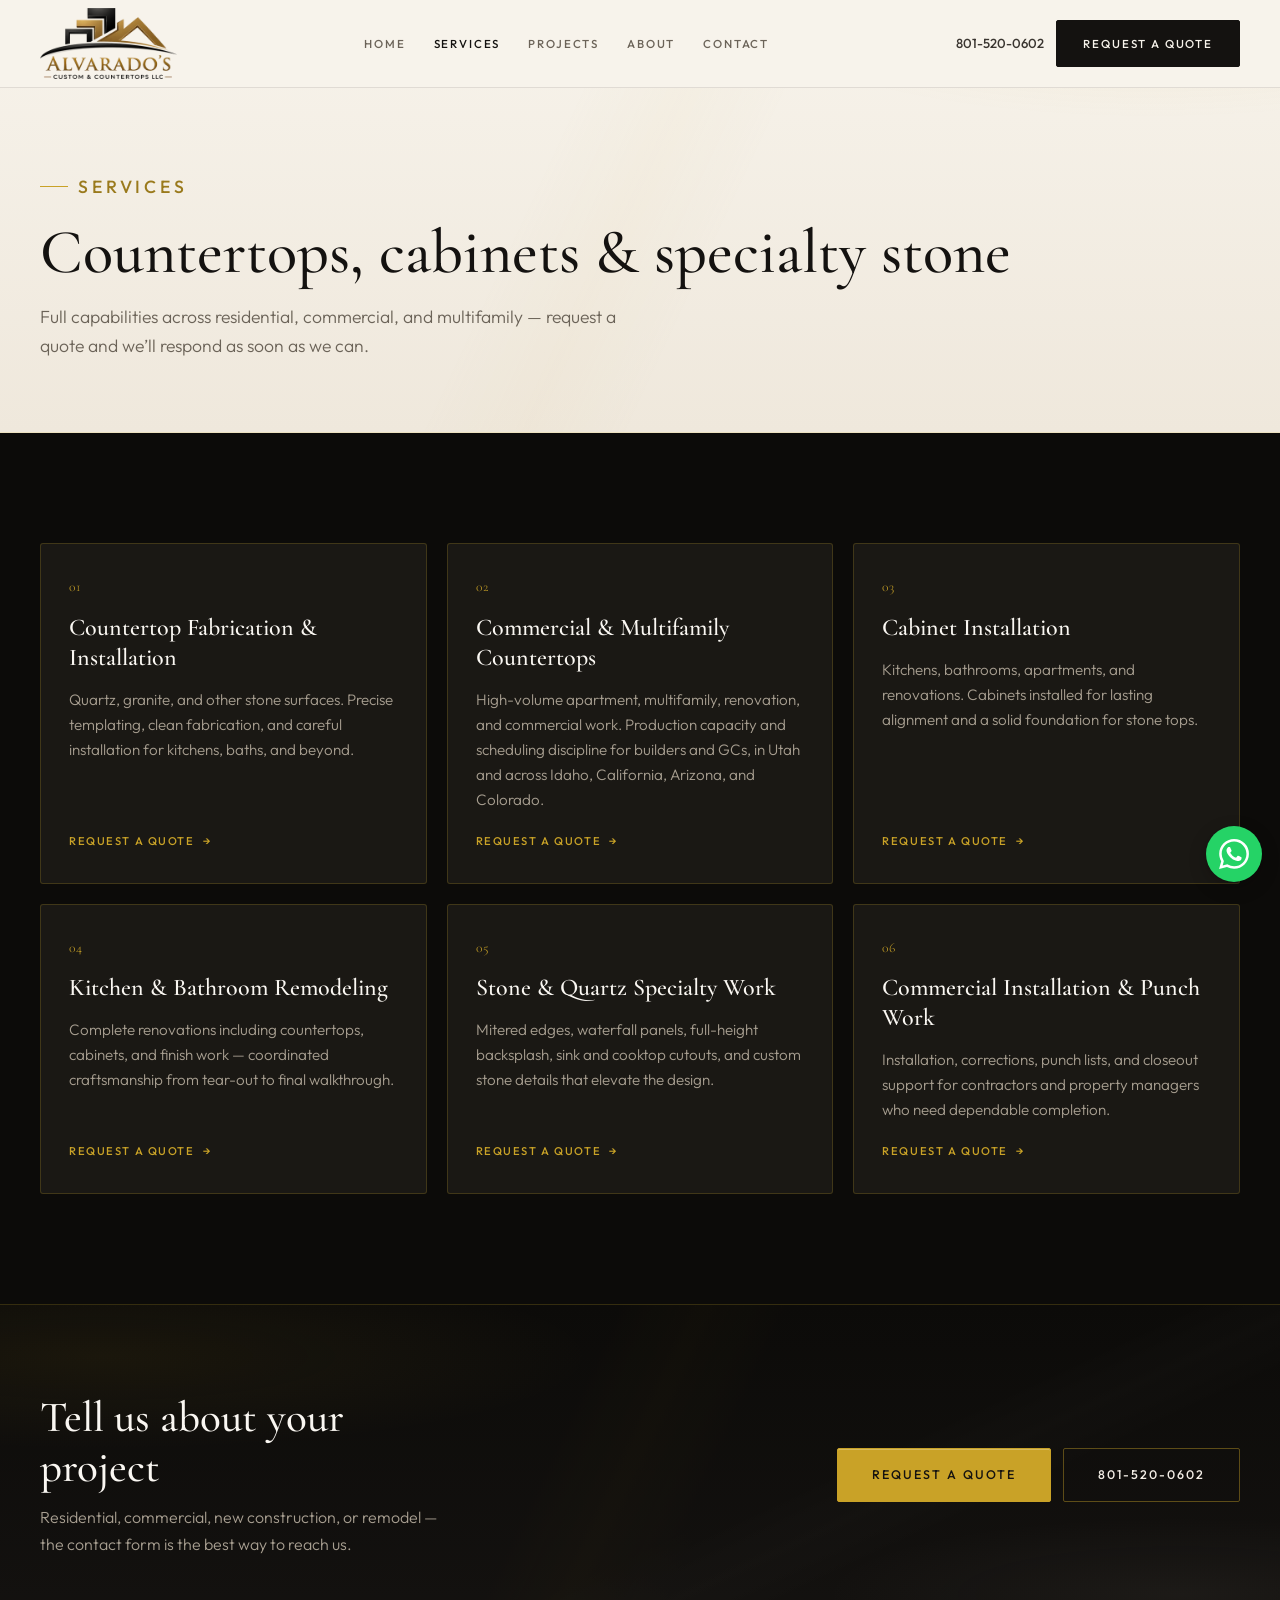
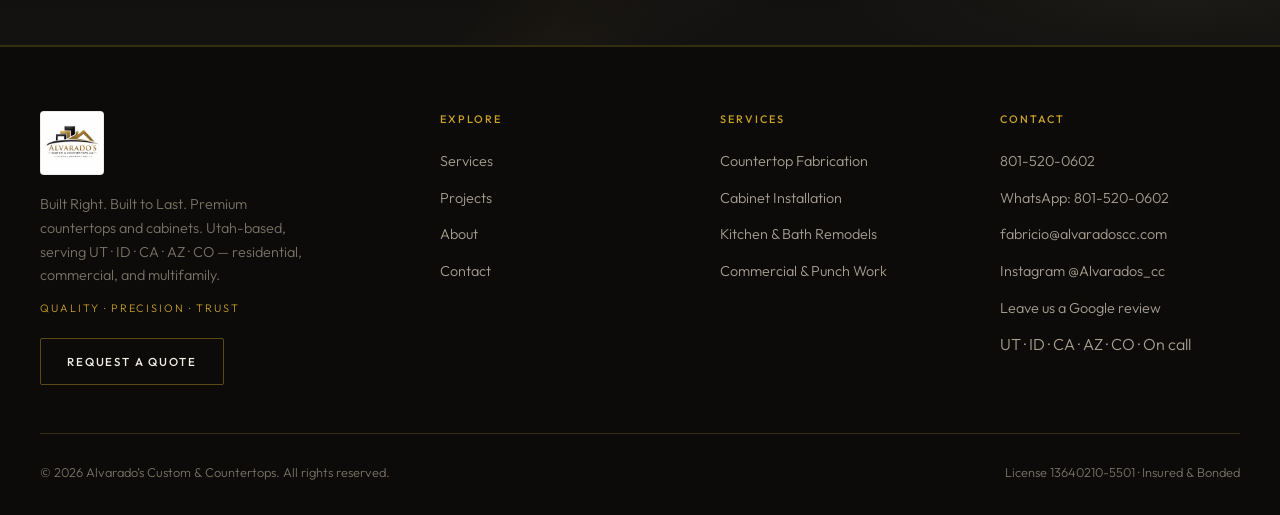
<file: services.html>
<!DOCTYPE html>
<html lang="en">
<head>
  <meta charset="UTF-8">
  <script>document.documentElement.classList.add('js')</script>
  <meta name="viewport" content="width=device-width, initial-scale=1.0">
  <title>Services | Alvarado’s Custom & Countertops</title>
  <meta name="description" content="Countertop fabrication, commercial and multifamily installs, cabinet installation, kitchen and bath remodeling, and specialty stone work across Utah, Idaho, California, Arizona, and Colorado.">
  <meta name="robots" content="index, follow">
  <link rel="canonical" href="https://www.alvaradoscc.com/services">
  <meta property="og:type" content="website">
  <meta property="og:site_name" content="Alvarado’s Custom &amp; Countertops">
  <meta property="og:title" content="Services — Alvarado’s Custom & Countertops">
  <meta property="og:description" content="Countertop fabrication, commercial and multifamily installs, cabinet installation, kitchen and bath remodeling, and specialty stone work across Utah, Idaho, California, Arizona, and Colorado.">
  <meta property="og:url" content="https://www.alvaradoscc.com/services">
  <meta property="og:locale" content="en_US">
  <meta name="twitter:card" content="summary">
  <meta name="twitter:title" content="Services — Alvarado’s Custom & Countertops">
  <meta name="twitter:description" content="Countertop fabrication, commercial and multifamily installs, cabinet installation, kitchen and bath remodeling, and specialty stone work across Utah, Idaho, California, Arizona, and Colorado.">
  <link rel="icon" href="/favicon.svg" type="image/svg+xml">
  <link rel="preconnect" href="https://fonts.googleapis.com">
  <link rel="preconnect" href="https://fonts.gstatic.com" crossorigin>
  <link href="https://fonts.googleapis.com/css2?family=Cormorant+Garamond:ital,wght@0,400;0,500;0,600;1,400;1,500&family=Outfit:wght@300;400;500;600&display=swap" rel="stylesheet">
  <link rel="stylesheet" href="/css/styles.css">
</head>
<body>
  <header class="site-header">
    <div class="nav-inner">
      <a class="logo" href="/">
        <picture>
          <source srcset="/assets/logo-header.webp" type="image/webp">
          <img class="logo-mark" src="/assets/logo-header.png" alt="Alvarado’s Custom &amp; Countertops LLC" width="137" height="72">
        </picture>
      </a>
      <nav class="nav-links" aria-label="Primary">
        <a href="/">Home</a>
        <a href="/services" class="active" aria-current="page">Services</a>
        <a href="/projects">Projects</a>
        <a href="/about">About</a>
        <a href="/contact">Contact</a>
      </nav>
      <div class="nav-actions">
        <a class="nav-phone" href="tel:8015200602">801-520-0602</a>
        <a class="btn btn-primary" href="/contact">Request a Quote</a>
        <a class="nav-call" href="tel:+18015200602" aria-label="Call 801-520-0602"><svg viewBox="0 0 24 24" width="20" height="20" aria-hidden="true" focusable="false"><path fill="currentColor" d="M6.6 10.8a15.1 15.1 0 0 0 6.6 6.6l2.2-2.2a1 1 0 0 1 1-.25 11.4 11.4 0 0 0 3.6.57 1 1 0 0 1 1 1V20a1 1 0 0 1-1 1A17 17 0 0 1 3 4a1 1 0 0 1 1-1h3.5a1 1 0 0 1 1 1c0 1.25.2 2.45.57 3.57a1 1 0 0 1-.25 1z"/></svg></a>
        <button class="menu-toggle" type="button" aria-label="Open menu" aria-expanded="false"><span></span></button>
      </div>
    </div>
  </header>
  <main>
    <section class="page-hero stone-bg">
      <div class="vein" aria-hidden="true"></div>
      <div class="container">
        <p class="eyebrow">Services</p>
        <h1>Countertops, cabinets &amp; specialty stone</h1>
        <p>Full capabilities across residential, commercial, and multifamily — request a quote and we’ll respond as soon as we can.</p>
      </div>
    </section>

    <section class="section">
      <div class="container">
        <div class="services-grid">
          <article class="service-card" id="fabrication">
            <span class="service-num">01</span>
            <h3>Countertop Fabrication &amp; Installation</h3>
            <p>Quartz, granite, and other stone surfaces. Precise templating, clean fabrication, and careful installation for kitchens, baths, and beyond.</p>
            <a class="card-link" href="/contact">Request a Quote</a>
          </article>
          <article class="service-card" id="commercial">
            <span class="service-num">02</span>
            <h3>Commercial &amp; Multifamily Countertops</h3>
            <p>High-volume apartment, multifamily, renovation, and commercial work. Production capacity and scheduling discipline for builders and GCs, in Utah and across Idaho, California, Arizona, and Colorado.</p>
            <a class="card-link" href="/contact">Request a Quote</a>
          </article>
          <article class="service-card" id="cabinets">
            <span class="service-num">03</span>
            <h3>Cabinet Installation</h3>
            <p>Kitchens, bathrooms, apartments, and renovations. Cabinets installed for lasting alignment and a solid foundation for stone tops.</p>
            <a class="card-link" href="/contact">Request a Quote</a>
          </article>
          <article class="service-card" id="remodeling">
            <span class="service-num">04</span>
            <h3>Kitchen &amp; Bathroom Remodeling</h3>
            <p>Complete renovations including countertops, cabinets, and finish work — coordinated craftsmanship from tear-out to final walkthrough.</p>
            <a class="card-link" href="/contact">Request a Quote</a>
          </article>
          <article class="service-card" id="specialty">
            <span class="service-num">05</span>
            <h3>Stone &amp; Quartz Specialty Work</h3>
            <p>Mitered edges, waterfall panels, full-height backsplash, sink and cooktop cutouts, and custom stone details that elevate the design.</p>
            <a class="card-link" href="/contact">Request a Quote</a>
          </article>
          <article class="service-card" id="punch">
            <span class="service-num">06</span>
            <h3>Commercial Installation &amp; Punch Work</h3>
            <p>Installation, corrections, punch lists, and closeout support for contractors and property managers who need dependable completion.</p>
            <a class="card-link" href="/contact">Request a Quote</a>
          </article>
        </div>
      </div>
    </section>

    <section class="cta-band stone-bg">
      <div class="vein" aria-hidden="true"></div>
      <div class="container cta-band-inner">
        <div>
          <h2>Tell us about your project</h2>
          <p>Residential, commercial, new construction, or remodel — the contact form is the best way to reach us.</p>
        </div>
        <div class="cta-actions">
          <a class="btn btn-primary btn-lg" href="/contact">Request a Quote</a>
          <a class="btn btn-outline btn-lg" href="tel:8015200602">801-520-0602</a>
        </div>
      </div>
    </section>
  </main>
  <footer class="site-footer">
    <div class="container">
      <div class="footer-top">
        <div class="footer-brand">
          <a class="logo" href="/">
            <span class="logo-plate">
              <picture>
                <source srcset="/assets/logo.webp" type="image/webp">
                <img class="logo-mark" src="/assets/logo.jpg" alt="Alvarado’s Custom &amp; Countertops" width="56" height="56">
              </picture>
            </span>
          </a>
          <p>Built Right. Built to Last. Premium countertops and cabinets. Utah-based, serving UT · ID · CA · AZ · CO — residential, commercial, and multifamily.</p>
          <p class="footer-tagline">Quality · Precision · Trust</p>
          <a class="btn btn-outline" href="/contact">Request a Quote</a>
        </div>
        <div class="footer-col">
          <h4>Explore</h4>
          <ul>
            <li><a href="/services">Services</a></li>
            <li><a href="/projects">Projects</a></li>
            <li><a href="/about">About</a></li>
            <li><a href="/contact">Contact</a></li>
          </ul>
        </div>
        <div class="footer-col">
          <h4>Services</h4>
          <ul>
            <li><a href="/services#fabrication">Countertop Fabrication</a></li>
            <li><a href="/services#cabinets">Cabinet Installation</a></li>
            <li><a href="/services#remodeling">Kitchen &amp; Bath Remodels</a></li>
            <li><a href="/services#commercial">Commercial &amp; Punch Work</a></li>
          </ul>
        </div>
        <div class="footer-col">
          <h4>Contact</h4>
          <ul>
            <li><a href="tel:8015200602">801-520-0602</a></li>
            <li><a href="https://wa.me/18015200602?text=Hola%2C%20vi%20su%20sitio%20web%20y%20quiero%20una%20cotizaci%C3%B3n.%20%2F%20Hi%2C%20I%20found%20you%20on%20your%20website%20and%20I%27d%20like%20a%20quote." target="_blank" rel="noopener">WhatsApp: 801-520-0602</a></li>
            <li><a href="mailto:fabricio@alvaradoscc.com">fabricio@alvaradoscc.com</a></li>
            <li><a href="https://www.instagram.com/Alvarados_cc/" target="_blank" rel="noopener">Instagram @Alvarados_cc</a></li>
            <li><a href="https://search.google.com/local/writereview?placeid=ChIJxzX1OnHylA4ReHe_iorp3I0" target="_blank" rel="noopener">Leave us a Google review</a></li>
            <li><span style="color:var(--text-muted)">UT · ID · CA · AZ · CO · On call</span></li>
          </ul>
        </div>
      </div>
      <div class="footer-bottom">
        <span>© 2026 Alvarado’s Custom &amp; Countertops. All rights reserved.</span>
        <span>License 13640210-5501 · Insured &amp; Bonded</span>
      </div>
    </div>
  </footer>
  <a class="wa-float" href="https://wa.me/18015200602?text=Hola%2C%20vi%20su%20sitio%20web%20y%20quiero%20una%20cotizaci%C3%B3n.%20%2F%20Hi%2C%20I%20found%20you%20on%20your%20website%20and%20I%27d%20like%20a%20quote." target="_blank" rel="noopener" aria-label="Chat on WhatsApp"><svg viewBox="0 0 24 24" width="30" height="30" aria-hidden="true" focusable="false"><path fill="currentColor" d="M17.472 14.382c-.297-.149-1.758-.867-2.03-.967-.273-.099-.471-.148-.67.15-.197.297-.767.966-.94 1.164-.173.199-.347.223-.644.075-.297-.15-1.255-.463-2.39-1.475-.883-.788-1.48-1.761-1.653-2.059-.173-.297-.018-.458.13-.606.134-.133.298-.347.446-.52.149-.174.198-.298.298-.497.099-.198.05-.371-.025-.52-.075-.149-.669-1.612-.916-2.207-.242-.579-.487-.5-.669-.51-.173-.008-.371-.01-.57-.01-.198 0-.52.074-.792.372-.272.297-1.04 1.016-1.04 2.479 0 1.462 1.065 2.875 1.213 3.074.149.198 2.096 3.2 5.077 4.487.709.306 1.262.489 1.694.625.712.227 1.36.195 1.871.118.571-.085 1.758-.719 2.006-1.413.248-.694.248-1.289.173-1.413-.074-.124-.272-.198-.57-.347m-5.421 7.403h-.004a9.87 9.87 0 01-5.031-1.378l-.361-.214-3.741.982.998-3.648-.235-.374a9.86 9.86 0 01-1.51-5.26c.001-5.45 4.436-9.884 9.888-9.884 2.64 0 5.122 1.03 6.988 2.898a9.825 9.825 0 012.893 6.994c-.003 5.45-4.437 9.884-9.885 9.884m8.413-18.297A11.815 11.815 0 0012.05 0C5.495 0 .16 5.335.157 11.892c0 2.096.547 4.142 1.588 5.945L.057 24l6.305-1.654a11.882 11.882 0 005.683 1.448h.005c6.554 0 11.89-5.335 11.893-11.893a11.821 11.821 0 00-3.48-8.413Z"/></svg><span class="wa-label" aria-hidden="true">WhatsApp</span></a>
  <script src="/js/main.js"></script>
</body>
</html>
</file>
<file: css/styles.css>
:root {
  --bg: #0c0b09;
  --bg-elevated: #141210;
  --bg-card: #1a1814;
  --bg-soft: #211e19;
  --cream: #f7f3eb;
  --cream-deep: #efe8dc;
  --cream-muted: #e5ddd0;
  --ink: #141210;
  --ink-soft: #3a3530;
  --ink-muted: #6b6358;
  --border: rgba(201, 162, 39, 0.22);
  --border-strong: rgba(201, 162, 39, 0.42);
  --border-cream: rgba(20, 18, 16, 0.1);
  --text: #f3eee6;
  --text-muted: #a89f91;
  --text-dim: #7a7266;
  --accent: #c9a227;
  --accent-light: #dfc56a;
  --accent-dark: #9a7a1c;
  --stone: #8a8378;
  --stone-light: #d4cdc2;
  --white: #faf7f2;
  --success: #7d9b6a;
  --radius: 2px;
  --shadow: 0 28px 70px rgba(0, 0, 0, 0.4);
  --shadow-soft: 0 16px 40px rgba(20, 18, 16, 0.08);
  --font-display: "Cormorant Garamond", Georgia, serif;
  --font-body: "Outfit", system-ui, sans-serif;
  --max: 1200px;
  --nav-h: 88px;
}

*, *::before, *::after { box-sizing: border-box; margin: 0; padding: 0; }

html { scroll-behavior: smooth; }

body {
  background: var(--bg);
  color: var(--text);
  font-family: var(--font-body);
  font-weight: 300;
  line-height: 1.65;
  overflow-x: hidden;
  -webkit-font-smoothing: antialiased;
}

img { max-width: 100%; display: block; }
a { color: inherit; text-decoration: none; }
ul { list-style: none; }
button, input, select, textarea { font: inherit; color: inherit; }

.container {
  width: min(100% - 48px, var(--max));
  margin-inline: auto;
}

/* Subtle atmosphere */
.stone-bg {
  position: relative;
  isolation: isolate;
}
.stone-bg::before {
  content: "";
  position: absolute;
  inset: 0;
  z-index: -1;
  background:
    radial-gradient(ellipse 70% 50% at 8% 15%, rgba(201, 162, 39, 0.07), transparent 55%),
    radial-gradient(ellipse 55% 45% at 92% 85%, rgba(138, 131, 120, 0.08), transparent 50%),
    linear-gradient(180deg, var(--bg) 0%, var(--bg-elevated) 100%);
  pointer-events: none;
}
.vein {
  position: absolute;
  inset: 0;
  z-index: -1;
  opacity: 0.4;
  background:
    linear-gradient(115deg, transparent 42%, rgba(201, 162, 39, 0.06) 49%, transparent 56%),
    linear-gradient(155deg, transparent 58%, rgba(247, 243, 235, 0.035) 65%, transparent 72%);
  pointer-events: none;
}

/* ========== HEADER (cream plate for logo) ========== */
.site-header {
  position: fixed;
  top: 0; left: 0; right: 0;
  z-index: 100;
  height: var(--nav-h);
  display: flex;
  align-items: center;
  background: var(--cream);
  border-bottom: 1px solid var(--border-cream);
  transition: box-shadow 0.3s;
}
.site-header.scrolled {
  box-shadow: 0 8px 28px rgba(20, 18, 16, 0.08);
}
.nav-inner {
  width: min(100% - 40px, var(--max));
  margin-inline: auto;
  display: flex;
  align-items: center;
  justify-content: space-between;
  gap: 20px;
}
.logo {
  display: flex;
  align-items: center;
  gap: 12px;
  flex-shrink: 0;
}
.logo-plate {
  display: flex;
  align-items: center;
  justify-content: center;
  background: #fff;
  padding: 4px;
  border: 1px solid rgba(20, 18, 16, 0.08);
  border-radius: 4px;
  box-shadow: 0 1px 0 rgba(255,255,255,0.8) inset;
}
.logo-mark {
  width: auto;
  height: 64px;
  flex-shrink: 0;
  object-fit: contain;
  display: block;
  border-radius: 2px;
}
.logo-text {
  display: none;
  flex-direction: column;
  line-height: 1.15;
}
.logo-text strong {
  font-family: var(--font-display);
  font-size: 1.05rem;
  font-weight: 600;
  letter-spacing: 0.02em;
  color: var(--ink);
}
.logo-text span {
  font-size: 0.58rem;
  letter-spacing: 0.16em;
  text-transform: uppercase;
  color: var(--accent-dark);
  font-weight: 500;
}
@media (max-width: 480px) {
  .logo-mark { height: 48px; }
  .logo-text { display: flex; }
  .logo-text span { display: none; }
}

.nav-links {
  display: flex;
  align-items: center;
  gap: 28px;
}
.nav-links a {
  font-size: 0.72rem;
  letter-spacing: 0.16em;
  text-transform: uppercase;
  color: var(--ink-muted);
  transition: color 0.2s;
  font-weight: 500;
}
.nav-links a:hover,
.nav-links a.active { color: var(--ink); }

.nav-actions {
  display: flex;
  align-items: center;
  gap: 12px;
}
.nav-phone {
  display: none;
  align-items: center;
  gap: 8px;
  font-size: 0.82rem;
  color: var(--ink-soft);
  font-weight: 500;
  transition: color 0.2s;
}
.nav-phone:hover { color: var(--accent-dark); }
@media (min-width: 1100px) {
  .nav-phone { display: inline-flex; }
}

.btn {
  display: inline-flex;
  align-items: center;
  justify-content: center;
  gap: 8px;
  padding: 13px 26px;
  font-size: 0.72rem;
  letter-spacing: 0.16em;
  text-transform: uppercase;
  font-weight: 500;
  border: 1px solid transparent;
  border-radius: var(--radius);
  cursor: pointer;
  transition: background 0.2s, color 0.2s, border-color 0.2s, transform 0.15s, box-shadow 0.2s;
  white-space: nowrap;
}
.btn:hover { transform: translateY(-1px); }
.btn-primary {
  background: var(--accent);
  color: var(--ink);
  border-color: var(--accent);
  box-shadow: 0 1px 0 rgba(255,255,255,0.25) inset;
}
.btn-primary:hover {
  background: var(--accent-light);
  border-color: var(--accent-light);
}
.btn-outline {
  background: transparent;
  color: var(--text);
  border-color: var(--border-strong);
}
.btn-outline:hover {
  border-color: var(--accent);
  color: var(--accent-light);
}
.btn-outline-dark {
  background: transparent;
  color: var(--ink);
  border-color: rgba(20, 18, 16, 0.22);
}
.btn-outline-dark:hover {
  border-color: var(--accent-dark);
  color: var(--accent-dark);
}
.btn-ghost {
  background: transparent;
  color: var(--accent);
  border-color: transparent;
  padding-inline: 8px;
}
.btn-lg { padding: 16px 34px; font-size: 0.78rem; }

/* Header buttons need dark-friendly outline */
.site-header .btn-primary {
  background: var(--ink);
  color: var(--cream);
  border-color: var(--ink);
  box-shadow: none;
}
.site-header .btn-primary:hover {
  background: var(--ink-soft);
  border-color: var(--ink-soft);
  color: var(--cream);
}

.menu-toggle {
  display: none;
  width: 44px;
  height: 44px;
  border: 1px solid var(--border-cream);
  background: transparent;
  color: var(--ink);
  align-items: center;
  justify-content: center;
  cursor: pointer;
  border-radius: var(--radius);
}
.menu-toggle span {
  display: block;
  width: 18px;
  height: 1.5px;
  background: currentColor;
  position: relative;
}
.menu-toggle span::before,
.menu-toggle span::after {
  content: "";
  position: absolute;
  left: 0;
  width: 100%;
  height: 1.5px;
  background: currentColor;
}
.menu-toggle span::before { top: -6px; }
.menu-toggle span::after { top: 6px; }

@media (max-width: 900px) {
  .menu-toggle { display: inline-flex; }
  .nav-links {
    position: fixed;
    inset: var(--nav-h) 0 auto 0;
    background: var(--cream);
    border-bottom: 1px solid var(--border-cream);
    flex-direction: column;
    align-items: stretch;
    padding: 20px 24px 28px;
    gap: 0;
    display: none;
    box-shadow: var(--shadow-soft);
  }
  .nav-links.open { display: flex; }
  .nav-links a {
    padding: 14px 0;
    border-bottom: 1px solid var(--border-cream);
    color: var(--ink-soft);
  }
  .nav-actions .btn { display: none; }
}

/* ========== HERO (editorial showroom) ========== */
.hero {
  min-height: calc(100vh - var(--nav-h));
  display: flex;
  align-items: stretch;
  padding: 0;
  position: relative;
  overflow: hidden;
  margin-top: var(--nav-h);
  background: var(--cream);
  color: var(--ink);
}
.hero-grid {
  display: grid;
  grid-template-columns: 1.05fr 0.95fr;
  gap: 0;
  align-items: stretch;
  width: 100%;
  max-width: none;
  min-height: calc(100vh - var(--nav-h));
}
.hero-copy {
  display: flex;
  flex-direction: column;
  justify-content: center;
  padding: 72px clamp(24px, 5vw, 72px);
  max-width: 640px;
  margin-left: auto;
  width: 100%;
}
.hero .eyebrow {
  color: var(--accent-dark);
}
.hero .eyebrow::before { background: var(--accent); }
.hero h1 {
  font-family: var(--font-display);
  font-size: clamp(3rem, 6.5vw, 5rem);
  font-weight: 500;
  line-height: 1.05;
  letter-spacing: -0.02em;
  color: var(--ink);
  margin-bottom: 22px;
}
.hero h1 em {
  font-style: italic;
  color: var(--accent-dark);
  font-weight: 400;
}
.hero-lead {
  font-size: 1.12rem;
  color: var(--ink-muted);
  max-width: 36ch;
  margin-bottom: 20px;
  line-height: 1.7;
}
.hero-pillars {
  display: flex;
  flex-wrap: wrap;
  gap: 8px 18px;
  margin-bottom: 36px;
  font-size: 0.7rem;
  letter-spacing: 0.2em;
  text-transform: uppercase;
  color: var(--ink-soft);
  font-weight: 500;
}
.hero-pillars span { position: relative; }
.hero-pillars span:not(:last-child)::after {
  content: "·";
  position: absolute;
  right: -12px;
  color: var(--accent);
}
.hero-cta {
  display: flex;
  flex-wrap: wrap;
  gap: 12px;
  margin-bottom: 48px;
}
.hero-meta {
  display: grid;
  grid-template-columns: repeat(4, minmax(0, 1fr));
  gap: 16px;
  padding-top: 28px;
  border-top: 1px solid var(--border-cream);
}
.hero-meta div strong {
  display: block;
  font-family: var(--font-display);
  font-size: 1.55rem;
  font-weight: 600;
  color: var(--ink);
  line-height: 1.2;
}
.hero-meta div span {
  font-size: 0.65rem;
  letter-spacing: 0.12em;
  text-transform: uppercase;
  color: var(--ink-muted);
}

.hero-visual {
  position: relative;
  min-height: 520px;
  background: var(--cream-deep);
  border-left: 1px solid var(--border-cream);
  overflow: hidden;
}
.hero-showroom {
  position: absolute;
  inset: 0;
  display: grid;
  grid-template-columns: 1.15fr 0.85fr;
  grid-template-rows: 1.1fr 0.9fr;
  gap: 14px;
  padding: clamp(20px, 3vw, 36px);
}
.slab {
  position: relative;
  border-radius: 3px;
  overflow: hidden;
  border: 1px solid rgba(20, 18, 16, 0.08);
  box-shadow: var(--shadow-soft);
}
.slab-a {
  grid-row: 1 / 3;
  background:
    linear-gradient(155deg, #f4f0e8 0%, #e8e0d2 28%, #d9d0c0 52%, #ebe4d6 78%, #f7f3eb 100%);
}
.slab-a::before {
  content: "";
  position: absolute;
  inset: 0;
  background:
    linear-gradient(128deg, transparent 18%, rgba(201,162,39,0.18) 36%, transparent 44%),
    linear-gradient(168deg, transparent 48%, rgba(90,80,65,0.1) 58%, transparent 66%),
    linear-gradient(95deg, transparent 62%, rgba(255,255,255,0.55) 72%, transparent 82%),
    radial-gradient(ellipse at 30% 20%, rgba(255,255,255,0.4), transparent 45%);
}
.slab-a::after {
  content: "";
  position: absolute;
  inset: 0;
  background:
    linear-gradient(200deg, transparent 30%, rgba(60,50,40,0.06) 55%, transparent 70%);
  opacity: 0.9;
}
.slab-b {
  background:
    linear-gradient(145deg, #2a2620 0%, #1a1814 40%, #3a342c 70%, #221f1a 100%);
}
.slab-b::before {
  content: "";
  position: absolute;
  inset: 0;
  background:
    linear-gradient(125deg, transparent 22%, rgba(201,162,39,0.28) 40%, transparent 48%),
    linear-gradient(160deg, transparent 55%, rgba(247,243,235,0.1) 62%, transparent 70%);
}
.slab-c {
  background:
    linear-gradient(160deg, #ebe6dc, #d8d0c2 45%, #cfc6b6);
}
.slab-c::before {
  content: "";
  position: absolute;
  inset: 0;
  background:
    radial-gradient(circle at 70% 40%, rgba(201,162,39,0.15), transparent 35%),
    linear-gradient(110deg, transparent 35%, rgba(90,80,65,0.08) 50%, transparent 60%);
}
.hero-showroom-caption {
  position: absolute;
  bottom: clamp(20px, 3vw, 36px);
  left: clamp(20px, 3vw, 36px);
  right: clamp(20px, 3vw, 36px);
  display: flex;
  justify-content: space-between;
  align-items: flex-end;
  gap: 16px;
  pointer-events: none;
  z-index: 2;
}
.hero-showroom-caption p {
  font-family: var(--font-display);
  font-size: 1.15rem;
  font-style: italic;
  color: var(--ink-soft);
  background: rgba(247, 243, 235, 0.88);
  backdrop-filter: blur(8px);
  padding: 10px 14px;
  border: 1px solid var(--border-cream);
  max-width: 28ch;
}
.hero-showroom-caption span {
  font-size: 0.65rem;
  letter-spacing: 0.16em;
  text-transform: uppercase;
  color: var(--ink-muted);
  background: rgba(247, 243, 235, 0.88);
  padding: 8px 12px;
  border: 1px solid var(--border-cream);
}

@media (max-width: 980px) {
  .hero-grid { grid-template-columns: 1fr; min-height: auto; }
  .hero-copy {
    max-width: none;
    margin: 0;
    padding: 56px 24px 40px;
  }
  .hero-visual { min-height: 380px; border-left: none; border-top: 1px solid var(--border-cream); }
  .hero-meta { grid-template-columns: 1fr 1fr; }
  .hero-showroom-caption { flex-direction: column; align-items: flex-start; }
}

/* ========== EYEBROW / SECTIONS ========== */
.eyebrow {
  display: inline-flex;
  align-items: center;
  gap: 10px;
  font-size: 0.7rem;
  letter-spacing: 0.22em;
  text-transform: uppercase;
  color: var(--accent);
  margin-bottom: 18px;
  font-weight: 500;
}
.eyebrow::before {
  content: "";
  width: 28px;
  height: 1px;
  background: var(--accent);
}

.section {
  padding: 110px 0;
  position: relative;
}
.section-header {
  max-width: 620px;
  margin-bottom: 56px;
}
.section-header.centered {
  margin-inline: auto;
  text-align: center;
}
.section-header.wide { max-width: 720px; }
.section-header h2 {
  font-family: var(--font-display);
  font-size: clamp(2.1rem, 4vw, 3.1rem);
  font-weight: 500;
  line-height: 1.12;
  color: var(--white);
  margin-bottom: 16px;
}
.section-header p {
  color: var(--text-muted);
  font-size: 1.05rem;
}
.section-alt {
  background: var(--bg-elevated);
  border-block: 1px solid var(--border);
}
.section-cream {
  background: var(--cream);
  color: var(--ink);
  border-block: 1px solid var(--border-cream);
}
.section-cream .section-header h2 { color: var(--ink); }
.section-cream .section-header p { color: var(--ink-muted); }
.section-cream .eyebrow { color: var(--accent-dark); }
.section-cream .eyebrow::before { background: var(--accent); }

.section-head-row {
  display: flex;
  align-items: flex-end;
  justify-content: space-between;
  gap: 24px;
  margin-bottom: 48px;
  flex-wrap: wrap;
}
.section-head-row .section-header { margin-bottom: 0; }

/* ========== FEATURED TRACKS (3) ========== */
.tracks {
  display: grid;
  grid-template-columns: repeat(3, 1fr);
  gap: 20px;
}
.track {
  display: flex;
  flex-direction: column;
  min-height: 340px;
  padding: 36px 32px;
  background: var(--bg-card);
  border: 1px solid var(--border);
  border-radius: 3px;
  position: relative;
  overflow: hidden;
  transition: border-color 0.25s, transform 0.25s;
}
.track::before {
  content: "";
  position: absolute;
  inset: 0 auto 0 0;
  width: 2px;
  background: linear-gradient(180deg, transparent, var(--accent), transparent);
  opacity: 0.6;
}
.track:hover {
  border-color: var(--border-strong);
  transform: translateY(-3px);
}
.track-label {
  font-size: 0.68rem;
  letter-spacing: 0.2em;
  text-transform: uppercase;
  color: var(--accent);
  font-weight: 500;
  margin-bottom: 20px;
}
.track h3 {
  font-family: var(--font-display);
  font-size: 2rem;
  font-weight: 500;
  color: var(--white);
  line-height: 1.15;
  margin-bottom: 16px;
}
.track p {
  color: var(--text-muted);
  font-size: 0.98rem;
  flex: 1;
  margin-bottom: 28px;
}
.track .card-link {
  font-size: 0.7rem;
  letter-spacing: 0.16em;
  text-transform: uppercase;
  color: var(--accent);
  font-weight: 500;
  display: inline-flex;
  align-items: center;
  gap: 8px;
}
.track .card-link::after {
  content: "→";
  transition: transform 0.2s;
}
.track:hover .card-link::after { transform: translateX(4px); }

@media (max-width: 900px) {
  .tracks { grid-template-columns: 1fr; }
  .track { min-height: auto; }
}

/* ========== DIFFERENTIATOR BAND ========== */
.diff-band {
  padding: 72px 0;
  background: var(--ink);
  border-block: 1px solid var(--border);
  position: relative;
  overflow: hidden;
}
.diff-band .vein { opacity: 0.5; }
.diff-intro {
  max-width: 520px;
  margin-bottom: 40px;
}
.diff-intro h2 {
  font-family: var(--font-display);
  font-size: clamp(1.9rem, 3.5vw, 2.6rem);
  font-weight: 500;
  color: var(--white);
  line-height: 1.15;
  margin-bottom: 12px;
}
.diff-intro p { color: var(--text-muted); }
.diff-grid {
  display: grid;
  grid-template-columns: repeat(3, 1fr);
  gap: 1px;
  background: var(--border);
  border: 1px solid var(--border);
}
.diff-item {
  background: var(--bg-elevated);
  padding: 28px 26px;
}
.diff-item strong {
  display: block;
  font-family: var(--font-display);
  font-size: 1.35rem;
  color: var(--accent-light);
  font-weight: 550;
  margin-bottom: 8px;
  line-height: 1.25;
}
.diff-item p {
  font-size: 0.92rem;
  color: var(--text-muted);
  margin: 0;
}
@media (max-width: 800px) {
  .diff-grid { grid-template-columns: 1fr 1fr; }
}
@media (max-width: 520px) {
  .diff-grid { grid-template-columns: 1fr; }
}

/* ========== SERVICE CARDS (services page) ========== */
.services-grid {
  display: grid;
  grid-template-columns: repeat(3, 1fr);
  gap: 20px;
}
.service-card {
  background: var(--bg-card);
  border: 1px solid var(--border);
  border-radius: 3px;
  padding: 32px 28px;
  display: flex;
  flex-direction: column;
  gap: 14px;
  transition: border-color 0.25s, transform 0.25s, background 0.25s;
  position: relative;
  overflow: hidden;
}
.service-card::before {
  content: "";
  position: absolute;
  top: 0; left: 0; right: 0;
  height: 1px;
  background: linear-gradient(90deg, transparent, var(--accent), transparent);
  opacity: 0;
  transition: opacity 0.25s;
}
.service-card:hover {
  border-color: var(--border-strong);
  transform: translateY(-3px);
  background: var(--bg-soft);
}
.service-card:hover::before { opacity: 1; }
.service-num {
  font-family: var(--font-display);
  font-size: 0.85rem;
  color: var(--accent);
  letter-spacing: 0.08em;
}
.service-card h3 {
  font-family: var(--font-display);
  font-size: 1.5rem;
  font-weight: 550;
  color: var(--white);
  line-height: 1.25;
}
.service-card p {
  color: var(--text-muted);
  font-size: 0.95rem;
  flex: 1;
}
.service-card .card-link {
  font-size: 0.7rem;
  letter-spacing: 0.14em;
  text-transform: uppercase;
  color: var(--accent);
  font-weight: 500;
  display: inline-flex;
  align-items: center;
  gap: 8px;
  margin-top: 6px;
}
.service-card .card-link::after {
  content: "→";
  transition: transform 0.2s;
}
.service-card:hover .card-link::after { transform: translateX(4px); }

@media (max-width: 900px) {
  .services-grid { grid-template-columns: 1fr 1fr; }
}
@media (max-width: 600px) {
  .services-grid { grid-template-columns: 1fr; }
}

/* ========== FEATURE STRIP (legacy / secondary) ========== */
.features {
  display: grid;
  grid-template-columns: repeat(4, 1fr);
  gap: 18px;
}
.feature {
  padding: 28px 22px;
  border: 1px solid var(--border);
  border-radius: 3px;
  background: var(--bg-card);
  text-align: left;
}
.feature-icon {
  width: 42px;
  height: 42px;
  margin-bottom: 16px;
  border: 1px solid var(--border-strong);
  border-radius: 50%;
  display: flex;
  align-items: center;
  justify-content: center;
  color: var(--accent);
}
.feature h3 {
  font-family: var(--font-display);
  font-size: 1.25rem;
  color: var(--white);
  margin-bottom: 8px;
  font-weight: 550;
}
.feature p {
  font-size: 0.88rem;
  color: var(--text-muted);
}
.section-cream .feature {
  background: #fff;
  border-color: var(--border-cream);
  box-shadow: var(--shadow-soft);
}
.section-cream .feature h3 { color: var(--ink); }
.section-cream .feature p { color: var(--ink-muted); }
@media (max-width: 900px) {
  .features { grid-template-columns: 1fr 1fr; }
}
@media (max-width: 500px) {
  .features { grid-template-columns: 1fr; }
}

/* ========== GALLERY / PROJECTS ========== */
.gallery-note {
  font-size: 0.85rem;
  color: var(--text-dim);
  letter-spacing: 0.02em;
  margin-top: -36px;
  margin-bottom: 40px;
}
.section-cream .gallery-note { color: var(--ink-muted); }

.gallery {
  display: grid;
  grid-template-columns: 1.25fr 0.75fr;
  gap: 22px;
}
.gallery-frame {
  display: flex;
  flex-direction: column;
  background: var(--bg-card);
  border: 1px solid var(--border);
  border-radius: 3px;
  overflow: hidden;
  transition: border-color 0.25s;
}
.gallery-frame:hover { border-color: var(--border-strong); }
.frame-stage {
  position: relative;
  aspect-ratio: 16 / 11;
  background: var(--bg-soft);
  overflow: hidden;
}
.gallery-frame.featured .frame-stage { aspect-ratio: 4 / 3; min-height: 360px; }
.frame-slab {
  position: absolute;
  inset: 0;
}
.frame-slab.quartz {
  background:
    linear-gradient(160deg, #2c2822, #151310 40%, #3d372e);
}
.frame-slab.quartz::before {
  content: "";
  position: absolute;
  inset: 0;
  background:
    linear-gradient(130deg, transparent 25%, rgba(201,162,39,0.2) 45%, transparent 52%),
    linear-gradient(200deg, transparent 60%, rgba(243,238,230,0.08) 70%, transparent 78%);
}
.frame-slab.granite {
  background: linear-gradient(145deg, #242018, #0f0e0c 50%, #2a2620);
}
.frame-slab.granite::before {
  content: "";
  position: absolute;
  inset: 0;
  background:
    radial-gradient(circle at 20% 30%, rgba(201,162,39,0.12), transparent 25%),
    radial-gradient(circle at 70% 60%, rgba(138,131,120,0.15), transparent 30%),
    linear-gradient(110deg, transparent 40%, rgba(212,205,194,0.1) 50%, transparent 58%);
}
.frame-mat {
  position: absolute;
  inset: 18px;
  border: 1px solid rgba(247, 243, 235, 0.12);
  pointer-events: none;
}
.frame-mat::after {
  content: "";
  position: absolute;
  inset: 10px;
  border: 1px solid rgba(201, 162, 39, 0.15);
}
.frame-caption {
  padding: 22px 24px 26px;
  border-top: 1px solid var(--border);
}
.frame-caption .project-tag {
  display: inline-block;
  font-size: 0.65rem;
  letter-spacing: 0.16em;
  text-transform: uppercase;
  color: var(--accent);
  margin-bottom: 10px;
  font-weight: 500;
}
.frame-caption h3 {
  font-family: var(--font-display);
  font-size: 1.65rem;
  color: var(--white);
  margin-bottom: 8px;
  font-weight: 550;
  line-height: 1.2;
}
.frame-caption p {
  color: var(--text-muted);
  font-size: 0.95rem;
  max-width: 48ch;
}

/* Cream gallery variant */
.section-cream .gallery-frame {
  background: #fff;
  border-color: var(--border-cream);
  box-shadow: var(--shadow-soft);
}
.section-cream .frame-caption { border-top-color: var(--border-cream); }
.section-cream .frame-caption h3 { color: var(--ink); }
.section-cream .frame-caption p { color: var(--ink-muted); }
.section-cream .frame-caption .project-tag { color: var(--accent-dark); }

@media (max-width: 800px) {
  .gallery { grid-template-columns: 1fr; }
  .gallery-frame.featured .frame-stage { min-height: 260px; }
}

/* Keep old project-card for safety */
.projects-grid {
  display: grid;
  grid-template-columns: 1.2fr 0.8fr;
  gap: 20px;
}
.project-card {
  position: relative;
  border: 1px solid var(--border);
  border-radius: 3px;
  overflow: hidden;
  min-height: 320px;
  display: flex;
  flex-direction: column;
  justify-content: flex-end;
  padding: 32px;
  background: var(--bg-card);
}
.project-card.tall { min-height: 420px; }
.project-texture { position: absolute; inset: 0; z-index: 0; }
.project-texture.quartz {
  background: linear-gradient(160deg, #2c2822, #151310 40%, #3d372e);
}
.project-texture.quartz::before {
  content: "";
  position: absolute;
  inset: 0;
  background:
    linear-gradient(130deg, transparent 25%, rgba(201,162,39,0.18) 45%, transparent 52%),
    linear-gradient(200deg, transparent 60%, rgba(243,238,230,0.08) 70%, transparent 78%);
}
.project-texture.granite {
  background: linear-gradient(145deg, #242018, #0f0e0c 50%, #2a2620);
}
.project-texture.granite::before {
  content: "";
  position: absolute;
  inset: 0;
  background:
    radial-gradient(circle at 20% 30%, rgba(201,162,39,0.12), transparent 25%),
    radial-gradient(circle at 70% 60%, rgba(138,131,120,0.15), transparent 30%),
    linear-gradient(110deg, transparent 40%, rgba(212,205,194,0.1) 50%, transparent 58%);
}
.project-card > *:not(.project-texture) { position: relative; z-index: 1; }
.project-tag {
  display: inline-block;
  font-size: 0.68rem;
  letter-spacing: 0.16em;
  text-transform: uppercase;
  color: var(--accent);
  margin-bottom: 12px;
  font-weight: 500;
}
.project-card h3 {
  font-family: var(--font-display);
  font-size: 1.8rem;
  color: var(--white);
  margin-bottom: 10px;
  font-weight: 550;
}
.project-card p { color: var(--text-muted); max-width: 42ch; }
@media (max-width: 800px) {
  .projects-grid { grid-template-columns: 1fr; }
  .project-card.tall { min-height: 300px; }
}

/* ========== TESTIMONIALS (editorial pull-quotes) ========== */
.pullquotes {
  display: grid;
  grid-template-columns: 1fr 1fr;
  gap: 32px;
}
.pullquote {
  position: relative;
  padding: 8px 0 8px 28px;
  border-left: 2px solid var(--accent);
}
.pullquote blockquote {
  font-family: var(--font-display);
  font-size: clamp(1.45rem, 2.4vw, 1.85rem);
  font-style: italic;
  line-height: 1.4;
  color: var(--white);
  margin-bottom: 28px;
  font-weight: 400;
}
.pullquote cite {
  display: block;
  font-style: normal;
  font-size: 0.72rem;
  letter-spacing: 0.18em;
  text-transform: uppercase;
  color: var(--accent);
  font-weight: 500;
}
.pullquote cite::before {
  content: "— ";
  color: var(--text-dim);
}
.section-cream .pullquote blockquote { color: var(--ink); }
.section-cream .pullquote cite { color: var(--accent-dark); }

/* Compact card testimonials (about page optional) */
.testimonials {
  display: grid;
  grid-template-columns: 1fr 1fr;
  gap: 20px;
}
.testimonial {
  background: var(--bg-card);
  border: 1px solid var(--border);
  border-radius: 3px;
  padding: 36px 32px;
}
.testimonial blockquote {
  font-family: var(--font-display);
  font-size: 1.35rem;
  font-style: italic;
  line-height: 1.45;
  color: var(--white);
  margin-bottom: 24px;
}
.testimonial cite {
  display: block;
  font-style: normal;
  font-size: 0.8rem;
  letter-spacing: 0.12em;
  text-transform: uppercase;
  color: var(--accent);
  font-weight: 500;
}
@media (max-width: 700px) {
  .pullquotes,
  .testimonials { grid-template-columns: 1fr; }
}

/* ========== CTA BAND ========== */
.cta-band {
  position: relative;
  padding: 88px 0;
  overflow: hidden;
  border-block: 1px solid var(--border);
}
.cta-band-inner {
  display: flex;
  align-items: center;
  justify-content: space-between;
  gap: 40px;
  flex-wrap: wrap;
}
.cta-band h2 {
  font-family: var(--font-display);
  font-size: clamp(1.9rem, 3.5vw, 2.7rem);
  font-weight: 500;
  color: var(--white);
  max-width: 18ch;
  line-height: 1.15;
}
.cta-band p {
  color: var(--text-muted);
  max-width: 38ch;
  margin-top: 12px;
}
.cta-actions { display: flex; flex-wrap: wrap; gap: 12px; }

/* ========== PAGE HERO ========== */
.page-hero {
  padding: calc(var(--nav-h) + 80px) 0 72px;
  position: relative;
  overflow: hidden;
  border-bottom: 1px solid var(--border);
  background: var(--cream);
  color: var(--ink);
}
.page-hero::before {
  background:
    radial-gradient(ellipse 60% 50% at 90% 0%, rgba(201,162,39,0.08), transparent 55%),
    linear-gradient(180deg, var(--cream) 0%, var(--cream-deep) 100%) !important;
}
.page-hero .eyebrow { color: var(--accent-dark); }
.page-hero .eyebrow::before { background: var(--accent); }
.page-hero h1 {
  font-family: var(--font-display);
  font-size: clamp(2.5rem, 5vw, 3.9rem);
  font-weight: 500;
  color: var(--ink);
  line-height: 1.08;
  margin-bottom: 16px;
}
.page-hero p {
  color: var(--ink-muted);
  font-size: 1.1rem;
  max-width: 48ch;
}

/* ========== ABOUT ========== */
.about-grid {
  display: grid;
  grid-template-columns: 1fr 1fr;
  gap: 64px;
  align-items: start;
}
.about-copy h2 {
  font-family: var(--font-display);
  font-size: 2.2rem;
  font-weight: 500;
  color: var(--white);
  margin-bottom: 20px;
  line-height: 1.2;
}
.about-copy p {
  color: var(--text-muted);
  margin-bottom: 16px;
}
.diff-list {
  display: grid;
  gap: 14px;
  margin-top: 28px;
}
.diff-list li {
  display: flex;
  gap: 14px;
  align-items: flex-start;
  color: var(--text-muted);
  font-size: 0.95rem;
}
.diff-list li::before {
  content: "";
  width: 7px;
  height: 7px;
  margin-top: 9px;
  flex-shrink: 0;
  background: var(--accent);
  border-radius: 50%;
}
.about-panel {
  background: var(--bg-card);
  border: 1px solid var(--border);
  border-radius: 3px;
  padding: 36px;
  position: relative;
  overflow: hidden;
}
.about-panel .vein { opacity: 0.5; }
.stat-row {
  display: grid;
  grid-template-columns: 1fr 1fr;
  gap: 24px;
  margin-bottom: 28px;
}
.stat strong {
  display: block;
  font-family: var(--font-display);
  font-size: 2rem;
  color: var(--white);
  font-weight: 600;
}
.stat span {
  font-size: 0.72rem;
  letter-spacing: 0.12em;
  text-transform: uppercase;
  color: var(--text-dim);
}
.creds {
  border-top: 1px solid var(--border);
  padding-top: 24px;
  display: grid;
  gap: 12px;
}
.creds li {
  font-size: 0.9rem;
  color: var(--text-muted);
  display: flex;
  justify-content: space-between;
  gap: 16px;
}
.creds li span:last-child { color: var(--accent-light); text-align: right; }

@media (max-width: 800px) {
  .about-grid { grid-template-columns: 1fr; gap: 40px; }
}

/* ========== CONTACT ========== */
.contact-grid {
  display: grid;
  grid-template-columns: 0.9fr 1.1fr;
  gap: 48px;
  align-items: start;
}
.contact-info h2 {
  font-family: var(--font-display);
  font-size: 2rem;
  color: var(--white);
  margin-bottom: 16px;
  font-weight: 500;
}
.contact-info > p {
  color: var(--text-muted);
  margin-bottom: 32px;
}
.contact-methods {
  display: grid;
  gap: 20px;
  margin-bottom: 36px;
}
.contact-method {
  display: flex;
  flex-direction: column;
  gap: 4px;
  padding-bottom: 20px;
  border-bottom: 1px solid var(--border);
}
.contact-method .label {
  font-size: 0.68rem;
  letter-spacing: 0.16em;
  text-transform: uppercase;
  color: var(--text-dim);
}
.contact-method a,
.contact-method .value {
  font-size: 1.1rem;
  color: var(--white);
  transition: color 0.2s;
}
.contact-method a:hover { color: var(--accent); }

.contact-form {
  background: var(--bg-card);
  border: 1px solid var(--border);
  border-radius: 3px;
  padding: 36px 32px;
}
.form-row {
  display: grid;
  grid-template-columns: 1fr 1fr;
  gap: 16px;
}
.form-group { margin-bottom: 18px; }
.form-group.full { grid-column: 1 / -1; }
.form-group label {
  display: block;
  font-size: 0.7rem;
  letter-spacing: 0.14em;
  text-transform: uppercase;
  color: var(--text-dim);
  margin-bottom: 8px;
}
.form-group input,
.form-group select,
.form-group textarea {
  width: 100%;
  background: var(--bg);
  border: 1px solid var(--border);
  border-radius: var(--radius);
  padding: 14px 16px;
  color: var(--white);
  transition: border-color 0.2s;
  outline: none;
}
.form-group input:focus,
.form-group select:focus,
.form-group textarea:focus {
  border-color: var(--accent);
}
.form-group textarea { min-height: 140px; resize: vertical; }
.form-group select {
  appearance: none;
  background-image: url("data:image/svg+xml,%3Csvg xmlns='http://www.w3.org/2000/svg' width='12' height='8' fill='none'%3E%3Cpath d='M1 1l5 5 5-5' stroke='%23a39a8c' stroke-width='1.5'/%3E%3C/svg%3E");
  background-repeat: no-repeat;
  background-position: right 16px center;
  padding-right: 40px;
}
.form-note {
  font-size: 0.85rem;
  color: var(--text-dim);
  margin-top: 14px;
}
.form-success {
  display: none;
  padding: 20px;
  border: 1px solid var(--success);
  background: rgba(125, 155, 106, 0.1);
  border-radius: var(--radius);
  color: var(--stone-light);
  margin-bottom: 18px;
}
.form-success.show { display: block; }
.form-error {
  display: none;
  padding: 20px;
  border: 1px solid #c45c5c;
  background: rgba(196, 92, 92, 0.1);
  border-radius: var(--radius);
  color: var(--stone-light);
  margin-bottom: 18px;
}
.form-error.show { display: block; }

@media (max-width: 800px) {
  .contact-grid { grid-template-columns: 1fr; }
  .form-row { grid-template-columns: 1fr; }
}

/* ========== FOOTER ========== */
.site-footer {
  border-top: 1px solid var(--border);
  padding: 64px 0 32px;
  background: var(--bg);
}
.footer-top {
  display: grid;
  grid-template-columns: 1.5fr 1fr 1fr 1fr;
  gap: 40px;
  margin-bottom: 48px;
}
.footer-brand .logo { margin-bottom: 18px; }
.footer-brand .logo-plate {
  background: #fff;
  padding: 3px;
}
.footer-brand .logo-mark { height: 56px; }
.footer-brand .logo-text { display: none; }
.footer-brand p {
  color: var(--text-dim);
  font-size: 0.9rem;
  max-width: 30ch;
  margin-bottom: 12px;
}
.footer-tagline {
  font-size: 0.68rem !important;
  letter-spacing: 0.18em;
  text-transform: uppercase;
  color: var(--accent) !important;
  margin-bottom: 20px !important;
  max-width: none !important;
}
.footer-col h4 {
  font-size: 0.68rem;
  letter-spacing: 0.18em;
  text-transform: uppercase;
  color: var(--accent);
  margin-bottom: 18px;
  font-weight: 500;
}
.footer-col ul { display: grid; gap: 10px; }
.footer-col a {
  color: var(--text-muted);
  font-size: 0.9rem;
  transition: color 0.2s;
}
.footer-col a:hover { color: var(--accent-light); }
.footer-bottom {
  display: flex;
  flex-wrap: wrap;
  justify-content: space-between;
  gap: 16px;
  padding-top: 28px;
  border-top: 1px solid var(--border);
  font-size: 0.8rem;
  color: var(--text-dim);
}
@media (max-width: 900px) {
  .footer-top { grid-template-columns: 1fr 1fr; }
}
@media (max-width: 520px) {
  .footer-top { grid-template-columns: 1fr; }
}

/* UTIL */
.sr-only {
  position: absolute;
  width: 1px; height: 1px;
  padding: 0; margin: -1px;
  overflow: hidden;
  clip: rect(0,0,0,0);
  border: 0;
}

/* ========== REAL PROJECT PHOTOS ========== */
.frame-stage img,
.frame-photo {
  position: absolute;
  inset: 0;
  width: 100%;
  height: 100%;
  object-fit: cover;
  display: block;
}
.frame-stage.has-photo {
  background: var(--bg-soft);
}
.frame-stage.has-photo .frame-mat {
  border-color: rgba(255,255,255,0.18);
}
.frame-stage.has-photo .frame-mat::after {
  border-color: rgba(201,162,39,0.22);
}

.project-feature {
  margin-bottom: 48px;
  background: #fff;
  border: 1px solid var(--border-cream);
  border-radius: 3px;
  overflow: hidden;
  box-shadow: var(--shadow-soft);
}
.project-feature-head {
  padding: 32px 32px 24px;
}
.project-feature-head .project-tag {
  display: inline-block;
  font-size: 0.65rem;
  letter-spacing: 0.16em;
  text-transform: uppercase;
  color: var(--accent-dark);
  margin-bottom: 12px;
  font-weight: 500;
}
.project-feature-head h2 {
  font-family: var(--font-display);
  font-size: clamp(1.9rem, 3.5vw, 2.6rem);
  font-weight: 500;
  color: var(--ink);
  line-height: 1.15;
  margin-bottom: 12px;
}
.project-feature-head p {
  color: var(--ink-muted);
  font-size: 1.02rem;
  max-width: 62ch;
}

.photo-mosaic {
  display: grid;
  grid-template-columns: 1.4fr 1fr;
  grid-template-rows: 1fr 1fr;
  gap: 8px;
  padding: 0 8px 8px;
  min-height: 420px;
}
.photo-mosaic figure {
  position: relative;
  margin: 0;
  overflow: hidden;
  border-radius: 2px;
  background: var(--cream-deep);
  min-height: 180px;
}
.photo-mosaic .mosaic-hero {
  grid-row: 1 / 3;
  min-height: 400px;
}
.photo-mosaic img {
  width: 100%;
  height: 100%;
  object-fit: cover;
  display: block;
  transition: transform 0.45s ease;
}
.photo-mosaic figure:hover img {
  transform: scale(1.03);
}
.photo-mosaic figcaption {
  position: absolute;
  left: 0; right: 0; bottom: 0;
  padding: 28px 14px 12px;
  background: linear-gradient(transparent, rgba(12,11,9,0.72));
  color: var(--cream);
  font-size: 0.68rem;
  letter-spacing: 0.12em;
  text-transform: uppercase;
  font-weight: 500;
}

.gallery-stack {
  display: grid;
  gap: 22px;
}
.gallery-stack .gallery {
  grid-template-columns: 1fr;
}
.gallery-aside {
  display: grid;
  grid-template-columns: 1fr;
  gap: 22px;
  max-width: 480px;
}
@media (min-width: 900px) {
  .projects-layout {
    display: grid;
    grid-template-columns: 1fr;
    gap: 40px;
  }
}

.home-project-card {
  display: grid;
  grid-template-columns: 1.2fr 0.8fr;
  gap: 22px;
  align-items: stretch;
}
.home-project-card .gallery-frame {
  margin: 0;
}
@media (max-width: 800px) {
  .photo-mosaic {
    grid-template-columns: 1fr;
    grid-template-rows: auto;
    min-height: 0;
  }
  .photo-mosaic .mosaic-hero {
    grid-row: auto;
    min-height: 260px;
    aspect-ratio: 16 / 11;
  }
  .photo-mosaic figure {
    aspect-ratio: 16 / 11;
    min-height: 0;
  }
  .home-project-card {
    grid-template-columns: 1fr;
  }
  .project-feature-head { padding: 24px 20px 18px; }
}
a.frame-stage {
  display: block;
  color: inherit;
}
.section-cream .card-link { color: var(--accent-dark); }
.section-cream .gallery-frame.featured .frame-stage.has-photo {
  min-height: 360px;
}

.gallery-pair {
  grid-template-columns: 1fr 1fr;
}
.frame-stage.portrait {
  aspect-ratio: 4 / 5;
}
.gallery-frame .frame-stage.portrait {
  min-height: 0;
}
@media (max-width: 800px) {
  .gallery-pair { grid-template-columns: 1fr; }
}

/* Before / After project layout */
.before-after { padding: 0 8px 8px; }
.ba-label {
  display: inline-block;
  margin: 0 0 10px 8px;
  padding: 5px 12px;
  font-size: 0.65rem;
  letter-spacing: 0.18em;
  text-transform: uppercase;
  font-weight: 600;
  color: var(--ink);
  background: var(--cream-muted);
  border: 1px solid var(--border-cream);
}
.ba-mosaic {
  grid-template-columns: 1.35fr 1fr;
  grid-template-rows: 1fr 1fr;
  min-height: 380px;
}
.ba-mosaic .mosaic-hero { grid-row: 1 / 3; }
.ba-mosaic .after-slot {
  grid-column: 2;
  grid-row: 2;
  display: flex;
  flex-direction: column;
  align-items: flex-start;
  justify-content: flex-end;
  gap: 8px;
  min-height: 160px;
  padding: 22px;
  border: 1px dashed rgba(20,18,16,0.22);
  border-radius: 2px;
  background:
    repeating-linear-gradient(
      -45deg,
      transparent,
      transparent 8px,
      rgba(20,18,16,0.03) 8px,
      rgba(20,18,16,0.03) 16px
    ),
    var(--cream-deep);
}
.after-slot-kicker {
  font-size: 0.65rem;
  letter-spacing: 0.18em;
  text-transform: uppercase;
  color: var(--accent-dark);
  font-weight: 600;
}
.after-slot p {
  margin: 0;
  font-family: var(--font-display);
  font-size: 1.25rem;
  font-style: italic;
  color: var(--ink-muted);
  line-height: 1.3;
}
.photo-badge {
  position: absolute;
  top: 14px;
  left: 14px;
  z-index: 2;
  padding: 5px 10px;
  font-size: 0.62rem;
  letter-spacing: 0.16em;
  text-transform: uppercase;
  font-weight: 600;
  color: var(--cream);
  background: rgba(12,11,9,0.72);
  border: 1px solid rgba(247,243,235,0.2);
}
@media (max-width: 800px) {
  .ba-mosaic {
    grid-template-columns: 1fr;
    grid-template-rows: auto;
    min-height: 0;
  }
  .ba-mosaic .mosaic-hero { grid-row: auto; }
  .ba-mosaic .after-slot { grid-column: auto; grid-row: auto; min-height: 120px; }
}

.logan-mosaic {
  grid-template-columns: 1.2fr 0.8fr;
  grid-template-rows: 1fr;
  min-height: 360px;
}
.logan-mosaic .mosaic-hero {
  grid-row: 1;
  min-height: 360px;
  aspect-ratio: 3 / 4;
}
.logan-mosaic .logan-video-slot {
  grid-column: 2;
  grid-row: 1;
  min-height: 360px;
  justify-content: center;
}
@media (max-width: 800px) {
  .logan-mosaic {
    grid-template-columns: 1fr;
  }
  .logan-mosaic .mosaic-hero {
    aspect-ratio: 3 / 4;
    min-height: 0;
  }
  .logan-mosaic .logan-video-slot {
    grid-column: auto;
    min-height: 120px;
  }
}

/* 4-photo mosaic: tall hero + wide + two */
.mosaic-4 {
  grid-template-columns: 1.15fr 1fr 1fr;
  grid-template-rows: auto auto;
  min-height: 0;
}
.mosaic-4 .m4-hero { grid-column: 1; grid-row: 1 / 3; min-height: 0; }
.mosaic-4 .m4-wide { grid-column: 2 / 4; grid-row: 1; aspect-ratio: 4 / 3; min-height: 0; }
.mosaic-4 figure:not(.m4-hero):not(.m4-wide) { aspect-ratio: 3 / 4; min-height: 0; }
@media (max-width: 800px) {
  .mosaic-4 { grid-template-columns: 1fr 1fr; }
  .mosaic-4 .m4-hero { grid-column: 1 / 3; grid-row: auto; aspect-ratio: 3 / 4; }
  .mosaic-4 .m4-wide { grid-column: 1 / 3; grid-row: auto; }
}

/* 6-photo mosaic: large hero + two side + three-up bottom row */
.mosaic-6m {
  grid-template-columns: repeat(6, 1fr);
  grid-template-rows: auto;
  min-height: 0;
}
.mosaic-6m figure { aspect-ratio: 4 / 3; min-height: 0; }
.mosaic-6m .m6-hero { grid-column: 1 / 5; grid-row: 1 / 3; aspect-ratio: auto; }
.mosaic-6m figure:not(.m6-hero):not(.m6-bottom) { grid-column: 5 / 7; }
.mosaic-6m .m6-bottom { grid-column: span 2; aspect-ratio: 4 / 5; }
@media (max-width: 800px) {
  .mosaic-6m { grid-template-columns: 1fr 1fr; }
  .mosaic-6m .m6-hero { grid-column: 1 / 3; grid-row: auto; aspect-ratio: 4 / 3; }
  .mosaic-6m figure:not(.m6-hero):not(.m6-bottom) { grid-column: span 1; }
  .mosaic-6m .m6-bottom { grid-column: span 1; }
  .mosaic-6m .m6-vanity { grid-column: 1 / 3; aspect-ratio: 4 / 3; }
}

/* 2-photo mosaic */
.mosaic-2 {
  grid-template-columns: 3fr 4fr;
  grid-template-rows: auto;
  min-height: 0;
}
.mosaic-2 figure { min-height: 0; }
.mosaic-2 .m2-lead { aspect-ratio: 3 / 4; }
.mosaic-2-even { grid-template-columns: 1fr 1fr; }
.mosaic-2-even figure { aspect-ratio: 4 / 5; }
@media (max-width: 800px) {
  .mosaic-2 { grid-template-columns: 1fr; }
  .mosaic-2 figure { aspect-ratio: 4 / 3; }
  .mosaic-2 .m2-lead { aspect-ratio: 3 / 4; }
  .mosaic-2-even { grid-template-columns: 1fr 1fr; }
  .mosaic-2-even figure { aspect-ratio: 3 / 4; }
}

/* Project status */
.tag-row {
  display: flex;
  align-items: center;
  flex-wrap: wrap;
  gap: 10px 14px;
  margin-bottom: 12px;
}
.tag-row .project-tag { margin-bottom: 0; }
.status-badge {
  display: inline-flex;
  align-items: center;
  gap: 8px;
  padding: 5px 12px;
  font-size: 0.62rem;
  letter-spacing: 0.18em;
  text-transform: uppercase;
  font-weight: 600;
  color: var(--ink);
  background: rgba(201, 162, 39, 0.14);
  border: 1px solid var(--accent);
  border-radius: 999px;
}
.status-badge::before {
  content: "";
  width: 7px;
  height: 7px;
  border-radius: 50%;
  background: var(--accent);
}

/* Single-photo split layout */
.project-split {
  display: grid;
  grid-template-columns: 1fr 1fr;
  align-items: center;
}
.project-split .project-feature-head { padding: 40px; }
.split-photo { padding: 8px; }
.split-photo figure {
  position: relative;
  margin: 0;
  overflow: hidden;
  border-radius: 2px;
  aspect-ratio: 1536 / 1824;
  background: var(--cream-deep);
}
.split-photo img { width: 100%; height: 100%; object-fit: cover; display: block; transition: transform 0.45s ease; }
.split-photo figure:hover img { transform: scale(1.03); }
.split-photo figcaption {
  position: absolute; left: 0; right: 0; bottom: 0;
  padding: 28px 14px 12px;
  background: linear-gradient(transparent, rgba(12,11,9,0.72));
  color: var(--cream);
  font-size: 0.68rem; letter-spacing: 0.12em; text-transform: uppercase; font-weight: 500;
}
@media (max-width: 800px) {
  .project-split { grid-template-columns: 1fr; }
  .project-split .project-feature-head { padding: 24px 20px 18px; }
}

/* West Jordan: wide lead, 3 details, wide room */
.mosaic-wj {
  display: grid;
  grid-template-columns: repeat(3, 1fr);
  grid-template-rows: none;
  grid-auto-rows: auto;
  min-height: 0;
  gap: 8px;
}
.mosaic-wj figure { aspect-ratio: 4 / 3; min-height: 0; }
.mosaic-wj .wj-wide { grid-column: 1 / -1; aspect-ratio: 2 / 1; }
@media (max-width: 800px) {
  .mosaic-wj { grid-template-columns: 1fr; }
  .mosaic-wj .wj-wide { aspect-ratio: 3 / 2; }
}

/* Equal-height rows sized by each photo's aspect (--ar) */
.photo-mosaic.mrows {
  display: flex;
  flex-direction: column;
  grid-template-rows: none;
  min-height: 0;
  gap: 8px;
}
.mrow { display: flex; gap: 8px; }
.mrow figure { flex: var(--ar, 1) 1 0; aspect-ratio: var(--ar, 1); min-height: 0; }

/* Commons: lead over perimeter, tall island at right */
.photo-mosaic.mosaic-commons {
  grid-template-columns: 1fr 1.18fr;
  grid-template-rows: auto auto;
  min-height: 0;
}
.mosaic-commons .cm-lead { grid-column: 1; grid-row: 1; aspect-ratio: 1800 / 1484; min-height: 0; }
.mosaic-commons .cm-perim { grid-column: 1; grid-row: 2; aspect-ratio: 4 / 3; min-height: 0; }
.mosaic-commons .cm-tall { grid-column: 2; grid-row: 1 / 3; }
.mosaic-commons .cm-tall img { position: absolute; inset: 0; }
@media (max-width: 800px) {
  .mrow { flex-direction: column; }
  .mrow figure { flex: none; width: 100%; }
  .photo-mosaic.mosaic-commons { grid-template-columns: 1fr; grid-template-rows: none; }
  .mosaic-commons .cm-lead, .mosaic-commons .cm-perim, .mosaic-commons .cm-tall { grid-column: auto; grid-row: auto; }
  .mosaic-commons .cm-tall { aspect-ratio: 3 / 4; }
}

/* Inline project videos */
.video-figure { position: relative; margin: 0; overflow: hidden; border-radius: 2px; background: var(--ink); }
.video-figure video { position: absolute; inset: 0; width: 100%; height: 100%; object-fit: cover; display: block; }
.video-figure figcaption { z-index: 1; pointer-events: none; }
.video-figure video[controls] + figcaption { display: none; }
.logan-mosaic { grid-template-columns: 1fr 0.75fr; }
.logan-mosaic .logan-video { grid-column: 2; grid-row: 1; min-height: 360px; }

/* Puerto Vallarta: during-construction stack beside finished video */
.pv-ba { display: grid; grid-template-columns: 1fr 0.84fr; gap: 8px; align-items: stretch; }
.pv-col { display: flex; flex-direction: column; min-width: 0; }
.photo-mosaic.pv-stack {
  display: grid; grid-template-columns: 1fr; grid-template-rows: none;
  gap: 8px; padding: 0; min-height: 0;
}
.pv-stack figure:not(.video-figure) { aspect-ratio: 4 / 3; min-height: 0; }
.photo-mosaic.pv-after { flex: 1; grid-template-rows: 1fr; }
.pv-after .video-figure { min-height: 0; height: 100%; }
.ba-label-after { background: var(--ink); color: var(--cream); border-color: var(--ink); }
@media (max-width: 800px) {
  .logan-mosaic .logan-video { grid-column: auto; grid-row: auto; aspect-ratio: 9 / 16; min-height: 0; max-height: 82vh; }
  .pv-ba { grid-template-columns: 1fr; gap: 18px; }
  .pv-after .video-figure { aspect-ratio: 9 / 16; height: auto; max-height: 82vh; }
}
.pv-col .ba-label { align-self: flex-start; }
@media (max-width: 800px) {
  .logan-mosaic { grid-template-columns: 1fr; grid-template-rows: none; min-height: 0; }
  .logan-mosaic .mosaic-hero { min-height: 0; }
}

/* ========== PROJECTS PAGE: intro, featured, more ========== */
.pj-hero { padding: calc(var(--nav-h) + 64px) 0 0; }
.pj-hero h1 { max-width: 20ch; }
.pj-hero h1 em { font-style: italic; color: var(--accent-dark); }
.pj-hero .pj-hero-lead { max-width: 62ch; font-size: 1.12rem; }
.pj-hero-ctas { display: flex; flex-wrap: wrap; gap: 12px; margin-top: 28px; }
.pj-cred {
  display: grid;
  grid-template-columns: auto repeat(5, minmax(0, 1fr));
  align-items: stretch;
  margin-top: 52px;
  border-top: 1px solid var(--border-cream);
}
.pj-cred li {
  display: flex;
  flex-direction: column;
  justify-content: center;
  gap: 4px;
  padding: 20px 22px;
  border-left: 1px solid var(--border-cream);
}
.pj-cred li.pj-cred-label {
  border-left: 0;
  padding-left: 0;
  font-size: 0.64rem;
  letter-spacing: 0.2em;
  text-transform: uppercase;
  font-weight: 600;
  color: var(--accent-dark);
  white-space: nowrap;
}
.pj-cred strong {
  font-family: var(--font-display);
  font-size: 1.65rem;
  font-weight: 500;
  line-height: 1;
  color: var(--ink);
  white-space: nowrap;
}
.pj-cred span {
  font-size: 0.64rem;
  letter-spacing: 0.14em;
  text-transform: uppercase;
  color: var(--ink-muted);
  white-space: nowrap;
}

.section.pj-featured { padding: 72px 0 96px; }
.pj-head {
  display: flex;
  align-items: flex-end;
  justify-content: space-between;
  gap: 24px 48px;
  margin-bottom: 36px;
}
.pj-head .eyebrow { margin-bottom: 12px; }
.pj-head h2 {
  font-family: var(--font-display);
  font-size: clamp(2rem, 3.6vw, 2.8rem);
  font-weight: 500;
  line-height: 1.1;
  color: var(--ink);
}
.pj-head > p { color: var(--ink-muted); max-width: 40ch; }

/* Featured entries */
.pj-feat {
  display: grid;
  grid-template-columns: minmax(0, 1.6fr) minmax(0, 1fr);
  background: #fff;
  border: 1px solid var(--border-cream);
  border-radius: 3px;
  overflow: hidden;
  box-shadow: var(--shadow-soft);
  scroll-margin-top: calc(var(--nav-h) + 16px);
}
.pj-feat + .pj-feat { margin-top: 32px; }
.pj-feat--flip { grid-template-columns: minmax(0, 1fr) minmax(0, 1.6fr); }
.pj-feat--flip .pj-feat-media { order: 2; }
.pj-feat-media { display: grid; gap: 8px; padding: 8px; align-content: center; }
.pj-feat-media figure,
.pcard-media figure {
  position: relative;
  margin: 0;
  overflow: hidden;
  border-radius: 2px;
  background: var(--cream-deep);
  min-height: 0;
}
.pj-feat-media picture,
.pcard-media picture { position: absolute; inset: 0; display: block; }
.pj-feat-media img,
.pcard-media img {
  width: 100%;
  height: 100%;
  object-fit: cover;
  display: block;
  transition: transform 0.5s ease;
}
.pj-feat-media figure:hover img,
.pcard-media figure:hover img { transform: scale(1.03); }
.pj-feat-media figcaption,
.pcard-media figcaption {
  position: absolute;
  left: 0; right: 0; bottom: 0;
  z-index: 1;
  padding: 28px 14px 12px;
  background: linear-gradient(transparent, rgba(12,11,9,0.72));
  color: var(--cream);
  font-size: 0.66rem;
  letter-spacing: 0.12em;
  text-transform: uppercase;
  font-weight: 500;
  pointer-events: none;
}
.pj-ba-badge { pointer-events: none; }
.pj-ba-after { background: var(--accent); color: var(--ink); border-color: var(--accent); }

/* Tall lead + two stacked */
.fm-stack { grid-template-columns: minmax(0, 1fr) minmax(0, var(--tallw, .844fr)); }
.fm-stack.fm-tall-left { grid-template-columns: minmax(0, var(--tallw, .844fr)) minmax(0, 1fr); }
.fm-stack > .fm-s1, .fm-stack > .fm-s2 { aspect-ratio: var(--stack-ar, 4 / 3); grid-column: 1; }
.fm-stack > .fm-s1 { grid-row: 1; }
.fm-stack > .fm-s2 { grid-row: 2; }
.fm-stack > .fm-tall { grid-column: 2; grid-row: 1 / span 2; }
.fm-stack.fm-tall-left > .fm-s1, .fm-stack.fm-tall-left > .fm-s2 { grid-column: 2; }
.fm-stack.fm-tall-left > .fm-tall { grid-column: 1; }
.fm-thumbs {
  grid-column: 1 / -1;
  display: grid;
  grid-template-columns: repeat(var(--n, 3), minmax(0, 1fr));
  gap: 8px;
}
.fm-thumbs figure { aspect-ratio: 4 / 3; }
.fm-thumbs figcaption { padding: 20px 10px 8px; font-size: 0.6rem; }

/* Natural-ratio rows */
.fm-rows { display: flex; flex-direction: column; justify-content: center; }
.fm-row { display: flex; gap: 8px; }
.fm-row figure { flex: var(--ar, 1) 1 0; aspect-ratio: var(--ar, 1); }

.pj-feat-body {
  display: flex;
  flex-direction: column;
  justify-content: center;
  padding: 40px 40px 36px;
}
.pj-audience {
  align-self: flex-start;
  display: inline-flex;
  align-items: center;
  gap: 8px;
  margin-bottom: 18px;
  padding: 6px 13px;
  font-size: 0.62rem;
  letter-spacing: 0.18em;
  text-transform: uppercase;
  font-weight: 600;
  border-radius: 999px;
}
.pj-audience::before { content: ""; width: 7px; height: 7px; border-radius: 50%; background: currentColor; }
.pj-audience--pro { color: var(--ink); background: rgba(201,162,39,0.16); border: 1px solid var(--accent); }
.pj-audience--pro::before { background: var(--accent); }
.pj-audience--home { color: var(--cream); background: var(--ink); border: 1px solid var(--ink); }
.pj-audience--home::before { background: var(--accent); }
.pj-feat-body .project-tag { color: var(--accent-dark); font-size: 0.64rem; margin-bottom: 8px; }
.pj-feat-body h3 {
  font-family: var(--font-display);
  font-size: clamp(1.85rem, 2.6vw, 2.4rem);
  font-weight: 500;
  line-height: 1.12;
  color: var(--ink);
  margin-bottom: 14px;
}
.pj-stat { display: flex; align-items: center; gap: 14px; margin: 2px 0 16px; }
.pj-stat strong {
  font-family: var(--font-display);
  font-size: clamp(3.4rem, 5.5vw, 4.4rem);
  font-weight: 500;
  line-height: 0.9;
  color: var(--accent-dark);
}
.pj-stat span {
  max-width: 15ch;
  font-size: 0.68rem;
  letter-spacing: 0.14em;
  text-transform: uppercase;
  line-height: 1.5;
  color: var(--ink-muted);
  font-weight: 500;
}
.pj-lede { color: var(--ink-soft); font-size: 1.04rem; margin-bottom: 20px; }
.pj-specs {
  display: grid;
  gap: 8px;
  margin-bottom: 18px;
  padding: 16px 0;
  border-block: 1px solid var(--border-cream);
  font-size: 0.9rem;
}
.pj-specs div { display: grid; grid-template-columns: 6.5rem minmax(0, 1fr); gap: 12px; }
.pj-specs dt {
  padding-top: 3px;
  font-size: 0.6rem;
  letter-spacing: 0.16em;
  text-transform: uppercase;
  font-weight: 600;
  color: var(--accent-dark);
}
.pj-specs dd { color: var(--ink); line-height: 1.45; }
.pj-notes { margin-bottom: 24px; color: var(--ink-muted); font-size: 0.9rem; }
.pj-notes summary {
  display: inline-flex;
  align-items: center;
  gap: 8px;
  cursor: pointer;
  list-style: none;
  font-size: 0.64rem;
  letter-spacing: 0.16em;
  text-transform: uppercase;
  font-weight: 600;
  color: var(--ink-soft);
}
.pj-notes summary::-webkit-details-marker { display: none; }
.pj-notes summary::after { content: "+"; font-size: 1rem; line-height: 1; color: var(--accent-dark); }
.pj-notes[open] summary::after { content: "\2212"; }
.pj-notes summary:hover { color: var(--accent-dark); }
.pj-notes p { margin-top: 10px; }
.pj-cta { align-self: flex-start; }

/* More projects */
.section.pj-more { background: var(--cream-deep); padding: 88px 0 96px; }
.pj-group + .pj-group { margin-top: 56px; }
.pj-group { scroll-margin-top: calc(var(--nav-h) + 16px); }
.pj-group-head {
  display: flex;
  align-items: baseline;
  justify-content: space-between;
  gap: 16px;
  padding-bottom: 14px;
  margin-bottom: 22px;
  border-bottom: 1px solid rgba(20,18,16,0.14);
}
.pj-group-head h3 { font-family: var(--font-display); font-size: 1.75rem; font-weight: 500; color: var(--ink); }
.pj-group-head span { font-size: 0.64rem; letter-spacing: 0.16em; text-transform: uppercase; color: var(--ink-muted); }
.pj-grid { display: grid; grid-template-columns: repeat(3, minmax(0, 1fr)); gap: 20px; }
.pcard {
  display: flex;
  flex-direction: column;
  background: #fff;
  border: 1px solid var(--border-cream);
  border-radius: 3px;
  overflow: hidden;
  box-shadow: 0 8px 24px rgba(20,18,16,0.05);
  scroll-margin-top: calc(var(--nav-h) + 16px);
}
.pcard-media { display: grid; gap: 6px; padding: 6px; }
.pcard-lead { aspect-ratio: 4 / 3; }
.pcard-lead.pcard-lead--tall { aspect-ratio: 1 / 1; }
.pcard-thumbs { display: grid; grid-template-columns: repeat(var(--n, 3), minmax(0, 1fr)); gap: 6px; }
.pcard-thumbs figure { aspect-ratio: var(--thumb-ar, 1); }
.pcard-thumbs figcaption {
  position: absolute !important;
  width: 1px; height: 1px; padding: 0 !important;
  overflow: hidden; clip: rect(0 0 0 0); white-space: nowrap;
}
.pcard-pair { grid-template-columns: 1fr 1fr; }
.pcard-pair figure { aspect-ratio: 2 / 3; }
.pcard-body { padding: 20px 22px 24px; }
.pcard-body .project-tag { color: var(--accent-dark); font-size: 0.6rem; margin-bottom: 8px; }
.pcard-body .tag-row { margin-bottom: 8px; }
.pcard-body h4 {
  font-family: var(--font-display);
  font-size: 1.5rem;
  font-weight: 500;
  line-height: 1.15;
  color: var(--ink);
  margin-bottom: 8px;
}
.pcard-body p { color: var(--ink-muted); font-size: 0.9rem; line-height: 1.6; }

.pcard-lead.pcard-lead--single { aspect-ratio: 4 / 5; }
.pcard-row .fm-row { gap: 6px; }
.pcard--wide { grid-column: 1 / -1; display: grid; grid-template-columns: minmax(0, 2fr) minmax(0, 1fr); }
.pcard-gallery { grid-template-columns: repeat(3, minmax(0, 1fr)); align-content: start; }
.pcard-gallery figure { aspect-ratio: 4 / 3; }
.pcard-gallery figcaption { padding: 22px 10px 8px; font-size: 0.6rem; }
.pcard--wide .pcard-body { display: flex; flex-direction: column; justify-content: center; padding: 28px 30px; }
.pcard-cta {
  justify-content: center;
  padding: 32px 30px;
  background: var(--ink);
  border-color: var(--ink);
  color: var(--cream);
}
.pcard-cta .pj-audience--home { background: rgba(247,243,235,0.08); border-color: rgba(247,243,235,0.24); }
.pcard-cta h4 { font-family: var(--font-display); font-size: 1.9rem; font-weight: 500; line-height: 1.15; margin-bottom: 10px; color: var(--cream); }
.pcard-cta p:not(.pj-audience) { color: var(--stone-light); font-size: 0.95rem; margin-bottom: 22px; }
.pcard-cta .btn { align-self: flex-start; }

/* Lightbox */
[data-lightbox] figure[role="button"] { cursor: zoom-in; }
[data-lightbox] figure[role="button"]:focus-visible { outline: 2px solid var(--accent); outline-offset: 2px; }
html.pj-lb-open { overflow: hidden; }
.pj-lightbox {
  width: 100vw; height: 100vh;
  max-width: none; max-height: none;
  margin: 0; padding: 0; border: 0;
  background: rgba(12,11,9,0.94);
  color: var(--cream);
}
.pj-lightbox::backdrop { background: rgba(12,11,9,0.6); }
.pj-lightbox[open] { display: flex; align-items: center; justify-content: center; }
.pj-lb-figure { margin: 0; display: flex; flex-direction: column; align-items: center; gap: 14px; padding: 64px 72px 28px; max-width: 100%; max-height: 100%; }
.pj-lb-figure img { max-width: 100%; max-height: calc(100vh - 150px); width: auto; height: auto; object-fit: contain; border-radius: 2px; }
.pj-lb-figure figcaption { font-size: 0.7rem; letter-spacing: 0.14em; text-transform: uppercase; color: var(--stone-light); text-align: center; }
.pj-lb-btn {
  position: absolute;
  display: grid; place-items: center;
  width: 48px; height: 48px;
  background: rgba(247,243,235,0.08);
  border: 1px solid rgba(247,243,235,0.22);
  border-radius: 50%;
  color: var(--cream);
  font-size: 1.4rem; line-height: 1;
  cursor: pointer;
}
.pj-lb-btn:hover, .pj-lb-btn:focus-visible { border-color: var(--accent); color: var(--accent-light); outline: none; }
.pj-lb-close { top: 16px; right: 16px; }
.pj-lb-prev { left: 16px; top: 50%; transform: translateY(-50%); }
.pj-lb-next { right: 16px; top: 50%; transform: translateY(-50%); }
.pj-lb-count { position: absolute; top: 28px; left: 24px; font-size: 0.66rem; letter-spacing: 0.18em; color: var(--stone-light); }

@media (max-width: 1100px) {
  .pj-cred { grid-template-columns: repeat(5, minmax(0, 1fr)); }
  .pj-cred li.pj-cred-label { grid-column: 1 / -1; padding: 16px 0 0; }
  .pj-cred li:nth-child(2) { border-left: 0; padding-left: 0; }
  .pj-grid { grid-template-columns: repeat(2, minmax(0, 1fr)); }
}
@media (max-width: 980px) {
  .pj-feat, .pj-feat--flip { grid-template-columns: 1fr; }
  .pj-feat--flip .pj-feat-media { order: 0; }
  .pj-feat-body { padding: 28px 30px 32px; }
  .pj-head { flex-direction: column; align-items: flex-start; }
}
@media (max-width: 700px) {
  .pj-hero { padding-top: calc(var(--nav-h) + 36px); }
  .pj-hero h1 { font-size: clamp(2.2rem, 9vw, 2.7rem); }
  .pj-hero .pj-hero-lead { font-size: 1rem; }
  .pj-hero-ctas { margin-top: 22px; }
  .pj-hero-ctas .btn { flex: 1 1 100%; }
  .pj-cred {
    display: flex;
    overflow-x: auto;
    scroll-snap-type: x proximity;
    scroll-padding-inline: 24px;
    margin: 32px -24px 0;
    padding: 0 24px;
    scrollbar-width: none;
  }
  .pj-cred::-webkit-scrollbar { display: none; }
  .pj-cred li { flex: 0 0 auto; padding: 16px 18px; scroll-snap-align: start; }
  .pj-cred li.pj-cred-label { display: none; }
  .pj-cred li:nth-child(2) { border-left: 0; padding-left: 0; }
  .pj-cred strong { font-size: 1.45rem; }
  .section.pj-featured { padding: 48px 0 64px; }
  .pj-head { margin-bottom: 24px; }
  .pj-feat { margin-inline: -24px; border-radius: 0; border-inline: 0; }
  .pj-feat + .pj-feat { margin-top: 24px; }
  .pj-feat-media, .fm-thumbs, .fm-row { gap: 4px; }
  .pj-feat-media { padding: 0; }
  .pj-feat-media figcaption { padding: 22px 10px 8px; font-size: 0.58rem; letter-spacing: 0.1em; }
  .fm-thumbs figcaption { display: none; }
  .pj-ba-badge { top: 8px; left: 8px; }
  .pj-feat-body { padding: 22px 24px 28px; }
  .pj-specs div { grid-template-columns: 5.6rem minmax(0, 1fr); }
  .pj-cta { align-self: stretch; }
  .pj-grid { grid-template-columns: 1fr; gap: 16px; }
  .pcard--wide { grid-template-columns: 1fr; }
  .pcard-gallery { grid-template-columns: repeat(2, minmax(0, 1fr)); }
  .pcard--wide .pcard-body { padding: 20px 22px 24px; }
  .pcard-cta .btn { align-self: stretch; }
  .section.pj-more { padding: 56px 0 64px; }
  .pj-lb-figure { padding: 64px 12px 20px; }
  .pj-lb-prev, .pj-lb-next { top: auto; bottom: 16px; transform: none; }
  .pj-lb-figure img { max-height: calc(100vh - 190px); }
}

/* ========== HOME (v2): hero, proof, work, paths, services, reviews, contact ========== */
.hm-arrow { display: inline-block; transition: transform 0.25s ease; }
a:hover > .hm-arrow, a:focus-visible > .hm-arrow { transform: translateX(4px); }

.hm-hero {
  position: relative;
  overflow: hidden;
  isolation: isolate;
  padding: calc(var(--nav-h) + 56px) 0 0;
  background: var(--ink);
  color: var(--cream);
}
.hm-hero::before {
  content: "";
  position: absolute;
  inset: 0;
  z-index: -1;
  background:
    radial-gradient(ellipse 55% 60% at 88% 20%, rgba(201,162,39,0.16), transparent 60%),
    radial-gradient(ellipse 45% 50% at 5% 95%, rgba(138,131,120,0.14), transparent 60%),
    linear-gradient(115deg, transparent 38%, rgba(212,205,194,0.05) 48%, transparent 56%);
}
.hm-hero-grid {
  display: grid;
  grid-template-columns: minmax(0, 1fr) minmax(0, 1.05fr);
  grid-template-areas: "copy media";
  gap: 64px;
  align-items: center;
}
.hm-hero-copy { grid-area: copy; }
.hm-hero-media { grid-area: media; }
.hm-hero .eyebrow { color: var(--accent-light); margin-bottom: 20px; }
.hm-hero h1 {
  font-family: var(--font-display);
  font-size: clamp(2.5rem, 4.4vw, 4rem);
  font-weight: 500;
  line-height: 1.04;
  letter-spacing: -0.005em;
  color: var(--cream);
  max-width: 17ch;
}
.hm-hero h1 em { font-style: italic; color: var(--accent-light); }
.hm-lead { margin: 22px 0 30px; max-width: 50ch; color: var(--stone-light); font-size: 1.08rem; line-height: 1.65; }
.hm-paths { display: grid; grid-template-columns: repeat(2, minmax(0, 1fr)); gap: 12px; max-width: 580px; }
.hm-path {
  display: grid;
  grid-template-columns: minmax(0, 1fr) auto;
  align-items: end;
  gap: 6px 14px;
  padding: 18px 20px 20px;
  border: 1px solid transparent;
  border-radius: 2px;
  transition: background 0.25s, border-color 0.25s, transform 0.25s;
}
.hm-path:hover { transform: translateY(-2px); }
.hm-path--pro { background: var(--accent); color: var(--ink); border-color: var(--accent); }
.hm-path--pro:hover { background: var(--accent-light); border-color: var(--accent-light); }
.hm-path--home { color: var(--cream); border-color: rgba(247,243,235,0.34); background: rgba(247,243,235,0.04); }
.hm-path--home:hover { border-color: var(--accent-light); }
.hm-path-kicker {
  grid-column: 1;
  font-size: 0.6rem;
  letter-spacing: 0.18em;
  text-transform: uppercase;
  font-weight: 600;
  opacity: 0.78;
}
.hm-path-label { grid-column: 1; font-family: var(--font-display); font-size: 1.4rem; line-height: 1.12; font-weight: 500; }
.hm-path .hm-arrow { grid-column: 2; grid-row: 1 / span 2; align-self: center; font-size: 1.25rem; }
.hm-pillars { margin-top: 28px; font-size: 0.64rem; letter-spacing: 0.32em; text-transform: uppercase; color: var(--accent); font-weight: 500; }

.hm-hero-media {
  position: relative;
  display: grid;
  grid-template-columns: minmax(0, 2fr) minmax(0, 1fr);
  grid-template-rows: 1fr 1fr;
  gap: 10px;
}
.hm-hero-media::before {
  content: "";
  position: absolute;
  inset: -16px 16px 16px -16px;
  border: 1px solid rgba(201,162,39,0.35);
  pointer-events: none;
  z-index: -1;
}
.hm-tile { position: relative; margin: 0; overflow: hidden; border-radius: 2px; background: #1f1c18; min-height: 0; }
.hm-tile--lead { grid-row: 1 / span 2; aspect-ratio: 3 / 4; }
.hm-tile picture, .hm-tile img { position: absolute; inset: 0; width: 100%; height: 100%; object-fit: cover; display: block; }
.hm-tile figcaption,
.hm-panel-media figcaption {
  position: absolute;
  left: 10px; bottom: 10px;
  z-index: 1;
  padding: 6px 10px;
  background: rgba(12,11,9,0.72);
  backdrop-filter: blur(4px);
  color: var(--cream);
  font-size: 0.58rem;
  letter-spacing: 0.14em;
  text-transform: uppercase;
  font-weight: 500;
  pointer-events: none;
}
.hm-tile figcaption span { color: var(--accent-light); margin-right: 4px; }

.hm-proof {
  display: grid;
  grid-template-columns: repeat(6, minmax(0, 1fr));
  margin-top: 64px;
  border-top: 1px solid rgba(247,243,235,0.14);
}
.hm-proof li { padding: 22px 18px 26px; border-left: 1px solid rgba(247,243,235,0.14); display: flex; flex-direction: column; gap: 6px; }
.hm-proof li:first-child { border-left: 0; padding-left: 0; }
.hm-proof strong { font-family: var(--font-display); font-size: 1.75rem; font-weight: 500; line-height: 1; color: var(--cream); white-space: nowrap; }
.hm-proof span { font-size: 0.62rem; letter-spacing: 0.14em; text-transform: uppercase; color: var(--text-muted); line-height: 1.5; }

/* Section heads */
.hm-head { display: flex; align-items: flex-end; justify-content: space-between; gap: 24px 64px; margin-bottom: 40px; }
.hm-head .eyebrow { margin-bottom: 12px; }
.hm-head h2 { font-family: var(--font-display); font-size: clamp(2.1rem, 3.8vw, 3rem); font-weight: 500; line-height: 1.08; color: var(--ink); }
.hm-head--dark h2 { color: var(--cream); }
.hm-head-side { max-width: 44ch; color: var(--ink-muted); }
.hm-head--dark .hm-head-side { color: var(--text-muted); }
.hm-head-side p { margin-bottom: 12px; }
.hm-textlink { display: inline-flex; align-items: center; gap: 8px; font-size: 0.7rem; letter-spacing: 0.16em; text-transform: uppercase; font-weight: 600; color: var(--accent-dark); }
.hm-textlink:hover { color: var(--ink); }

/* Featured work */
.section.hm-work { padding: 96px 0; }
.hm-work-grid {
  display: grid;
  grid-template-columns: minmax(0, 1.1fr) minmax(0, 1.15fr) minmax(0, 0.85fr);
  grid-template-rows: repeat(2, minmax(0, 290px));
  gap: 12px;
}
.hm-work-tile { position: relative; display: block; overflow: hidden; border-radius: 2px; background: var(--ink); color: var(--cream); min-height: 0; }
.hm-w-cottonwood { grid-row: 1 / span 2; }
.hm-w-midvale { grid-column: 3; grid-row: 1 / span 2; }
.hm-w-pv { grid-column: 2; grid-row: 1; }
.hm-w-herriman { grid-column: 2; grid-row: 2; }
.hm-work-tile picture, .hm-work-tile img { position: absolute; inset: 0; width: 100%; height: 100%; object-fit: cover; display: block; transition: transform 0.6s ease; }
.hm-work-tile:hover img { transform: scale(1.04); }
.hm-work-tile::after { content: ""; position: absolute; inset: 0; background: linear-gradient(180deg, transparent 45%, rgba(12,11,9,0.82)); pointer-events: none; }
.hm-work-text { position: absolute; left: 22px; right: 22px; bottom: 20px; z-index: 1; display: flex; flex-direction: column; gap: 6px; }
.hm-work-tag { font-size: 0.6rem; letter-spacing: 0.16em; text-transform: uppercase; color: var(--accent-light); font-weight: 600; }
.hm-work-title { font-family: var(--font-display); font-size: 1.55rem; line-height: 1.1; font-weight: 500; }
.hm-work-sub { font-size: 0.85rem; color: var(--stone-light); }
.hm-work-stat { font-family: var(--font-display); font-size: clamp(3.2rem, 5vw, 4.4rem); line-height: 0.9; color: var(--accent-light); font-weight: 500; }
.hm-w-pv::before { content: "During construction"; position: absolute; top: 14px; left: 14px; z-index: 2; padding: 5px 10px; font-size: 0.6rem; letter-spacing: 0.16em; text-transform: uppercase; font-weight: 600; color: var(--cream); background: rgba(12,11,9,0.72); border: 1px solid rgba(247,243,235,0.2); }

/* Two paths */
.section.hm-how { padding: 104px 0; background: var(--bg); }
.hm-panels { display: grid; grid-template-columns: repeat(2, minmax(0, 1fr)); gap: 20px; }
.hm-panel {
  display: grid;
  grid-template-columns: minmax(0, 0.82fr) minmax(0, 1.18fr);
  grid-template-areas: "media head" "media list" "media steps" "media cta";
  grid-template-rows: auto auto 1fr auto;
  border-radius: 3px;
  overflow: hidden;
}
.hm-panel--pro { background: var(--bg-card); border: 1px solid var(--border); color: var(--text); }
.hm-panel--home { background: var(--cream); border: 1px solid var(--cream); color: var(--ink); }
.hm-panel-media { grid-area: media; position: relative; margin: 0; overflow: hidden; min-height: 100%; background: #1f1c18; }
.hm-panel-media picture, .hm-panel-media img { position: absolute; inset: 0; width: 100%; height: 100%; object-fit: cover; display: block; }
.hm-panel-head { grid-area: head; padding: 30px 28px 0; }
.hm-panel-head .pj-audience { margin-bottom: 14px; }
.hm-panel--pro .pj-audience--pro { color: var(--cream); background: rgba(201,162,39,0.14); }
.hm-panel h3 { font-family: var(--font-display); font-size: clamp(1.6rem, 2.3vw, 2rem); font-weight: 500; line-height: 1.12; }
.hm-panel--pro h3 { color: var(--cream); }
.hm-checks { grid-area: list; padding: 18px 28px 0; display: grid; gap: 8px; font-size: 0.92rem; }
.hm-checks li { position: relative; padding-left: 22px; line-height: 1.5; }
.hm-checks li::before { content: ""; position: absolute; left: 0; top: 0.5em; width: 10px; height: 6px; border-left: 1.5px solid var(--accent); border-bottom: 1.5px solid var(--accent); transform: rotate(-45deg); }
.hm-panel--pro .hm-checks { color: var(--stone-light); }
.hm-panel--home .hm-checks { color: var(--ink-soft); }
.hm-steps { grid-area: steps; counter-reset: step; list-style: none; margin: 22px 28px 0; padding-top: 18px; border-top: 1px solid rgba(201,162,39,0.28); display: grid; grid-template-columns: repeat(2, minmax(0, 1fr)); gap: 14px 18px; align-content: start; }
.hm-steps li { counter-increment: step; display: grid; grid-template-columns: auto 1fr; column-gap: 10px; font-size: 0.8rem; line-height: 1.45; }
.hm-steps li::before { content: "0" counter(step); grid-row: 1 / span 2; font-family: var(--font-display); font-size: 1.35rem; line-height: 1; color: var(--accent); }
.hm-steps strong { font-weight: 600; font-size: 0.72rem; letter-spacing: 0.12em; text-transform: uppercase; }
.hm-panel--pro .hm-steps { color: var(--text-muted); }
.hm-panel--pro .hm-steps strong { color: var(--cream); }
.hm-panel--home .hm-steps { color: var(--ink-muted); }
.hm-panel--home .hm-steps strong { color: var(--ink); }
.hm-panel-cta { grid-area: cta; justify-self: start; margin: 24px 28px 30px; }

/* Services bento */
.section.hm-services { padding: 96px 0; }
.hm-svc-grid { display: grid; grid-template-columns: repeat(4, minmax(0, 1fr)); grid-auto-rows: 250px; gap: 12px; }
.hm-svc { position: relative; display: block; overflow: hidden; border-radius: 2px; background: var(--ink); color: var(--cream); min-height: 0; }
.hm-svc--lead { grid-column: span 2; grid-row: span 2; }
.hm-svc picture, .hm-svc img { position: absolute; inset: 0; width: 100%; height: 100%; object-fit: cover; display: block; transition: transform 0.6s ease; }
.hm-svc:hover img { transform: scale(1.04); }
.hm-svc::after { content: ""; position: absolute; inset: 0; background: linear-gradient(180deg, rgba(12,11,9,0.05) 30%, rgba(12,11,9,0.86)); pointer-events: none; }
.hm-svc-text { position: absolute; left: 20px; right: 20px; bottom: 18px; z-index: 1; display: flex; flex-direction: column; gap: 6px; }
.hm-svc-title { font-family: var(--font-display); font-size: 1.45rem; line-height: 1.1; font-weight: 500; }
.hm-svc--lead .hm-svc-title { font-size: clamp(1.8rem, 2.8vw, 2.4rem); }
.hm-svc-desc { font-size: 0.84rem; line-height: 1.5; color: var(--stone-light); max-width: 46ch; }
.hm-svc--lead .hm-svc-title::after { content: " \2192"; color: var(--accent-light); font-family: var(--font-body); font-size: 0.8em; }
.hm-svc:not(.hm-svc--lead) .hm-svc-title { font-size: 1.3rem; }

/* Reviews */
.section.hm-reviews { padding: 88px 0; background: var(--cream-deep); color: var(--ink); border-block: 1px solid var(--border-cream); }
.hm-reviews .eyebrow { color: var(--accent-dark); }
.hm-reviews-inner { display: grid; grid-template-columns: minmax(0, 0.8fr) minmax(0, 2fr); gap: 56px; align-items: start; }
.hm-reviews h2 { font-family: var(--font-display); font-size: clamp(1.9rem, 3vw, 2.5rem); font-weight: 500; line-height: 1.12; }
.hm-quotes { display: grid; grid-template-columns: repeat(2, minmax(0, 1fr)); gap: 24px; }
.hm-quote { margin: 0; padding: 28px 28px 24px; background: #fff; border: 1px solid var(--border-cream); border-radius: 3px; }
.hm-quote blockquote { font-family: var(--font-display); font-size: 1.3rem; font-style: italic; line-height: 1.45; color: var(--ink); }
.hm-quote figcaption { margin-top: 16px; font-size: 0.66rem; letter-spacing: 0.16em; text-transform: uppercase; color: var(--accent-dark); font-weight: 600; }

/* Contact */
.section.hm-contact { padding: 104px 0; background: var(--bg); scroll-margin-top: calc(var(--nav-h) - 8px); }
.hm-contact .contact-info h2 { font-size: clamp(2rem, 3.4vw, 2.7rem); line-height: 1.1; }
.hm-audience { border: 0; margin: 0 0 20px; padding: 0; display: flex; flex-wrap: wrap; gap: 8px; }
.hm-audience legend { width: 100%; margin-bottom: 8px; font-size: 0.7rem; letter-spacing: 0.14em; text-transform: uppercase; color: var(--text-dim); }
.hm-aud-opt { position: relative; cursor: pointer; }
.hm-aud-opt input { position: absolute; opacity: 0; width: 1px; height: 1px; }
.hm-aud-opt span { display: inline-flex; padding: 10px 16px; border: 1px solid var(--border); border-radius: 999px; font-size: 0.82rem; color: var(--text); transition: all 0.2s; }
.hm-aud-opt input:checked + span { background: var(--accent); border-color: var(--accent); color: var(--ink); font-weight: 500; }
.hm-aud-opt input:focus-visible + span { outline: 2px solid var(--accent-light); outline-offset: 2px; }

@media (max-width: 1100px) {
  .hm-proof { grid-template-columns: repeat(3, minmax(0, 1fr)); }
  .hm-proof li:nth-child(4) { border-left: 0; padding-left: 0; }
  .hm-panels { grid-template-columns: 1fr; }
  .hm-panel { grid-template-columns: minmax(0, 0.55fr) minmax(0, 1.45fr); }
}
@media (max-width: 900px) {
  .hm-hero { padding-top: calc(var(--nav-h) + 20px); }
  .hm-hero-grid { grid-template-columns: 1fr; grid-template-areas: "media" "copy"; gap: 24px; }
  .hm-hero-media { grid-template-columns: minmax(0, 1.35fr) minmax(0, 1fr) minmax(0, 1fr); grid-template-rows: 1fr; gap: 6px; height: clamp(220px, 34vh, 340px); }
  .hm-hero-media::before { display: none; }
  .hm-tile--lead { grid-row: auto; aspect-ratio: auto; }
  .hm-tile figcaption { left: 6px; bottom: 6px; padding: 4px 7px; font-size: 0.5rem; letter-spacing: 0.1em; }
  .hm-tile figcaption span { display: block; margin: 0; }
  .hm-hero h1 { font-size: clamp(2rem, 8.4vw, 2.9rem); max-width: 18ch; }
  .hm-lead { margin: 14px 0 20px; font-size: 0.98rem; line-height: 1.6; }
  .hm-paths { gap: 8px; }
  .hm-path { padding: 14px 14px 15px; gap: 4px 8px; }
  .hm-path-kicker { font-size: 0.54rem; letter-spacing: 0.14em; }
  .hm-path-label { font-size: 1.12rem; }
  .hm-pillars { margin-top: 20px; }
  .hm-proof { grid-template-columns: repeat(2, minmax(0, 1fr)); margin-top: 40px; }
  .hm-proof li { padding: 16px 14px 18px; }
  .hm-proof li:nth-child(odd) { border-left: 0; padding-left: 0; }
  .hm-proof li:nth-child(4) { border-left: 1px solid rgba(247,243,235,0.14); padding-left: 14px; }
  .hm-proof li:nth-child(n+3) { border-top: 1px solid rgba(247,243,235,0.14); }
  .hm-proof strong { font-size: 1.45rem; }
  .hm-head { flex-direction: column; align-items: flex-start; margin-bottom: 28px; }
  .section.hm-work, .section.hm-services { padding: 64px 0; }
  .section.hm-how, .section.hm-contact { padding: 72px 0; }
  .section.hm-reviews { padding: 64px 0; }
  .hm-work-grid { grid-template-columns: repeat(2, minmax(0, 1fr)); grid-template-rows: none; gap: 8px; }
  .hm-w-cottonwood, .hm-w-pv, .hm-w-midvale, .hm-w-herriman { grid-column: auto; grid-row: auto; }
  .hm-w-cottonwood { grid-column: 1 / -1; aspect-ratio: 1 / 1; }
  .hm-w-pv { grid-column: 1 / -1; aspect-ratio: 16 / 11; }
  .hm-w-midvale, .hm-w-herriman { aspect-ratio: 3 / 4; }
  .hm-w-herriman img { object-position: 35% center; }
  .hm-work-text { left: 16px; right: 16px; bottom: 14px; }
  .hm-work-title { font-size: 1.3rem; }
  .hm-w-midvale .hm-work-title, .hm-w-herriman .hm-work-title { font-size: 1.1rem; }
  .hm-work-stat { font-size: 2.8rem; }
  .hm-reviews-inner { grid-template-columns: 1fr; gap: 24px; }
}
@media (max-width: 640px) {
  .hm-panel {
    grid-template-columns: minmax(0, 0.8fr) minmax(0, 1.2fr);
    grid-template-areas: "media head" "list list" "steps steps" "cta cta";
    grid-template-rows: auto;
  }
  .hm-panel-media { aspect-ratio: 3 / 4; min-height: 0; margin: 16px 0 0 16px; border-radius: 2px; }
  .hm-panel-head { padding: 18px 18px 0 16px; align-self: end; }
  .hm-panel-head .pj-audience { font-size: 0.52rem; padding: 5px 9px; letter-spacing: 0.12em; margin-bottom: 10px; }
  .hm-panel h3 { font-size: 1.4rem; }
  .hm-panel-media figcaption { display: none; }
  .hm-checks { padding: 18px 20px 0; font-size: 0.9rem; }
  .hm-steps { margin: 20px 20px 0; }
  .hm-panel-cta { justify-self: stretch; margin: 22px 20px 24px; }
  .hm-svc-grid { grid-template-columns: repeat(2, minmax(0, 1fr)); grid-auto-rows: 210px; gap: 8px; }
  .hm-svc--lead { grid-column: 1 / -1; grid-row: span 1; height: 280px; }
  .hm-svc-text { left: 14px; right: 14px; bottom: 12px; }
  .hm-svc-title { font-size: 1.12rem; }
  .hm-svc:not(.hm-svc--lead) .hm-svc-desc { display: none; }
  .hm-quotes { grid-template-columns: 1fr; }
  .hm-quote blockquote { font-size: 1.15rem; }
}

/* Home hero: keep both CTAs inside the first mobile screen */
@media (max-width: 640px) {
  .hm-hero { padding-top: calc(var(--nav-h) + 14px); }
  .hm-hero-grid { gap: 18px; }
  .hm-hero-media { height: clamp(170px, 25vh, 240px); }
  .hm-hero .eyebrow { font-size: 0.62rem; letter-spacing: 0.16em; margin-bottom: 12px; gap: 10px; }
  .hm-hero .eyebrow::before { width: 20px; }
  .hm-hero h1 { font-size: clamp(1.9rem, 8vw, 2.4rem); }
  .hm-lead { margin: 10px 0 16px; font-size: 0.92rem; line-height: 1.55; }
}

/* Stat legibility over bright sky; services bento rows on mobile */
.hm-work-stat { text-shadow: 0 2px 18px rgba(12,11,9,0.55); }
.hm-work-tile:has(.hm-work-stat)::after { background: linear-gradient(180deg, transparent 25%, rgba(12,11,9,0.88) 80%); }
@media (max-width: 640px) {
  .hm-svc-grid { grid-auto-rows: auto; }
  .hm-svc { height: 200px; }
  .hm-svc--lead { grid-row: auto; height: 320px; }
}

/* Builders panel crane clip: keep the rack in frame when the tile crops vertically */
.hm-panel--pro .hm-panel-media video { object-position: 50% 15%; }

/* ========== ABOUT: crew section ========== */
.section.ab-crew { padding: 96px 0; }
.ab-crew-media { display: grid; grid-template-columns: minmax(0, 1.2fr) minmax(0, 1.35fr) minmax(0, 0.7fr); gap: 12px; height: clamp(360px, 40vw, 520px); }
.ab-crew-tile { position: relative; margin: 0; overflow: hidden; border-radius: 2px; background: #1f1c18; }
.ab-crew-tile picture, .ab-crew-tile img { position: absolute; inset: 0; width: 100%; height: 100%; object-fit: cover; display: block; }
.ab-crew-tile--lead img { object-position: 50% 62%; }
.ab-crew-tile figcaption {
  position: absolute; left: 10px; bottom: 10px; z-index: 1;
  padding: 6px 10px; background: rgba(12,11,9,0.72); backdrop-filter: blur(4px);
  color: var(--cream); font-size: 0.66rem; letter-spacing: 0.14em; text-transform: uppercase;
}
.ab-crew-tile figcaption span { color: var(--accent-light); margin-right: 6px; }
.ab-crew-body { display: grid; grid-template-columns: minmax(0, 1.25fr) minmax(0, 1fr); gap: 56px; margin-top: 48px; align-items: start; }
.ab-crew-facts { display: grid; grid-template-columns: repeat(3, minmax(0, 1fr)); border-top: 1px solid var(--border-cream); }
.ab-crew-facts li { padding: 22px 20px 22px 0; border-bottom: 1px solid var(--border-cream); }
.ab-crew-facts li:not(:nth-child(3n)) { border-right: 1px solid var(--border-cream); }
.ab-crew-facts li:not(:nth-child(3n+1)) { padding-left: 20px; }
.ab-crew-facts strong { display: block; font-family: var(--font-display); font-size: clamp(1.7rem, 2.4vw, 2.2rem); font-weight: 500; line-height: 1; color: var(--ink); }
.ab-crew-facts span { display: block; margin-top: 8px; font-size: 0.66rem; letter-spacing: 0.16em; text-transform: uppercase; color: var(--accent-dark); font-weight: 500; }
.ab-crew-facts p { margin-top: 8px; font-size: 0.86rem; line-height: 1.5; color: var(--ink-muted); }
.ab-crew-handles { background: var(--ink); color: var(--cream); padding: 30px 30px 32px; border-radius: 2px; }
.ab-crew-handles h3 { font-family: var(--font-display); font-size: 1.6rem; font-weight: 500; line-height: 1.15; color: var(--cream); margin-bottom: 18px; }
.ab-crew-checks { display: grid; gap: 10px; font-size: 0.92rem; color: var(--stone-light); }
.ab-crew-checks li { position: relative; padding-left: 22px; line-height: 1.5; }
.ab-crew-checks li::before { content: ""; position: absolute; left: 0; top: 0.5em; width: 10px; height: 6px; border-left: 1.5px solid var(--accent); border-bottom: 1.5px solid var(--accent); transform: rotate(-45deg); }
.ab-crew-actions { display: flex; flex-wrap: wrap; align-items: center; gap: 12px 22px; margin-top: 26px; }
.ab-crew-link { padding-inline: 0; color: var(--accent-light); background: none; border: 0; }
.ab-crew-link:hover { color: var(--cream); }
@media (max-width: 900px) {
  .section.ab-crew { padding: 64px 0; }
  .ab-crew-body { grid-template-columns: 1fr; gap: 32px; margin-top: 32px; }
}
@media (max-width: 640px) {
  .ab-crew-media { grid-template-columns: repeat(2, minmax(0, 1fr)); grid-template-rows: 300px 220px; height: auto; gap: 8px; }
  .ab-crew-tile--lead { grid-column: 1 / -1; }
  .ab-crew-tile figcaption { font-size: 0.56rem; letter-spacing: 0.12em; left: 8px; bottom: 8px; padding: 5px 8px; }
  .ab-crew-facts { grid-template-columns: repeat(2, minmax(0, 1fr)); }
  .ab-crew-facts li, .ab-crew-facts li:not(:nth-child(3n+1)) { padding: 18px 14px 18px 0; border-right: 0; }
  .ab-crew-facts li:nth-child(odd) { border-right: 1px solid var(--border-cream); }
  .ab-crew-facts li:nth-child(even) { padding-left: 14px; }
  .ab-crew-handles { padding: 24px 20px 26px; }
  .ab-crew-actions .btn-primary { width: 100%; justify-content: center; text-align: center; }
}

/* ========== HOME HERO v3: single full-bleed image ========== */
.hm-hero2 {
  position: relative; isolation: isolate; overflow: hidden;
  display: grid; grid-template-rows: 1fr auto;
  min-height: 100vh; min-height: 100svh;
  padding-top: var(--nav-h);
  background: var(--ink); color: var(--cream);
}
.hm-hero2-bg { position: absolute; inset: 0; z-index: -1; }
.hm-hero2-bg picture, .hm-hero2-bg img { position: absolute; inset: 0; width: 100%; height: 100%; object-fit: cover; display: block; }
.hm-hero2-bg img { object-position: 62% 50%; }
.hm-hero2-bg::after {
  content: ""; position: absolute; inset: 0;
  background:
    linear-gradient(90deg, rgba(12,11,9,0.9) 0%, rgba(12,11,9,0.72) 34%, rgba(12,11,9,0.28) 62%, rgba(12,11,9,0.08) 100%),
    linear-gradient(180deg, rgba(12,11,9,0) 55%, rgba(12,11,9,0.88) 100%);
}
.hm-hero2-inner { display: flex; align-items: center; padding: 56px 0 40px; }
.hm-hero2-copy { max-width: 640px; }
.hm-hero2 h1 {
  font-family: var(--font-display); font-weight: 500; color: var(--cream);
  font-size: clamp(2.6rem, 5.4vw, 4.6rem); line-height: 1.02; letter-spacing: -0.01em;
  max-width: 13ch; text-wrap: balance;
}
.hm-hero2-lead { margin: 22px 0 34px; max-width: 46ch; color: rgba(247,243,235,0.86); font-size: 1.1rem; line-height: 1.6; }
.hm-hero2 .hm-path--home { background: rgba(12,11,9,0.38); backdrop-filter: blur(6px); border-color: rgba(247,243,235,0.5); }
.hm-hero2-proof .hm-proof { margin-top: 0; }
.hm-hero2-proof .hm-proof span { color: rgba(247,243,235,0.68); }

@media (max-width: 900px) {
  .hm-hero2-bg::after {
    background: linear-gradient(180deg, rgba(12,11,9,0.2) 0%, rgba(12,11,9,0.08) 26%, rgba(12,11,9,0.72) 52%, rgba(12,11,9,0.94) 72%, var(--ink) 100%);
  }
  .hm-hero2-inner { align-items: flex-end; padding: 40px 0 36px; }
}
@media (max-width: 700px) {
  .hm-hero2 { display: block; min-height: 0; }
  .hm-hero2-bg { bottom: auto; height: 100vh; height: 100svh; }
  .hm-hero2-bg img { object-position: 50% 30%; }
  .hm-hero2-inner { min-height: calc(100vh - var(--nav-h)); min-height: calc(100svh - var(--nav-h)); padding: 32px 0 28px; }
  .hm-hero2 h1 { font-size: clamp(2.3rem, 10.4vw, 2.9rem); max-width: 12ch; }
  .hm-hero2-lead { margin: 14px 0 22px; font-size: 1rem; line-height: 1.55; }
  .hm-hero2 .hm-paths { grid-template-columns: 1fr; gap: 10px; }
  .hm-hero2 .hm-path { padding: 14px 16px 15px; }
  .hm-hero2 .hm-path-label { font-size: 1.2rem; }
  .hm-hero2-proof .hm-proof { margin-top: 0; }
}
/* hero v3 tuning: keep the stone bright, darken only behind the copy and proof strip */
.hm-hero2-bg::after {
  background:
    linear-gradient(90deg, rgba(12,11,9,0.86) 0%, rgba(12,11,9,0.66) 30%, rgba(12,11,9,0.18) 55%, rgba(12,11,9,0) 72%),
    linear-gradient(180deg, rgba(12,11,9,0) 68%, rgba(12,11,9,0.82) 100%);
}
.hm-hero2 h1 { max-width: 15ch; font-size: clamp(2.6rem, 4.9vw, 4.3rem); text-shadow: 0 2px 24px rgba(12,11,9,0.35); }
.hm-hero2-lead { text-shadow: 0 1px 12px rgba(12,11,9,0.4); }
@media (max-width: 900px) {
  .hm-hero2-bg::after {
    background: linear-gradient(180deg, rgba(12,11,9,0.15) 0%, rgba(12,11,9,0.05) 26%, rgba(12,11,9,0.7) 52%, rgba(12,11,9,0.94) 72%, var(--ink) 100%);
  }
}
@media (max-width: 700px) {
  .hm-hero2 h1 { max-width: 12ch; font-size: clamp(2.3rem, 10.4vw, 2.9rem); }
}
.hm-hero2 .hm-paths { max-width: 660px; }
@media (min-width: 701px) { .hm-hero2 .hm-path-label { white-space: nowrap; font-size: 1.3rem; } }
@media (min-width: 701px) and (max-width: 760px) { .hm-hero2 .hm-path-label { white-space: normal; } }

/* ========== HOME HERO v4: slow crossfade slideshow ========== */
.hm-hero2-bg { overflow: hidden; background: var(--ink); }
.hm-hero2-bg::after { z-index: 3; }
.hm-slide { position: absolute; inset: 0; opacity: 0; z-index: 0; transition: opacity 1.6s cubic-bezier(.45, 0, .25, 1); }
.hm-slide.is-prev { opacity: 1; z-index: 1; transition: none; }
.hm-slide.is-active { opacity: 1; z-index: 2; }
.hm-slide img { transform-origin: 62% 50%; backface-visibility: hidden; }
.hm-slide.is-zoom img { animation: hm-zoom 10s linear forwards; will-change: transform; }
@keyframes hm-zoom { from { transform: scale(1); } to { transform: scale(1.06); } }
@media (max-width: 700px) { .hm-slide img { transform-origin: 50% 30%; } }
@media (prefers-reduced-motion: reduce) {
  .hm-slide { transition: none; }
  .hm-slide.is-zoom img { animation: none; }
}

/* ========== Scroll reveal (JS adds data-reveal only to below-the-fold blocks) ========== */
.js [data-reveal] {
  opacity: 0;
  transform: translate3d(0, 24px, 0);
  transition: opacity .7s cubic-bezier(.25, .6, .3, 1), transform .8s cubic-bezier(.2, .7, .2, 1);
}
.js [data-reveal].is-in { opacity: 1; transform: none; }
@media (prefers-reduced-motion: reduce) {
  .js [data-reveal] { opacity: 1; transform: none; transition: none; }
}
@media print {
  .js [data-reveal] { opacity: 1 !important; transform: none !important; }
}

/* ========== HEADER v2: transparent logo lockup, no text, mobile tap-to-call ========== */
.site-header .logo { gap: 0; line-height: 0; }
.site-header .logo picture { display: block; }
.site-header .logo-mark { height: 72px; width: auto; aspect-ratio: 137 / 72; border-radius: 0; }
.nav-call {
  display: none;
  width: 44px; height: 44px;
  align-items: center; justify-content: center;
  border: 1px solid var(--accent);
  border-radius: var(--radius);
  background: var(--accent);
  color: var(--ink);
  transition: background 0.2s, border-color 0.2s;
}
.nav-call:hover, .nav-call:focus-visible { background: var(--accent-light); border-color: var(--accent-light); }
.nav-call svg { display: block; }
@media (max-width: 900px) {
  .nav-call { display: inline-flex; }
  .nav-actions { gap: 10px; }
}
@media (max-width: 480px) {
  .site-header .logo-mark { height: 62px; }
}

/* ========== Floating WhatsApp button ========== */
.wa-float {
  position: fixed;
  right: calc(18px + env(safe-area-inset-right, 0px));
  bottom: calc(18px + env(safe-area-inset-bottom, 0px));
  z-index: 90; /* below the fixed header (100) and its mobile menu */
  width: 56px; height: 56px;
  display: flex; align-items: center; justify-content: center;
  border-radius: 50%;
  background: #25D366;
  color: #fff;
  box-shadow: 0 6px 18px rgba(12, 11, 9, 0.22), 0 2px 5px rgba(12, 11, 9, 0.14);
  transition: opacity .3s ease, visibility .3s, transform .3s ease, box-shadow .2s ease;
  animation: wa-in .5s ease-out .8s backwards;
  -webkit-tap-highlight-color: transparent;
}
.wa-float svg { display: block; }
.wa-float:hover { box-shadow: 0 8px 24px rgba(12, 11, 9, 0.28), 0 2px 6px rgba(12, 11, 9, 0.16); }
.wa-float:focus-visible { outline: 3px solid var(--accent); outline-offset: 3px; }
.wa-label {
  position: absolute; right: calc(100% + 10px); top: 50%;
  transform: translate(6px, -50%);
  padding: 7px 12px; border-radius: 999px;
  background: var(--ink); color: var(--cream);
  font-size: 0.72rem; letter-spacing: 0.08em; font-weight: 500; white-space: nowrap;
  opacity: 0; pointer-events: none;
  transition: opacity .2s ease, transform .2s ease;
}
@media (hover: hover) and (min-width: 901px) {
  .wa-float:hover .wa-label, .wa-float:focus-visible .wa-label { opacity: 1; transform: translate(0, -50%); }
}
@media (max-width: 600px) {
  .wa-float { width: 52px; height: 52px; right: calc(14px + env(safe-area-inset-right, 0px)); bottom: calc(14px + env(safe-area-inset-bottom, 0px)); }
  .wa-float svg { width: 28px; height: 28px; }
}
/* stay out of the way: mobile menu, photo lightbox, quote form submit, on-screen keyboard */
.nav-open .wa-float, .pj-lb-open .wa-float, .wa-float.wa-hide {
  opacity: 0; visibility: hidden; pointer-events: none; transform: translateY(10px);
}
@keyframes wa-in { from { opacity: 0; transform: translateY(10px); } to { opacity: 1; transform: none; } }
@media (prefers-reduced-motion: reduce) {
  .wa-float { animation: none; transition: none; }
  .wa-label { transition: none; }
}
@media print { .wa-float { display: none; } }

/* ========== Google reviews ========== */
.g-mark { flex-shrink: 0; display: inline-block; vertical-align: middle; }
.rv-stars {
  --star-off: url("data:image/svg+xml,%3Csvg xmlns='http://www.w3.org/2000/svg' viewBox='0 0 24 24'%3E%3Cpath fill='%23d9d2c3' d='M12 2.5l2.9 6.1 6.6.8-4.9 4.6 1.3 6.6L12 17.3l-5.9 3.3 1.3-6.6-4.9-4.6 6.6-.8z'/%3E%3C/svg%3E");
  --star-on: url("data:image/svg+xml,%3Csvg xmlns='http://www.w3.org/2000/svg' viewBox='0 0 24 24'%3E%3Cpath fill='%23c9a227' d='M12 2.5l2.9 6.1 6.6.8-4.9 4.6 1.3 6.6L12 17.3l-5.9 3.3 1.3-6.6-4.9-4.6 6.6-.8z'/%3E%3C/svg%3E");
  position: relative; display: inline-block; flex-shrink: 0;
  width: 5.5em; height: 1.1em; font-size: 14px; vertical-align: middle;
  background: var(--star-off) left center / 1.1em 1.1em repeat-x;
}
.rv-stars-fill { position: absolute; inset: 0 auto 0 0; background: var(--star-on) left center / 1.1em 1.1em repeat-x; }

/* hero badge */
.hm-rating {
  display: inline-flex; align-items: center; gap: 10px; flex-wrap: wrap;
  margin: -14px 0 28px; padding: 8px 14px 8px 10px;
  border: 1px solid rgba(247,243,235,0.28); border-radius: 999px;
  background: rgba(12,11,9,0.42); backdrop-filter: blur(6px); -webkit-backdrop-filter: blur(6px);
  color: var(--cream); font-size: 0.86rem; line-height: 1.2;
  transition: background .2s ease, border-color .2s ease;
}
.hm-rating:hover, .hm-rating:focus-visible { background: rgba(12,11,9,0.6); border-color: rgba(201,162,39,0.7); }
.hm-rating .g-mark { width: 18px; height: 18px; padding: 2px; background: #fff; border-radius: 50%; box-sizing: content-box; }
.hm-rating .rv-stars { font-size: 15px; --star-off: url("data:image/svg+xml,%3Csvg xmlns='http://www.w3.org/2000/svg' viewBox='0 0 24 24'%3E%3Cpath fill='rgba(247,243,235,0.35)' d='M12 2.5l2.9 6.1 6.6.8-4.9 4.6 1.3 6.6L12 17.3l-5.9 3.3 1.3-6.6-4.9-4.6 6.6-.8z'/%3E%3C/svg%3E"); --star-on: url("data:image/svg+xml,%3Csvg xmlns='http://www.w3.org/2000/svg' viewBox='0 0 24 24'%3E%3Cpath fill='%23e2bd48' d='M12 2.5l2.9 6.1 6.6.8-4.9 4.6 1.3 6.6L12 17.3l-5.9 3.3 1.3-6.6-4.9-4.6 6.6-.8z'/%3E%3C/svg%3E"); }
.hm-rating-text strong { font-weight: 600; }
@media (max-width: 700px) {
  .hm-rating { margin: -8px 0 18px; font-size: 0.8rem; padding: 6px 12px 6px 8px; gap: 8px; }
  .hm-rating .rv-stars { font-size: 13px; }
}

/* home reviews section */
.rv-head { display: grid; grid-template-columns: minmax(0, 1fr) auto; gap: 32px 56px; align-items: end; margin-bottom: 36px; }
.rv-summary { display: flex; align-items: center; gap: 28px; flex-wrap: wrap; justify-content: flex-end; }
.rv-score { display: flex; align-items: center; gap: 14px; }
.rv-num { font-family: var(--font-display); font-size: 3.4rem; line-height: 1; font-weight: 500; color: var(--ink); }
.rv-score .rv-stars { font-size: 18px; display: block; margin-bottom: 6px; }
.rv-count { display: inline-flex; align-items: center; gap: 6px; font-size: 0.78rem; color: var(--ink-muted); letter-spacing: 0.02em; }
.rv-count .g-mark { width: 14px; height: 14px; }
.rv-actions { display: flex; align-items: center; gap: 18px; flex-wrap: wrap; }
.rv-textlink { font-size: 0.72rem; letter-spacing: 0.14em; text-transform: uppercase; font-weight: 600; color: var(--accent-dark); border-bottom: 1px solid currentColor; padding-bottom: 2px; }
.rv-textlink:hover { color: var(--ink); }
.hm-reviews .hm-quotes { margin-bottom: 40px; }
.hm-quote { position: relative; }
.rv-label { display: inline-block; margin-bottom: 12px; font-size: 0.6rem; letter-spacing: 0.16em; text-transform: uppercase; font-weight: 600; color: var(--ink-muted); }

.rv-carousel-head { display: flex; align-items: center; justify-content: space-between; gap: 16px; margin-bottom: 14px; }
.rv-kicker { display: inline-flex; align-items: center; gap: 8px; margin: 0; font-size: 0.66rem; letter-spacing: 0.16em; text-transform: uppercase; font-weight: 600; color: var(--ink-muted); }
.rv-kicker .g-mark { width: 16px; height: 16px; }
.rv-nav { display: flex; gap: 8px; }
.rv-nav button {
  width: 40px; height: 40px; display: inline-flex; align-items: center; justify-content: center;
  border: 1px solid var(--border-cream); border-radius: 50%; background: #fff; color: var(--ink);
  font-size: 1.4rem; line-height: 1; cursor: pointer; transition: border-color .2s, opacity .2s;
}
.rv-nav button:hover:not(:disabled) { border-color: var(--accent); }
.rv-nav button:disabled { opacity: 0.35; cursor: default; }
.rv-track {
  display: flex; gap: 16px; overflow-x: auto; scroll-snap-type: x mandatory; scroll-behavior: smooth;
  overscroll-behavior-x: contain; padding: 4px 2px 14px; margin: 0 -2px;
  scrollbar-width: thin; scrollbar-color: rgba(20,18,16,0.2) transparent;
}
.rv-track:focus-visible { outline: 2px solid var(--accent); outline-offset: 4px; }
.rv-card {
  flex: 0 0 calc((100% - 32px) / 3); scroll-snap-align: start;
  display: flex; flex-direction: column; margin: 0; padding: 22px 22px 20px;
  background: #fff; border: 1px solid var(--border-cream); border-radius: 3px;
  box-shadow: 0 1px 2px rgba(20,18,16,0.04);
}
.rv-card-top { display: flex; align-items: center; gap: 12px; margin-bottom: 14px; }
.rv-card-top .g-mark { margin-left: auto; align-self: flex-start; }
.rv-avatar { width: 38px; height: 38px; flex-shrink: 0; display: inline-flex; align-items: center; justify-content: center; border-radius: 50%; background: var(--cream-deep); color: var(--accent-dark); font-family: var(--font-display); font-size: 1.2rem; font-weight: 600; }
.rv-who { display: flex; flex-direction: column; gap: 4px; min-width: 0; margin: 0; }
.rv-name { font-weight: 600; font-size: 0.92rem; color: var(--ink); overflow-wrap: anywhere; }
.rv-who .rv-stars { font-size: 13px; }
.rv-text { margin: 0; font-size: 0.96rem; line-height: 1.6; color: var(--ink-soft, #3a352f); }
.rv-text p { margin: 0; display: -webkit-box; -webkit-box-orient: vertical; -webkit-line-clamp: 5; overflow: hidden; }
.rv-card.is-open .rv-text p { -webkit-line-clamp: unset; display: block; }
.rv-more { align-self: flex-start; margin-top: 10px; padding: 0; border: 0; background: none; cursor: pointer; font-size: 0.7rem; letter-spacing: 0.12em; text-transform: uppercase; font-weight: 600; color: var(--accent-dark); }
.rv-more:hover { color: var(--ink); }
@media (max-width: 1000px) {
  .rv-card { flex-basis: calc((100% - 16px) / 2); }
}
@media (max-width: 900px) {
  .rv-head { grid-template-columns: 1fr; align-items: start; gap: 22px; margin-bottom: 28px; }
  .rv-summary { justify-content: flex-start; }
}
@media (max-width: 600px) {
  .rv-card { flex-basis: 84%; padding: 20px 18px 18px; }
  .rv-num { font-size: 2.8rem; }
  .rv-summary { gap: 18px; }
  .rv-actions .btn { width: 100%; justify-content: center; text-align: center; }
  .rv-nav button { width: 36px; height: 36px; }
}
@media (prefers-reduced-motion: reduce) { .rv-track { scroll-behavior: auto; } }

/* About: compact Google rating strip */
.rv-strip {
  display: flex; align-items: center; justify-content: center; gap: 12px; flex-wrap: wrap;
  width: fit-content; max-width: 100%; margin: 36px auto 0; padding: 12px 20px;
  background: #fff; border: 1px solid var(--border-cream); border-radius: 999px;
  color: var(--ink); font-size: 0.9rem;
}
.rv-strip:hover { border-color: var(--accent); }
.rv-strip-cta { font-size: 0.68rem; letter-spacing: 0.14em; text-transform: uppercase; font-weight: 600; color: var(--accent-dark); }
/* keep the hero CTAs clear of the floating WhatsApp button on phones */
@media (max-width: 700px) {
  .hm-hero2-inner { padding-bottom: calc(28px + 62px + env(safe-area-inset-bottom, 0px)); }
}
</file>
